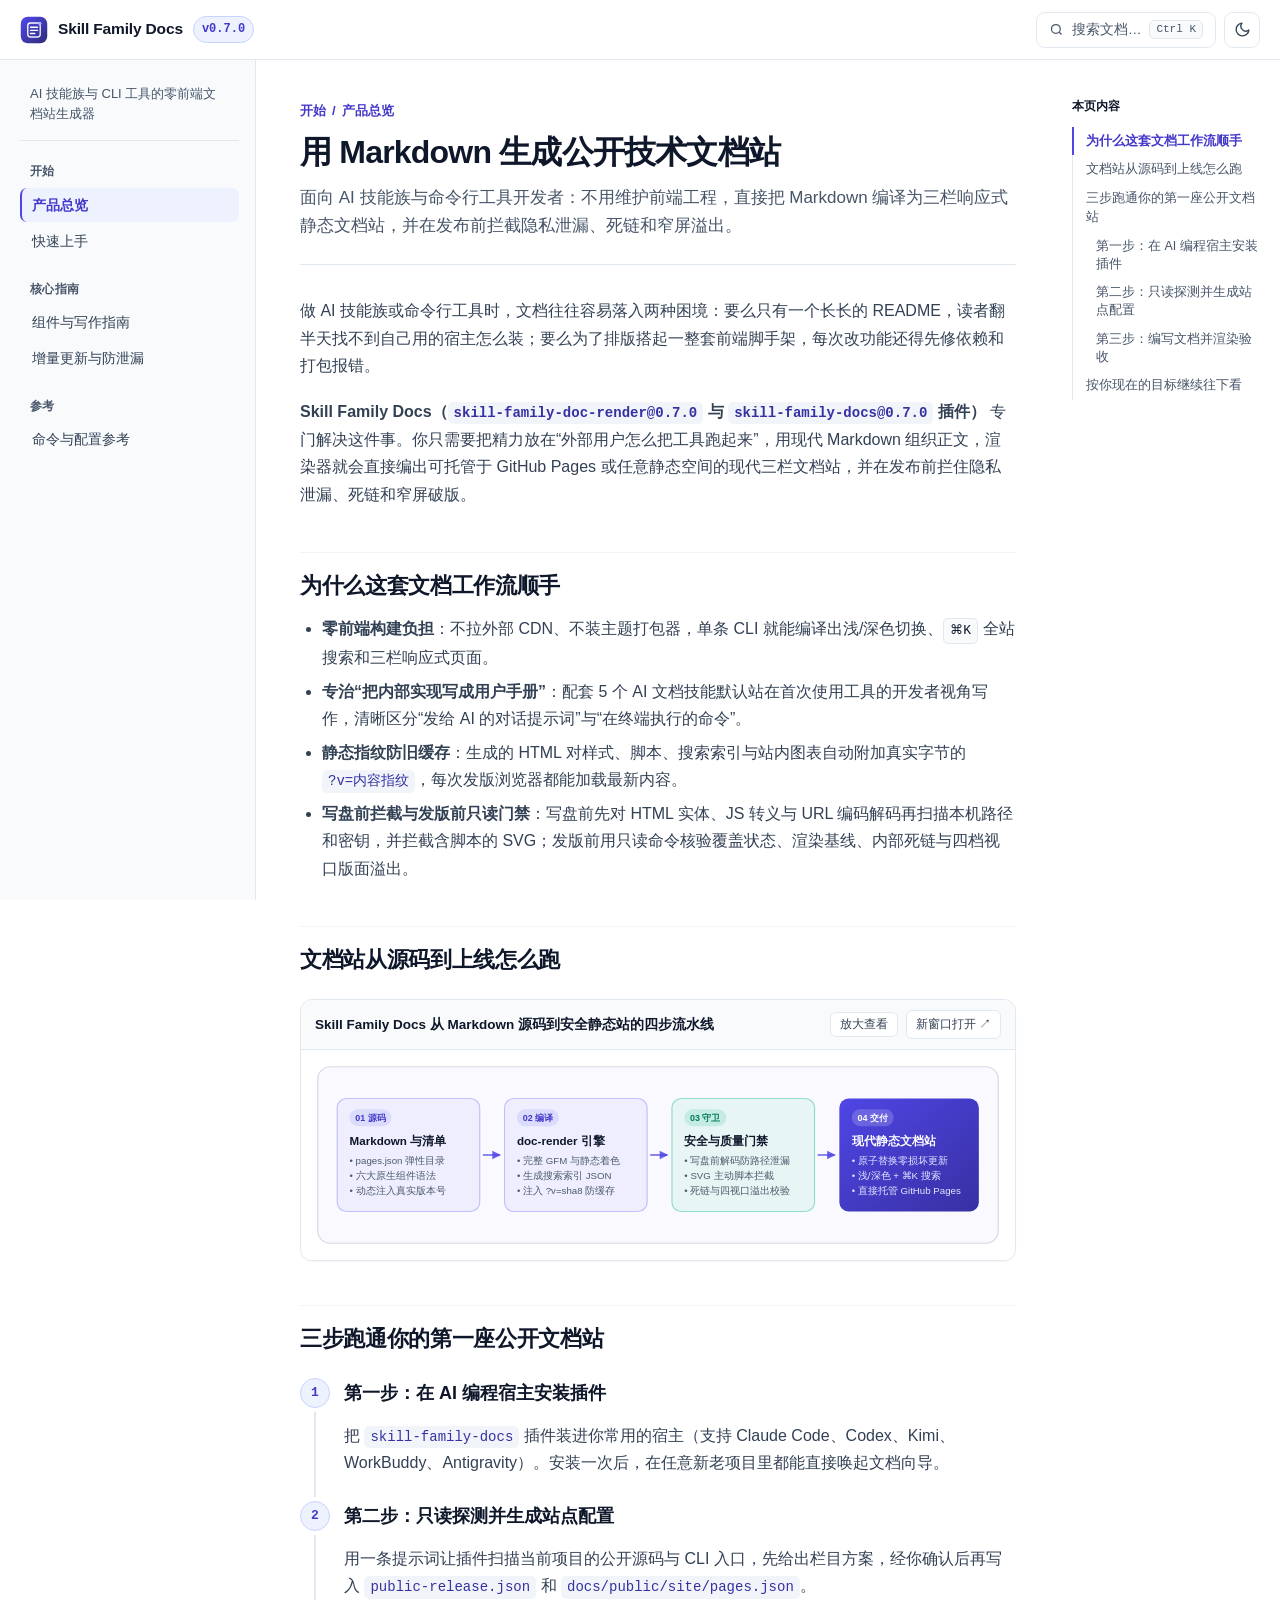
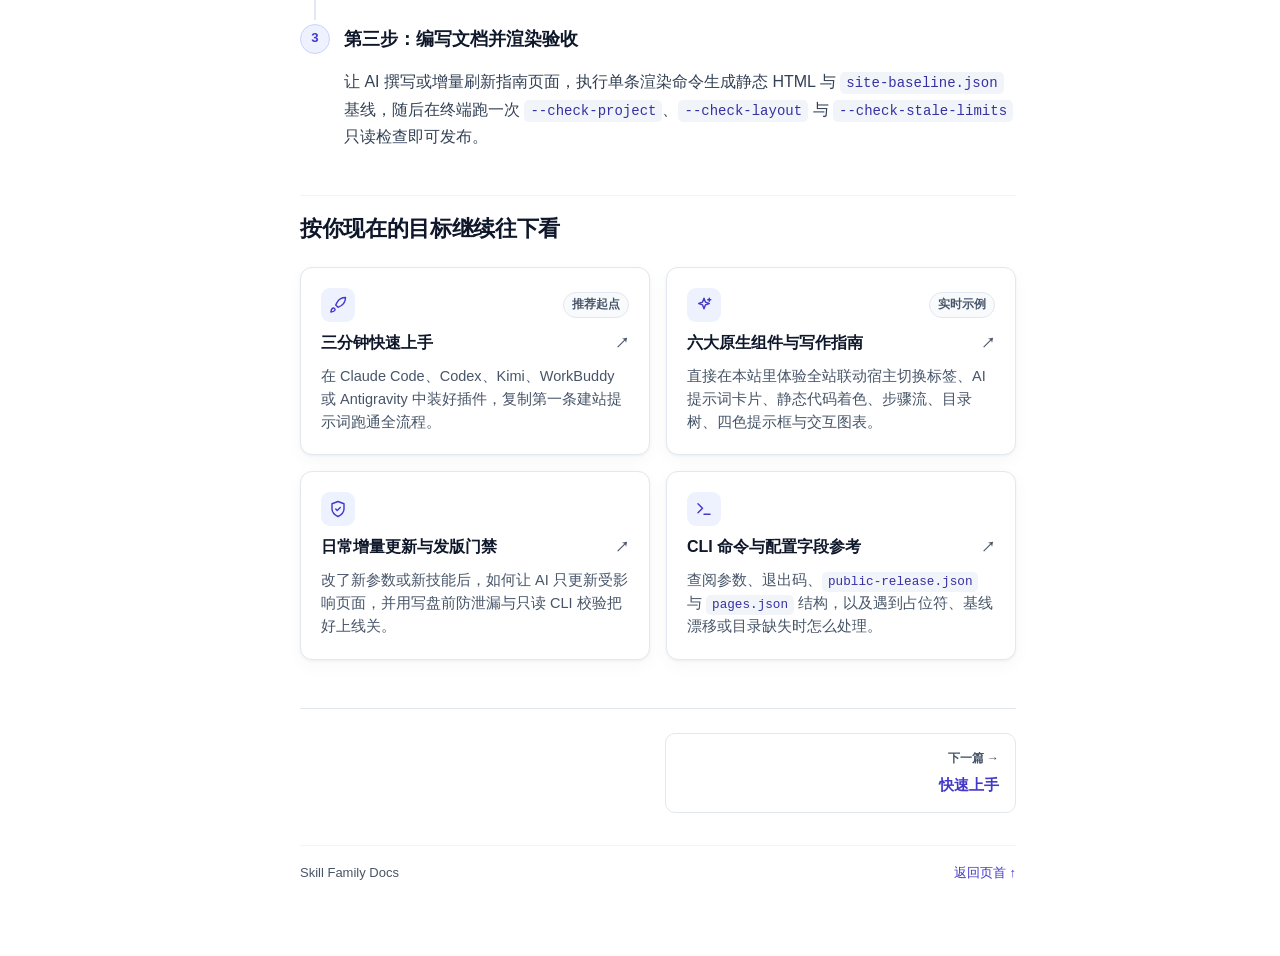
<file: index.html>
<!-- generated by skill-family-doc-render -->
<!doctype html>
<html lang="zh-CN" data-search-index="assets/search-index.json?v=b9dc4f77">
<head>
  <meta charset="utf-8">
  <meta name="viewport" content="width=device-width, initial-scale=1">
  <meta name="description" content="面向 AI 技能族与命令行工具开发者：不用维护前端工程，直接把 Markdown 编译为三栏响应式静态文档站，并在发布前拦截隐私泄漏、死链和窄屏溢出。">
  <title>用 Markdown 生成公开技术文档站 · Skill Family Docs</title>
  <link rel="icon" href="assets/mark.svg?v=90accb38" type="image/svg+xml">
  <link rel="stylesheet" href="assets/theme.css?v=5971a6b2">
  <script src="assets/site.js?v=bc31e30c" defer></script>
</head>
<body>
  <a class="skip-link" href="#doc-main">跳到正文</a>
  <header class="site-header">
    <div class="header-inner">
      <div class="header-left">
        <button class="icon-btn mobile-menu-btn" id="doc-menu-toggle" type="button" aria-label="打开导航目录" aria-controls="doc-mobile-nav" hidden><svg viewBox="0 0 24 24" aria-hidden="true"><path d="M4 7h16M4 12h16M4 17h16"></path></svg></button>
        <a class="brand" href="index.html" aria-label="Skill Family Docs首页">
          <img src="assets/mark.svg?v=90accb38" width="28" height="28" alt="">
          <span class="brand-title">Skill Family Docs</span>
        </a>
        <span class="version-pill">v0.7.0</span>
      </div>
      <div class="header-tools">
        <button class="search-trigger" id="doc-search-toggle" type="button" aria-label="搜索文档" aria-controls="doc-search-dialog" hidden><svg viewBox="0 0 24 24" aria-hidden="true"><circle cx="11" cy="11" r="7"></circle><path d="m20 20-3.5-3.5"></path></svg><span class="search-trigger-text">搜索文档…</span><kbd>Ctrl K</kbd></button>
        <button class="icon-btn" id="doc-theme-toggle" type="button" aria-label="切换浅色或深色主题" hidden><svg class="icon-sun" viewBox="0 0 24 24" aria-hidden="true"><circle cx="12" cy="12" r="4"></circle><path d="M12 2v2m0 16v2M4.93 4.93l1.41 1.41m11.32 11.32 1.41 1.41M2 12h2m16 0h2M4.93 19.07l1.41-1.41m11.32-11.32 1.41-1.41"></path></svg><svg class="icon-moon" viewBox="0 0 24 24" aria-hidden="true"><path d="M21 12.8A9 9 0 1 1 11.2 3 7 7 0 0 0 21 12.8Z"></path></svg></button>
      </div>
    </div>
  </header>
  <div class="doc-shell">
    <aside class="sidebar" aria-label="文档目录">
      <p class="sidebar-summary">AI 技能族与 CLI 工具的零前端文档站生成器</p>
      <nav id="doc-desktop-nav" aria-label="文档导航"><div class="nav-group"><p class="nav-group-title">开始</p><a class="nav-link" href="index.html" aria-current="page">产品总览</a><a class="nav-link" href="quickstart.html">快速上手</a></div><div class="nav-group"><p class="nav-group-title">核心指南</p><a class="nav-link" href="components-and-authoring.html">组件与写作指南</a><a class="nav-link" href="update-and-gates.html">增量更新与防泄漏</a></div><div class="nav-group"><p class="nav-group-title">参考</p><a class="nav-link" href="cli-and-config.html">命令与配置参考</a></div></nav>
    </aside>
    <main id="doc-main" class="doc-main" tabindex="-1">
      <div id="content" aria-hidden="true"></div>
      <details class="mobile-fallback" id="doc-mobile-fallback">
        <summary>文档目录</summary>
        <nav aria-label="窄屏文档目录"><div class="nav-group"><p class="nav-group-title">开始</p><a class="nav-link" href="index.html" aria-current="page">产品总览</a><a class="nav-link" href="quickstart.html">快速上手</a></div><div class="nav-group"><p class="nav-group-title">核心指南</p><a class="nav-link" href="components-and-authoring.html">组件与写作指南</a><a class="nav-link" href="update-and-gates.html">增量更新与防泄漏</a></div><div class="nav-group"><p class="nav-group-title">参考</p><a class="nav-link" href="cli-and-config.html">命令与配置参考</a></div></nav>
      </details>
      <article id="index" class="doc-article">
        <header class="page-header">
          <div class="breadcrumb"><span>开始</span><span aria-hidden="true">/</span><span>产品总览</span></div>
          <h1>用 Markdown 生成公开技术文档站</h1>
          <p class="page-summary">面向 AI 技能族与命令行工具开发者：不用维护前端工程，直接把 Markdown 编译为三栏响应式静态文档站，并在发布前拦截隐私泄漏、死链和窄屏溢出。</p>
        </header>
        <p>做 AI 技能族或命令行工具时，文档往往容易落入两种困境：要么只有一个长长的 README，读者翻半天找不到自己用的宿主怎么装；要么为了排版搭起一整套前端脚手架，每次改功能还得先修依赖和打包报错。</p>
<p><strong>Skill Family Docs（<code>skill-family-doc-render@0.7.0</code> 与 <code>skill-family-docs@0.7.0</code> 插件）</strong> 专门解决这件事。你只需要把精力放在“外部用户怎么把工具跑起来”，用现代 Markdown 组织正文，渲染器就会直接编出可托管于 GitHub Pages 或任意静态空间的现代三栏文档站，并在发布前拦住隐私泄漏、死链和窄屏破版。</p>
<h2 id="why-skill-family-docs" tabindex="-1">为什么这套文档工作流顺手<a class="heading-anchor" href="#why-skill-family-docs" data-copy-link="why-skill-family-docs" aria-label="复制本节链接" title="复制链接">#</a></h2>
<ul><li><strong>零前端构建负担</strong>：不拉外部 CDN、不装主题打包器，单条 CLI 就能编译出浅/深色切换、<kbd>⌘K</kbd> 全站搜索和三栏响应式页面。</li><li><strong>专治“把内部实现写成用户手册”</strong>：配套 5 个 AI 文档技能默认站在首次使用工具的开发者视角写作，清晰区分“发给 AI 的对话提示词”与“在终端执行的命令”。</li><li><strong>静态指纹防旧缓存</strong>：生成的 HTML 对样式、脚本、搜索索引与站内图表自动附加真实字节的 <code>?v=内容指纹</code>，每次发版浏览器都能加载最新内容。</li><li><strong>写盘前拦截与发版前只读门禁</strong>：写盘前先对 HTML 实体、JS 转义与 URL 编码解码再扫描本机路径和密钥，并拦截含脚本的 SVG；发版前用只读命令核验覆盖状态、渲染基线、内部死链与四档视口版面溢出。</li></ul>
<h2 id="how-it-works" tabindex="-1">文档站从源码到上线怎么跑<a class="heading-anchor" href="#how-it-works" data-copy-link="how-it-works" aria-label="复制本节链接" title="复制链接">#</a></h2>
<figure class="diagram-frame"><div class="diagram-head"><span class="diagram-title">Skill Family Docs 从 Markdown 源码到安全静态站的四步流水线</span><div class="diagram-actions"><button class="diagram-action-btn" type="button" data-diagram-expand="assets/diagrams/workflow.svg?v=bb3dc057" data-diagram-kind="svg" data-diagram-title="Skill Family Docs 从 Markdown 源码到安全静态站的四步流水线" hidden>放大查看</button><a class="diagram-action-btn" href="assets/diagrams/workflow.svg?v=bb3dc057" target="_blank" rel="noopener noreferrer">新窗口打开 ↗</a></div></div><div class="diagram-body"><img src="assets/diagrams/workflow.svg?v=bb3dc057" alt="Skill Family Docs 从 Markdown 源码到安全静态站的四步流水线" loading="lazy"></div></figure>
<h2 id="three-steps-overview" tabindex="-1">三步跑通你的第一座公开文档站<a class="heading-anchor" href="#three-steps-overview" data-copy-link="three-steps-overview" aria-label="复制本节链接" title="复制链接">#</a></h2>
<ol class="doc-steps"><li class="doc-step"><span class="step-num" aria-hidden="true">1</span><div class="step-body"><h3 class="step-title" id="overview-step-1" tabindex="-1">第一步：在 AI 编程宿主安装插件</h3><p>把 <code>skill-family-docs</code> 插件装进你常用的宿主（支持 Claude Code、Codex、Kimi、WorkBuddy、Antigravity）。安装一次后，在任意新老项目里都能直接唤起文档向导。</p></div></li><li class="doc-step"><span class="step-num" aria-hidden="true">2</span><div class="step-body"><h3 class="step-title" id="overview-step-2" tabindex="-1">第二步：只读探测并生成站点配置</h3><p>用一条提示词让插件扫描当前项目的公开源码与 CLI 入口，先给出栏目方案，经你确认后再写入 <code>public-release.json</code> 和 <code>docs/public/site/pages.json</code>。</p></div></li><li class="doc-step"><span class="step-num" aria-hidden="true">3</span><div class="step-body"><h3 class="step-title" id="overview-step-3" tabindex="-1">第三步：编写文档并渲染验收</h3><p>让 AI 撰写或增量刷新指南页面，执行单条渲染命令生成静态 HTML 与 <code>site-baseline.json</code> 基线，随后在终端跑一次 <code>--check-project</code>、<code>--check-layout</code> 与 <code>--check-stale-limits</code> 只读检查即可发布。</p></div></li></ol>
<h2 id="explore-next" tabindex="-1">按你现在的目标继续往下看<a class="heading-anchor" href="#explore-next" data-copy-link="explore-next" aria-label="复制本节链接" title="复制链接">#</a></h2>
<div class="doc-cards"><a class="doc-card is-link" href="quickstart.html"><div class="doc-card-head"><span class="doc-card-icon" aria-hidden="true"><svg viewBox="0 0 24 24" aria-hidden="true"><path d="M4.5 16.5c-1.5 1.26-2 5-2 5s3.74-.5 5-2c.71-.84.7-2.13-.09-2.91a2.18 2.18 0 0 0-2.91-.09Z"></path><path d="m12 15-3-3a22 22 0 0 1 2-3.95A12.88 12.88 0 0 1 22 2c0 2.72-.78 7.5-6 11a22.35 22.35 0 0 1-4 2Z"></path></svg></span><span class="doc-card-badge">推荐起点</span></div><h3 class="doc-card-title"><span>三分钟快速上手</span><span class="doc-card-arrow" aria-hidden="true">↗</span></h3><div class="doc-card-body"><p>在 Claude Code、Codex、Kimi、WorkBuddy 或 Antigravity 中装好插件，复制第一条建站提示词跑通全流程。</p></div></a><a class="doc-card is-link" href="components-and-authoring.html"><div class="doc-card-head"><span class="doc-card-icon" aria-hidden="true"><svg viewBox="0 0 24 24" aria-hidden="true"><path d="m12 3 1.9 5.1L19 10l-5.1 1.9L12 17l-1.9-5.1L5 10l5.1-1.9Z"></path><path d="M19 3v4M21 5h-4"></path></svg></span><span class="doc-card-badge">实时示例</span></div><h3 class="doc-card-title"><span>六大原生组件与写作指南</span><span class="doc-card-arrow" aria-hidden="true">↗</span></h3><div class="doc-card-body"><p>直接在本站里体验全站联动宿主切换标签、AI 提示词卡片、静态代码着色、步骤流、目录树、四色提示框与交互图表。</p></div></a><a class="doc-card is-link" href="update-and-gates.html"><div class="doc-card-head"><span class="doc-card-icon" aria-hidden="true"><svg viewBox="0 0 24 24" aria-hidden="true"><path d="M12 22s8-4 8-10V5l-8-3-8 3v7c0 6 8 10 8 10Z"></path><path d="m9 12 2 2 4-4"></path></svg></span></div><h3 class="doc-card-title"><span>日常增量更新与发版门禁</span><span class="doc-card-arrow" aria-hidden="true">↗</span></h3><div class="doc-card-body"><p>改了新参数或新技能后，如何让 AI 只更新受影响页面，并用写盘前防泄漏与只读 CLI 校验把好上线关。</p></div></a><a class="doc-card is-link" href="cli-and-config.html"><div class="doc-card-head"><span class="doc-card-icon" aria-hidden="true"><svg viewBox="0 0 24 24" aria-hidden="true"><polyline points="4 17 10 11 4 5"></polyline><line x1="12" y1="19" x2="20" y2="19"></line></svg></span></div><h3 class="doc-card-title"><span>CLI 命令与配置字段参考</span><span class="doc-card-arrow" aria-hidden="true">↗</span></h3><div class="doc-card-body"><p>查阅参数、退出码、<code>public-release.json</code> 与 <code>pages.json</code> 结构，以及遇到占位符、基线漂移或目录缺失时怎么处理。</p></div></a></div>
        <nav class="page-pager" aria-label="文档翻页"><a class="pager-link is-next" href="quickstart.html" rel="next"><span class="pager-dir">下一篇 →</span><span class="pager-title">快速上手</span></a></nav>
      </article>
      <footer class="article-footer">
        <span>Skill Family Docs</span>
        <a href="#doc-main">返回页首 ↑</a>
      </footer>
    </main>
    <aside class="page-outline" aria-label="页内目录"><p class="outline-label">本页内容</p><nav class="outline-nav" id="doc-page-toc" aria-label="本页内容"><a class="toc-level-2" href="#why-skill-family-docs">为什么这套文档工作流顺手</a><a class="toc-level-2" href="#how-it-works">文档站从源码到上线怎么跑</a><a class="toc-level-2" href="#three-steps-overview">三步跑通你的第一座公开文档站</a><a class="toc-level-3" href="#overview-step-1">第一步：在 AI 编程宿主安装插件</a><a class="toc-level-3" href="#overview-step-2">第二步：只读探测并生成站点配置</a><a class="toc-level-3" href="#overview-step-3">第三步：编写文档并渲染验收</a><a class="toc-level-2" href="#explore-next">按你现在的目标继续往下看</a></nav></aside>
  </div>
  <dialog class="doc-dialog" id="doc-search-dialog" aria-labelledby="doc-search-title">
    <div class="search-dialog-head"><svg viewBox="0 0 24 24" aria-hidden="true"><circle cx="11" cy="11" r="7"></circle><path d="m20 20-3.5-3.5"></path></svg><h2 id="doc-search-title" class="sr-only">搜索文档</h2><input id="doc-search-input" type="search" placeholder="搜索文档、命令、组件或关键字…" autocomplete="off" aria-label="搜索文档"><button class="dialog-close" id="doc-close-search" type="button" aria-label="关闭搜索">Esc</button></div>
    <p class="search-count" id="doc-search-count" role="status"></p>
    <div class="search-results" id="doc-search-results"></div>
    <p class="sr-only" id="doc-search-active" aria-live="polite"></p>
    <div class="search-help"><span>↑ ↓ 选择 · Enter 跳转</span><span>Esc 关闭</span></div>
  </dialog>
  <dialog class="mobile-nav-dialog" id="doc-mobile-nav" aria-labelledby="doc-menu-title">
    <div class="mobile-nav-head"><strong id="doc-menu-title">Skill Family Docs</strong><button class="dialog-close" id="doc-close-menu" type="button">关闭</button></div>
    <nav class="mobile-nav-body" aria-label="移动端文档目录"><div class="nav-group"><p class="nav-group-title">开始</p><a class="nav-link" href="index.html" aria-current="page">产品总览</a><a class="nav-link" href="quickstart.html">快速上手</a></div><div class="nav-group"><p class="nav-group-title">核心指南</p><a class="nav-link" href="components-and-authoring.html">组件与写作指南</a><a class="nav-link" href="update-and-gates.html">增量更新与防泄漏</a></div><div class="nav-group"><p class="nav-group-title">参考</p><a class="nav-link" href="cli-and-config.html">命令与配置参考</a></div></nav>
  </dialog>
  <dialog class="diagram-dialog" id="doc-diagram-dialog" aria-labelledby="doc-diagram-dialog-title">
    <div class="diagram-dialog-head"><strong id="doc-diagram-dialog-title">图表预览</strong><button class="dialog-close" id="doc-close-diagram" type="button">关闭</button></div>
    <div class="diagram-dialog-body" id="doc-diagram-dialog-body"></div>
  </dialog>
  <div class="toast" id="doc-toast" role="status" aria-live="polite"></div>
</body>
</html>
</file>
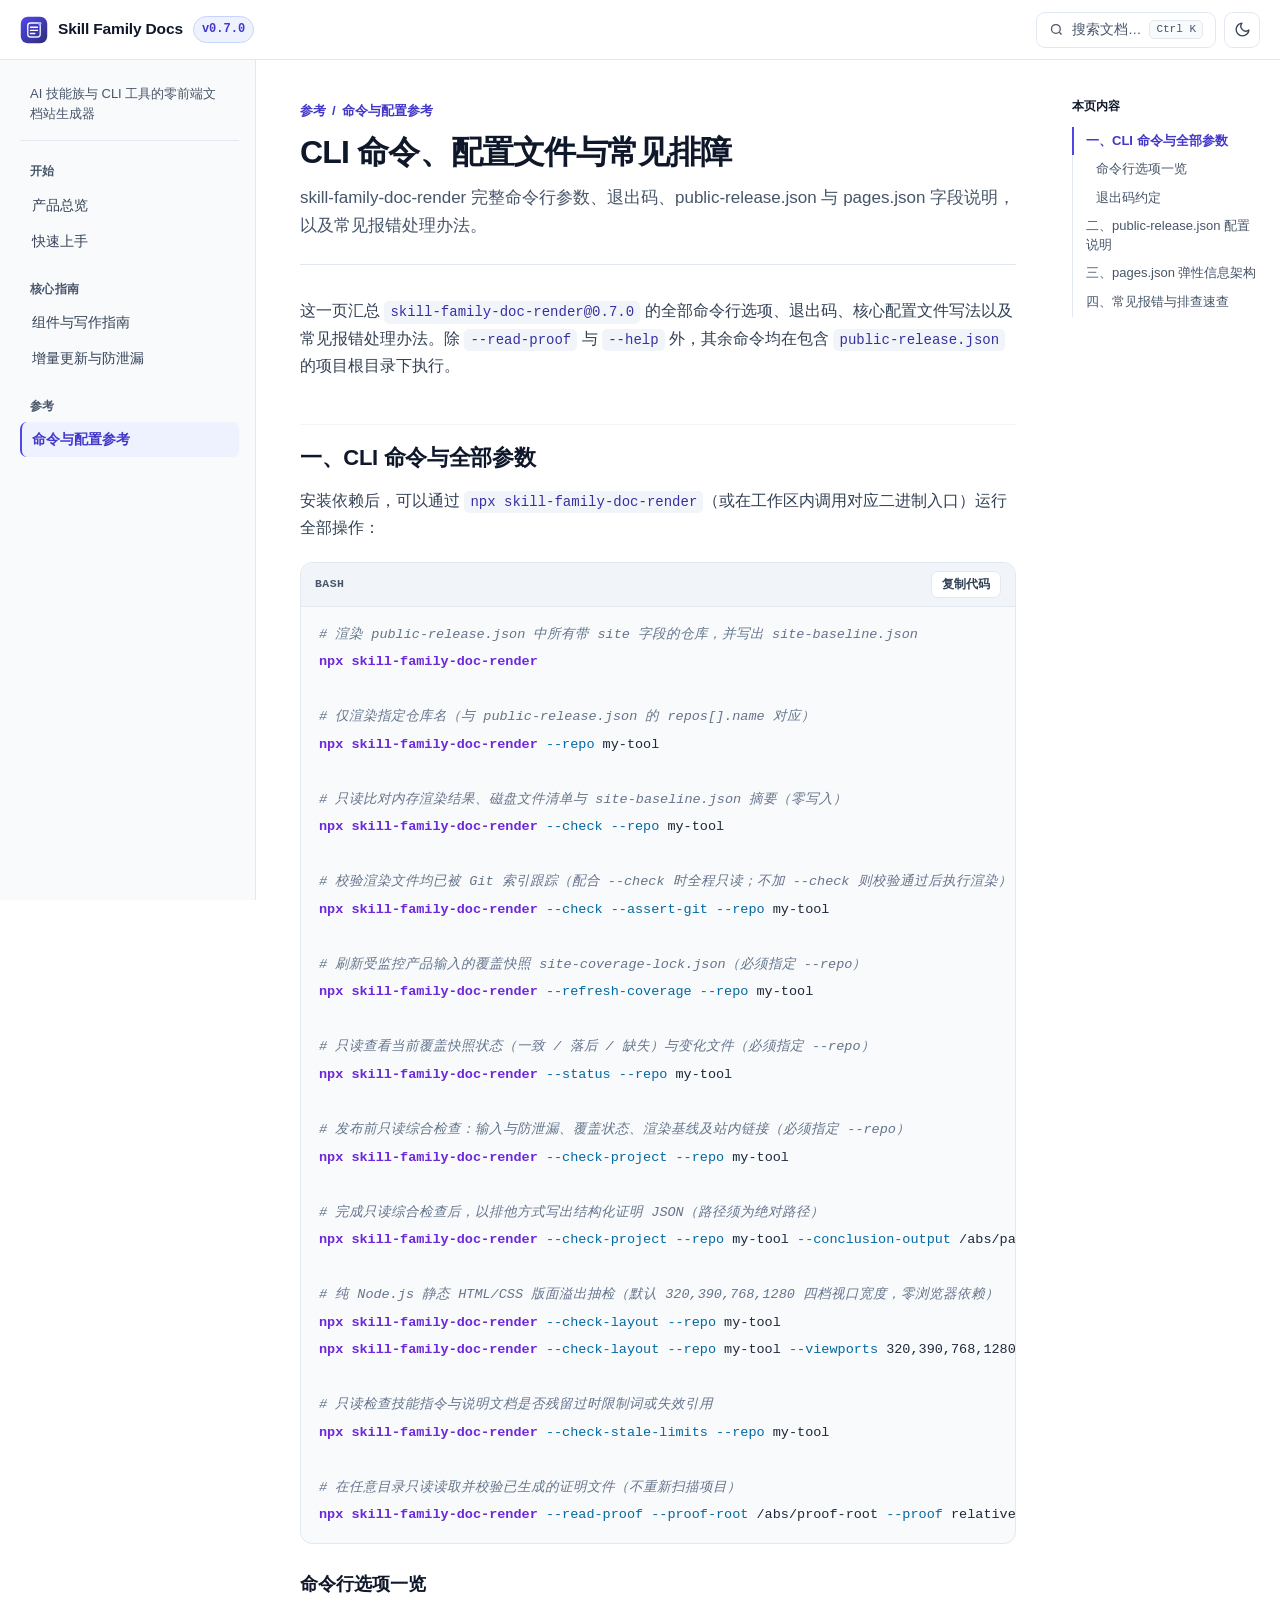
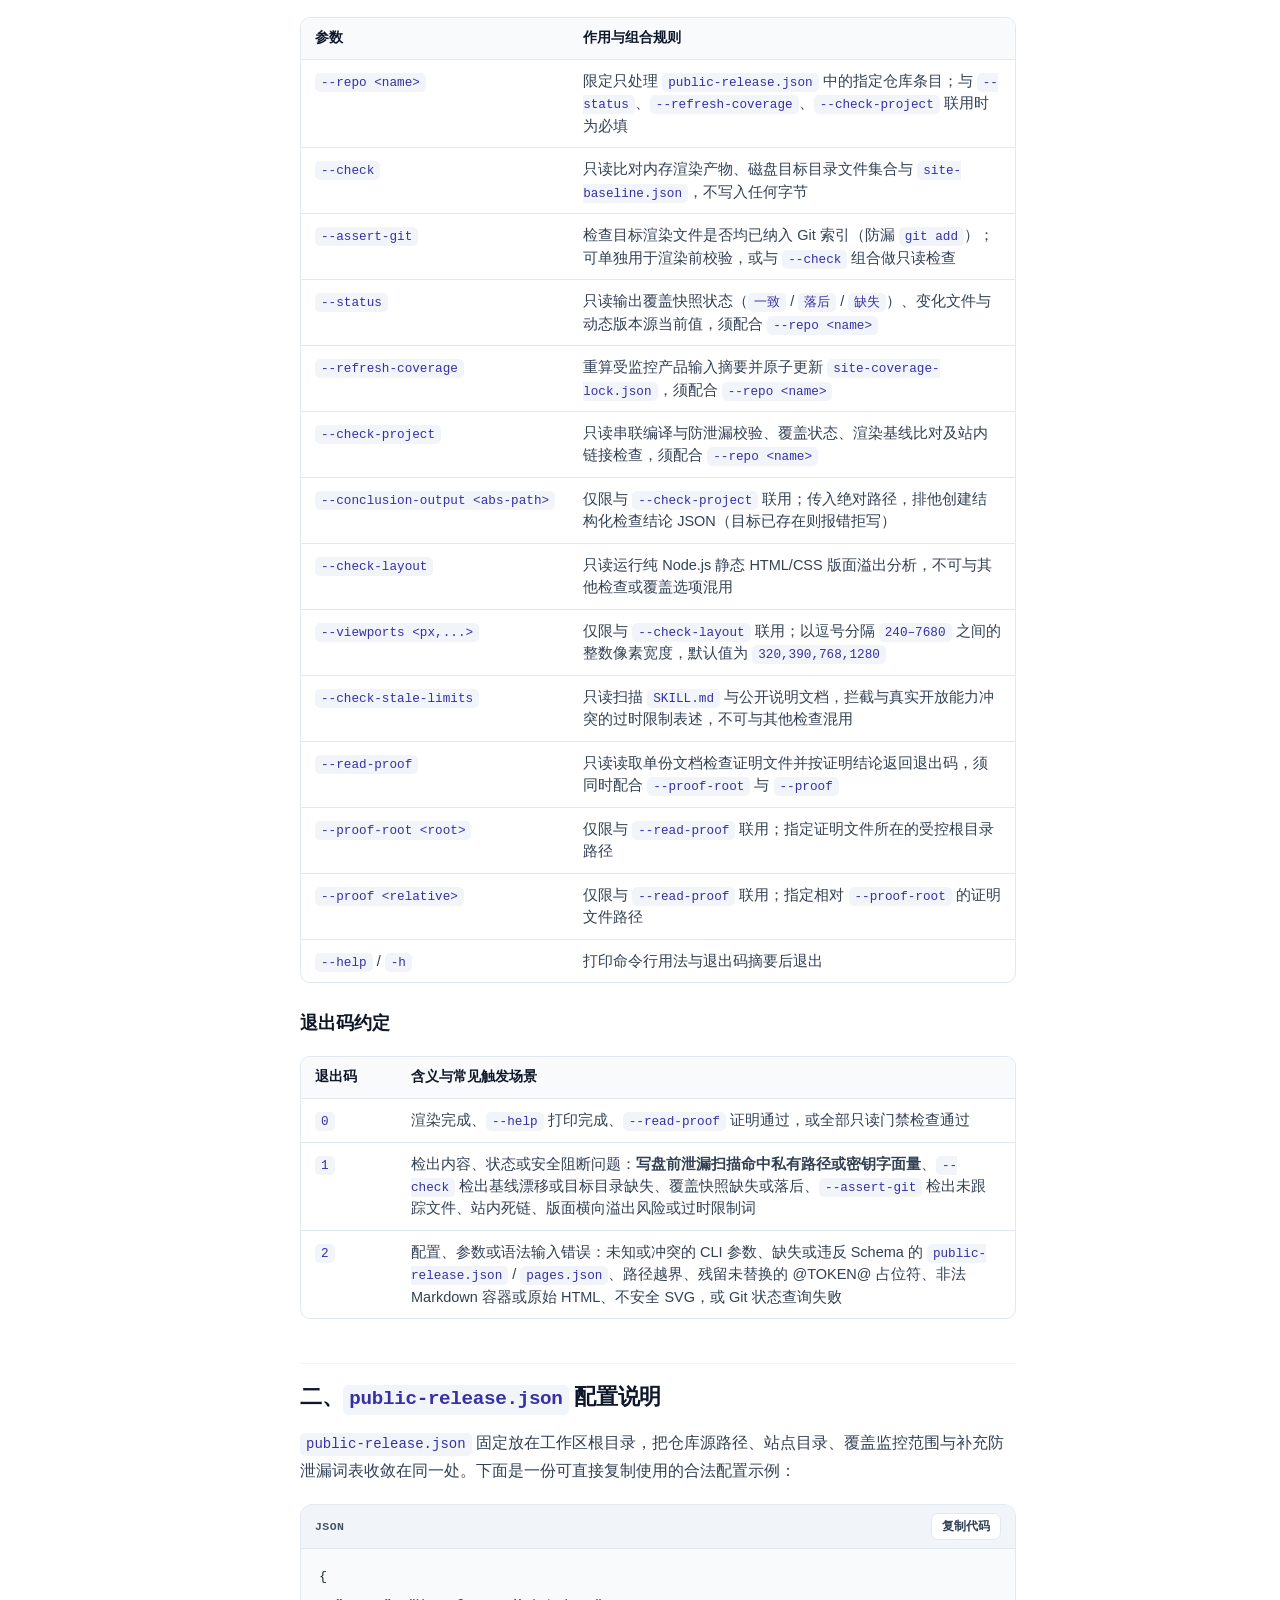
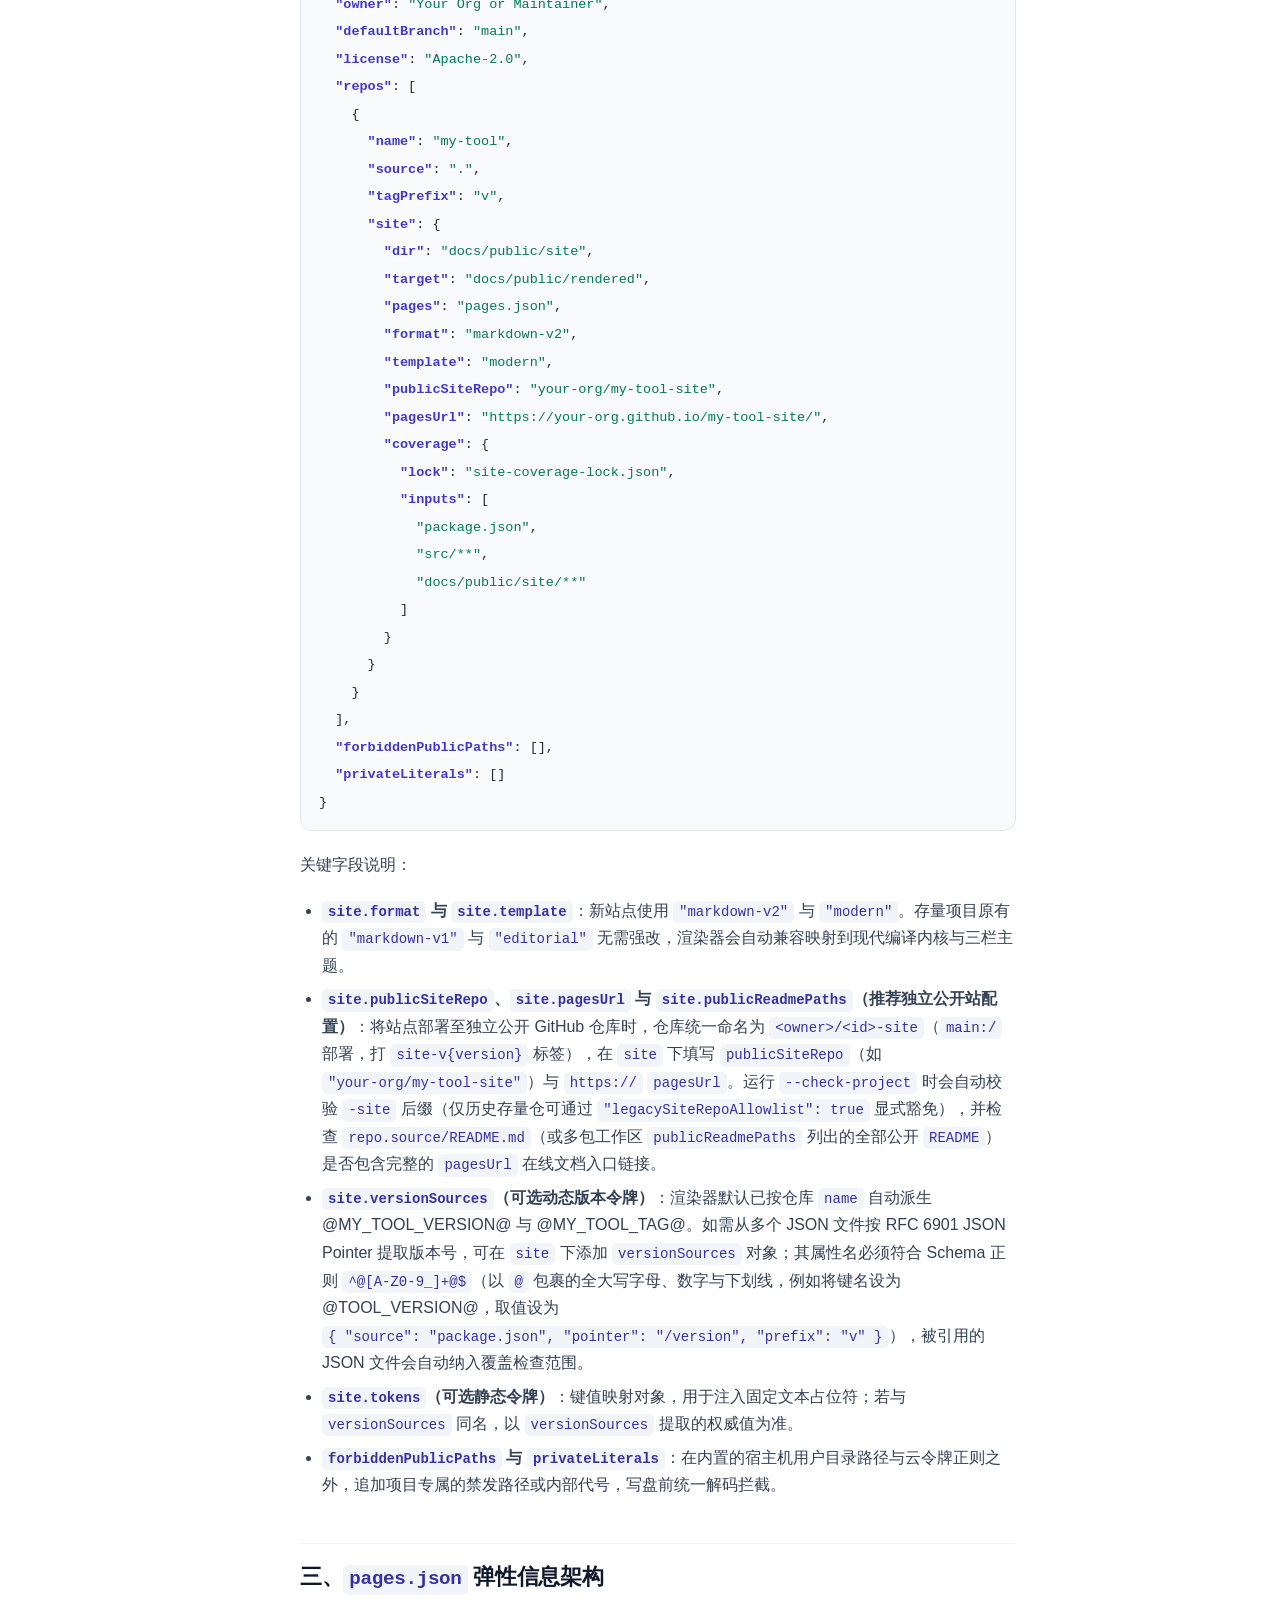
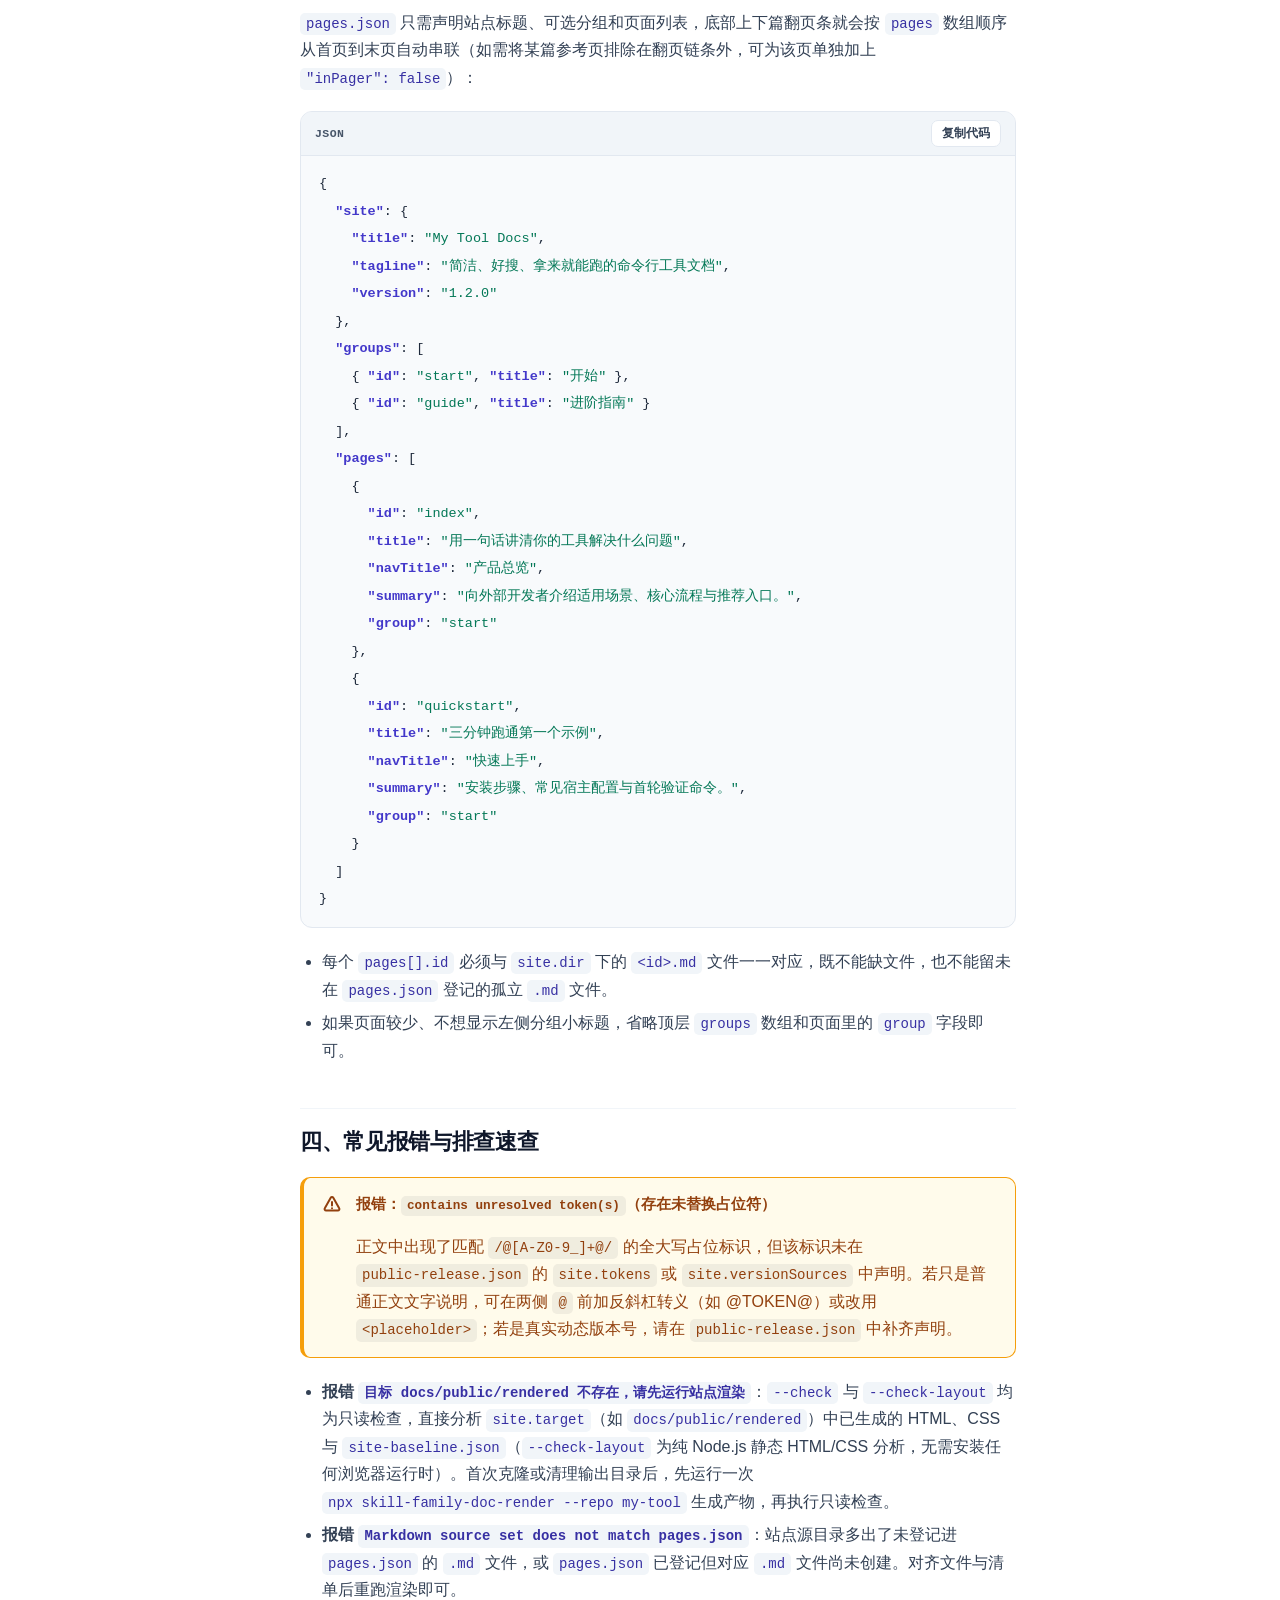
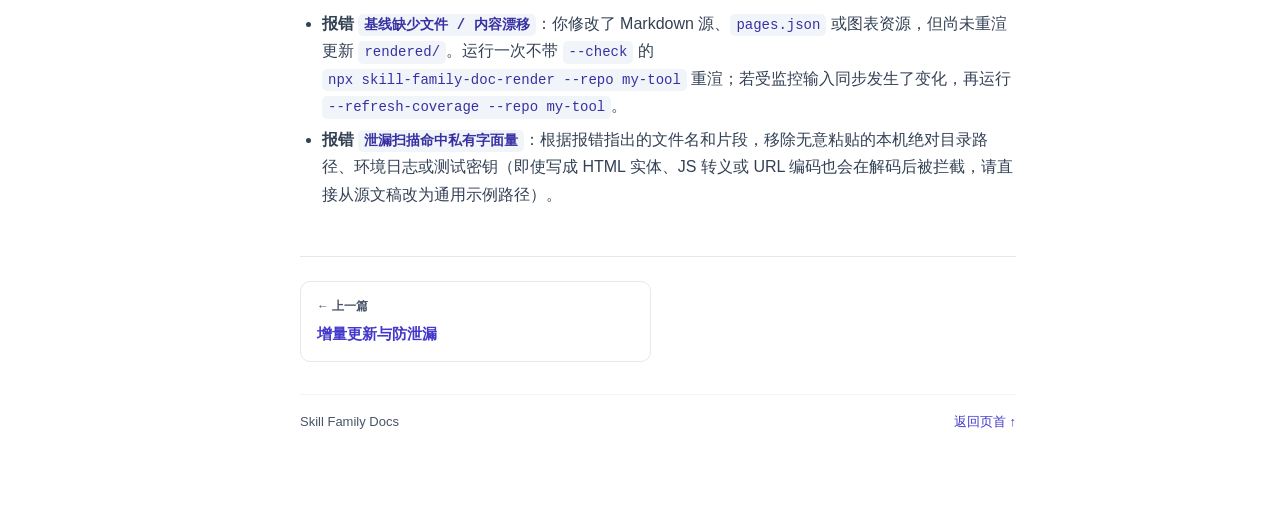
<file: cli-and-config.html>
<!-- generated by skill-family-doc-render -->
<!doctype html>
<html lang="zh-CN" data-search-index="assets/search-index.json?v=b9dc4f77">
<head>
  <meta charset="utf-8">
  <meta name="viewport" content="width=device-width, initial-scale=1">
  <meta name="description" content="skill-family-doc-render 完整命令行参数、退出码、public-release.json 与 pages.json 字段说明，以及常见报错处理办法。">
  <title>CLI 命令、配置文件与常见排障 · Skill Family Docs</title>
  <link rel="icon" href="assets/mark.svg?v=90accb38" type="image/svg+xml">
  <link rel="stylesheet" href="assets/theme.css?v=5971a6b2">
  <script src="assets/site.js?v=bc31e30c" defer></script>
</head>
<body>
  <a class="skip-link" href="#doc-main">跳到正文</a>
  <header class="site-header">
    <div class="header-inner">
      <div class="header-left">
        <button class="icon-btn mobile-menu-btn" id="doc-menu-toggle" type="button" aria-label="打开导航目录" aria-controls="doc-mobile-nav" hidden><svg viewBox="0 0 24 24" aria-hidden="true"><path d="M4 7h16M4 12h16M4 17h16"></path></svg></button>
        <a class="brand" href="index.html" aria-label="Skill Family Docs首页">
          <img src="assets/mark.svg?v=90accb38" width="28" height="28" alt="">
          <span class="brand-title">Skill Family Docs</span>
        </a>
        <span class="version-pill">v0.7.0</span>
      </div>
      <div class="header-tools">
        <button class="search-trigger" id="doc-search-toggle" type="button" aria-label="搜索文档" aria-controls="doc-search-dialog" hidden><svg viewBox="0 0 24 24" aria-hidden="true"><circle cx="11" cy="11" r="7"></circle><path d="m20 20-3.5-3.5"></path></svg><span class="search-trigger-text">搜索文档…</span><kbd>Ctrl K</kbd></button>
        <button class="icon-btn" id="doc-theme-toggle" type="button" aria-label="切换浅色或深色主题" hidden><svg class="icon-sun" viewBox="0 0 24 24" aria-hidden="true"><circle cx="12" cy="12" r="4"></circle><path d="M12 2v2m0 16v2M4.93 4.93l1.41 1.41m11.32 11.32 1.41 1.41M2 12h2m16 0h2M4.93 19.07l1.41-1.41m11.32-11.32 1.41-1.41"></path></svg><svg class="icon-moon" viewBox="0 0 24 24" aria-hidden="true"><path d="M21 12.8A9 9 0 1 1 11.2 3 7 7 0 0 0 21 12.8Z"></path></svg></button>
      </div>
    </div>
  </header>
  <div class="doc-shell">
    <aside class="sidebar" aria-label="文档目录">
      <p class="sidebar-summary">AI 技能族与 CLI 工具的零前端文档站生成器</p>
      <nav id="doc-desktop-nav" aria-label="文档导航"><div class="nav-group"><p class="nav-group-title">开始</p><a class="nav-link" href="index.html">产品总览</a><a class="nav-link" href="quickstart.html">快速上手</a></div><div class="nav-group"><p class="nav-group-title">核心指南</p><a class="nav-link" href="components-and-authoring.html">组件与写作指南</a><a class="nav-link" href="update-and-gates.html">增量更新与防泄漏</a></div><div class="nav-group"><p class="nav-group-title">参考</p><a class="nav-link" href="cli-and-config.html" aria-current="page">命令与配置参考</a></div></nav>
    </aside>
    <main id="doc-main" class="doc-main" tabindex="-1">
      <div id="content" aria-hidden="true"></div>
      <details class="mobile-fallback" id="doc-mobile-fallback">
        <summary>文档目录</summary>
        <nav aria-label="窄屏文档目录"><div class="nav-group"><p class="nav-group-title">开始</p><a class="nav-link" href="index.html">产品总览</a><a class="nav-link" href="quickstart.html">快速上手</a></div><div class="nav-group"><p class="nav-group-title">核心指南</p><a class="nav-link" href="components-and-authoring.html">组件与写作指南</a><a class="nav-link" href="update-and-gates.html">增量更新与防泄漏</a></div><div class="nav-group"><p class="nav-group-title">参考</p><a class="nav-link" href="cli-and-config.html" aria-current="page">命令与配置参考</a></div></nav>
      </details>
      <article id="cli-and-config" class="doc-article">
        <header class="page-header">
          <div class="breadcrumb"><span>参考</span><span aria-hidden="true">/</span><span>命令与配置参考</span></div>
          <h1>CLI 命令、配置文件与常见排障</h1>
          <p class="page-summary">skill-family-doc-render 完整命令行参数、退出码、public-release.json 与 pages.json 字段说明，以及常见报错处理办法。</p>
        </header>
        <p>这一页汇总 <code>skill-family-doc-render@0.7.0</code> 的全部命令行选项、退出码、核心配置文件写法以及常见报错处理办法。除 <code>--read-proof</code> 与 <code>--help</code> 外，其余命令均在包含 <code>public-release.json</code> 的项目根目录下执行。</p>
<h2 id="cli-reference" tabindex="-1">一、CLI 命令与全部参数<a class="heading-anchor" href="#cli-reference" data-copy-link="cli-reference" aria-label="复制本节链接" title="复制链接">#</a></h2>
<p>安装依赖后，可以通过 <code>npx skill-family-doc-render</code>（或在工作区内调用对应二进制入口）运行全部操作：</p>
<div class="code-card"><div class="code-head"><span class="code-lang">bash</span><button class="copy-btn" type="button" data-copy="doc-code-0" hidden>复制代码</button></div><pre tabindex="0"><code id="doc-code-0"><span class="tok-comment"># 渲染 public-release.json 中所有带 site 字段的仓库，并写出 site-baseline.json</span>
<span class="tok-keyword">npx</span> <span class="tok-keyword">skill-family-doc-render</span>

<span class="tok-comment"># 仅渲染指定仓库名（与 public-release.json 的 repos[].name 对应）</span>
<span class="tok-keyword">npx</span> <span class="tok-keyword">skill-family-doc-render</span> <span class="tok-flag">--repo</span> my-tool

<span class="tok-comment"># 只读比对内存渲染结果、磁盘文件清单与 site-baseline.json 摘要（零写入）</span>
<span class="tok-keyword">npx</span> <span class="tok-keyword">skill-family-doc-render</span> <span class="tok-flag">--check</span> <span class="tok-flag">--repo</span> my-tool

<span class="tok-comment"># 校验渲染文件均已被 Git 索引跟踪（配合 --check 时全程只读；不加 --check 则校验通过后执行渲染）</span>
<span class="tok-keyword">npx</span> <span class="tok-keyword">skill-family-doc-render</span> <span class="tok-flag">--check</span> <span class="tok-flag">--assert-git</span> <span class="tok-flag">--repo</span> my-tool

<span class="tok-comment"># 刷新受监控产品输入的覆盖快照 site-coverage-lock.json（必须指定 --repo）</span>
<span class="tok-keyword">npx</span> <span class="tok-keyword">skill-family-doc-render</span> <span class="tok-flag">--refresh-coverage</span> <span class="tok-flag">--repo</span> my-tool

<span class="tok-comment"># 只读查看当前覆盖快照状态（一致 / 落后 / 缺失）与变化文件（必须指定 --repo）</span>
<span class="tok-keyword">npx</span> <span class="tok-keyword">skill-family-doc-render</span> <span class="tok-flag">--status</span> <span class="tok-flag">--repo</span> my-tool

<span class="tok-comment"># 发布前只读综合检查：输入与防泄漏、覆盖状态、渲染基线及站内链接（必须指定 --repo）</span>
<span class="tok-keyword">npx</span> <span class="tok-keyword">skill-family-doc-render</span> <span class="tok-flag">--check-project</span> <span class="tok-flag">--repo</span> my-tool

<span class="tok-comment"># 完成只读综合检查后，以排他方式写出结构化证明 JSON（路径须为绝对路径）</span>
<span class="tok-keyword">npx</span> <span class="tok-keyword">skill-family-doc-render</span> <span class="tok-flag">--check-project</span> <span class="tok-flag">--repo</span> my-tool <span class="tok-flag">--conclusion-output</span> /abs/path/conclusion.json

<span class="tok-comment"># 纯 Node.js 静态 HTML/CSS 版面溢出抽检（默认 320,390,768,1280 四档视口宽度，零浏览器依赖）</span>
<span class="tok-keyword">npx</span> <span class="tok-keyword">skill-family-doc-render</span> <span class="tok-flag">--check-layout</span> <span class="tok-flag">--repo</span> my-tool
<span class="tok-keyword">npx</span> <span class="tok-keyword">skill-family-doc-render</span> <span class="tok-flag">--check-layout</span> <span class="tok-flag">--repo</span> my-tool <span class="tok-flag">--viewports</span> 320,390,768,1280

<span class="tok-comment"># 只读检查技能指令与说明文档是否残留过时限制词或失效引用</span>
<span class="tok-keyword">npx</span> <span class="tok-keyword">skill-family-doc-render</span> <span class="tok-flag">--check-stale-limits</span> <span class="tok-flag">--repo</span> my-tool

<span class="tok-comment"># 在任意目录只读读取并校验已生成的证明文件（不重新扫描项目）</span>
<span class="tok-keyword">npx</span> <span class="tok-keyword">skill-family-doc-render</span> <span class="tok-flag">--read-proof</span> <span class="tok-flag">--proof-root</span> /abs/proof-root <span class="tok-flag">--proof</span> relative/conclusion.json</code></pre></div>
<h3 id="cli-flags" tabindex="-1">命令行选项一览<a class="heading-anchor" href="#cli-flags" data-copy-link="cli-flags" aria-label="复制本节链接" title="复制链接">#</a></h3>
<div class="table-scroll" role="region" tabindex="0" aria-label="内容表格"><table><thead><tr><th scope="col" style="text-align: left">参数</th><th scope="col" style="text-align: left">作用与组合规则</th></tr></thead><tbody><tr><td style="text-align: left"><code>--repo &lt;name&gt;</code></td><td style="text-align: left">限定只处理 <code>public-release.json</code> 中的指定仓库条目；与 <code>--status</code>、<code>--refresh-coverage</code>、<code>--check-project</code> 联用时为必填</td></tr><tr><td style="text-align: left"><code>--check</code></td><td style="text-align: left">只读比对内存渲染产物、磁盘目标目录文件集合与 <code>site-baseline.json</code>，不写入任何字节</td></tr><tr><td style="text-align: left"><code>--assert-git</code></td><td style="text-align: left">检查目标渲染文件是否均已纳入 Git 索引（防漏 <code>git add</code>）；可单独用于渲染前校验，或与 <code>--check</code> 组合做只读检查</td></tr><tr><td style="text-align: left"><code>--status</code></td><td style="text-align: left">只读输出覆盖快照状态（<code>一致</code> / <code>落后</code> / <code>缺失</code>）、变化文件与动态版本源当前值，须配合 <code>--repo &lt;name&gt;</code></td></tr><tr><td style="text-align: left"><code>--refresh-coverage</code></td><td style="text-align: left">重算受监控产品输入摘要并原子更新 <code>site-coverage-lock.json</code>，须配合 <code>--repo &lt;name&gt;</code></td></tr><tr><td style="text-align: left"><code>--check-project</code></td><td style="text-align: left">只读串联编译与防泄漏校验、覆盖状态、渲染基线比对及站内链接检查，须配合 <code>--repo &lt;name&gt;</code></td></tr><tr><td style="text-align: left"><code>--conclusion-output &lt;abs-path&gt;</code></td><td style="text-align: left">仅限与 <code>--check-project</code> 联用；传入绝对路径，排他创建结构化检查结论 JSON（目标已存在则报错拒写）</td></tr><tr><td style="text-align: left"><code>--check-layout</code></td><td style="text-align: left">只读运行纯 Node.js 静态 HTML/CSS 版面溢出分析，不可与其他检查或覆盖选项混用</td></tr><tr><td style="text-align: left"><code>--viewports &lt;px,...&gt;</code></td><td style="text-align: left">仅限与 <code>--check-layout</code> 联用；以逗号分隔 <code>240–7680</code> 之间的整数像素宽度，默认值为 <code>320,390,768,1280</code></td></tr><tr><td style="text-align: left"><code>--check-stale-limits</code></td><td style="text-align: left">只读扫描 <code>SKILL.md</code> 与公开说明文档，拦截与真实开放能力冲突的过时限制表述，不可与其他检查混用</td></tr><tr><td style="text-align: left"><code>--read-proof</code></td><td style="text-align: left">只读读取单份文档检查证明文件并按证明结论返回退出码，须同时配合 <code>--proof-root</code> 与 <code>--proof</code></td></tr><tr><td style="text-align: left"><code>--proof-root &lt;root&gt;</code></td><td style="text-align: left">仅限与 <code>--read-proof</code> 联用；指定证明文件所在的受控根目录路径</td></tr><tr><td style="text-align: left"><code>--proof &lt;relative&gt;</code></td><td style="text-align: left">仅限与 <code>--read-proof</code> 联用；指定相对 <code>--proof-root</code> 的证明文件路径</td></tr><tr><td style="text-align: left"><code>--help</code> / <code>-h</code></td><td style="text-align: left">打印命令行用法与退出码摘要后退出</td></tr></tbody></table></div>
<h3 id="exit-codes" tabindex="-1">退出码约定<a class="heading-anchor" href="#exit-codes" data-copy-link="exit-codes" aria-label="复制本节链接" title="复制链接">#</a></h3>
<div class="table-scroll" role="region" tabindex="0" aria-label="内容表格"><table><thead><tr><th scope="col" style="text-align: left">退出码</th><th scope="col" style="text-align: left">含义与常见触发场景</th></tr></thead><tbody><tr><td style="text-align: left"><code>0</code></td><td style="text-align: left">渲染完成、<code>--help</code> 打印完成、<code>--read-proof</code> 证明通过，或全部只读门禁检查通过</td></tr><tr><td style="text-align: left"><code>1</code></td><td style="text-align: left">检出内容、状态或安全阻断问题：<strong>写盘前泄漏扫描命中私有路径或密钥字面量</strong>、<code>--check</code> 检出基线漂移或目标目录缺失、覆盖快照缺失或落后、<code>--assert-git</code> 检出未跟踪文件、站内死链、版面横向溢出风险或过时限制词</td></tr><tr><td style="text-align: left"><code>2</code></td><td style="text-align: left">配置、参数或语法输入错误：未知或冲突的 CLI 参数、缺失或违反 Schema 的 <code>public-release.json</code> / <code>pages.json</code>、路径越界、残留未替换的 @TOKEN@ 占位符、非法 Markdown 容器或原始 HTML、不安全 SVG，或 Git 状态查询失败</td></tr></tbody></table></div>
<h2 id="config-public-release" tabindex="-1">二、<code>public-release.json</code> 配置说明<a class="heading-anchor" href="#config-public-release" data-copy-link="config-public-release" aria-label="复制本节链接" title="复制链接">#</a></h2>
<p><code>public-release.json</code> 固定放在工作区根目录，把仓库源路径、站点目录、覆盖监控范围与补充防泄漏词表收敛在同一处。下面是一份可直接复制使用的合法配置示例：</p>
<div class="code-card"><div class="code-head"><span class="code-lang">json</span><button class="copy-btn" type="button" data-copy="doc-code-1" hidden>复制代码</button></div><pre tabindex="0"><code id="doc-code-1">{
  <span class="tok-key">&quot;owner&quot;</span>: <span class="tok-string">&quot;Your Org or Maintainer&quot;</span>,
  <span class="tok-key">&quot;defaultBranch&quot;</span>: <span class="tok-string">&quot;main&quot;</span>,
  <span class="tok-key">&quot;license&quot;</span>: <span class="tok-string">&quot;Apache-2.0&quot;</span>,
  <span class="tok-key">&quot;repos&quot;</span>: [
    {
      <span class="tok-key">&quot;name&quot;</span>: <span class="tok-string">&quot;my-tool&quot;</span>,
      <span class="tok-key">&quot;source&quot;</span>: <span class="tok-string">&quot;.&quot;</span>,
      <span class="tok-key">&quot;tagPrefix&quot;</span>: <span class="tok-string">&quot;v&quot;</span>,
      <span class="tok-key">&quot;site&quot;</span>: {
        <span class="tok-key">&quot;dir&quot;</span>: <span class="tok-string">&quot;docs/public/site&quot;</span>,
        <span class="tok-key">&quot;target&quot;</span>: <span class="tok-string">&quot;docs/public/rendered&quot;</span>,
        <span class="tok-key">&quot;pages&quot;</span>: <span class="tok-string">&quot;pages.json&quot;</span>,
        <span class="tok-key">&quot;format&quot;</span>: <span class="tok-string">&quot;markdown-v2&quot;</span>,
        <span class="tok-key">&quot;template&quot;</span>: <span class="tok-string">&quot;modern&quot;</span>,
        <span class="tok-key">&quot;publicSiteRepo&quot;</span>: <span class="tok-string">&quot;your-org/my-tool-site&quot;</span>,
        <span class="tok-key">&quot;pagesUrl&quot;</span>: <span class="tok-string">&quot;https://your-org.github.io/my-tool-site/&quot;</span>,
        <span class="tok-key">&quot;coverage&quot;</span>: {
          <span class="tok-key">&quot;lock&quot;</span>: <span class="tok-string">&quot;site-coverage-lock.json&quot;</span>,
          <span class="tok-key">&quot;inputs&quot;</span>: [
            <span class="tok-string">&quot;package.json&quot;</span>,
            <span class="tok-string">&quot;src/**&quot;</span>,
            <span class="tok-string">&quot;docs/public/site/**&quot;</span>
          ]
        }
      }
    }
  ],
  <span class="tok-key">&quot;forbiddenPublicPaths&quot;</span>: [],
  <span class="tok-key">&quot;privateLiterals&quot;</span>: []
}</code></pre></div>
<p>关键字段说明：</p>
<ul><li><strong><code>site.format</code> 与 <code>site.template</code></strong>：新站点使用 <code>&quot;markdown-v2&quot;</code> 与 <code>&quot;modern&quot;</code>。存量项目原有的 <code>&quot;markdown-v1&quot;</code> 与 <code>&quot;editorial&quot;</code> 无需强改，渲染器会自动兼容映射到现代编译内核与三栏主题。</li><li><strong><code>site.publicSiteRepo</code>、<code>site.pagesUrl</code> 与 <code>site.publicReadmePaths</code>（推荐独立公开站配置）</strong>：将站点部署至独立公开 GitHub 仓库时，仓库统一命名为 <code>&lt;owner&gt;/&lt;id&gt;-site</code>（<code>main:/</code> 部署，打 <code>site-v{version}</code> 标签），在 <code>site</code> 下填写 <code>publicSiteRepo</code>（如 <code>&quot;your-org/my-tool-site&quot;</code>）与 <code>https://</code> <code>pagesUrl</code>。运行 <code>--check-project</code> 时会自动校验 <code>-site</code> 后缀（仅历史存量仓可通过 <code>&quot;legacySiteRepoAllowlist&quot;: true</code> 显式豁免），并检查 <code>repo.source/README.md</code>（或多包工作区 <code>publicReadmePaths</code> 列出的全部公开 <code>README</code>）是否包含完整的 <code>pagesUrl</code> 在线文档入口链接。</li><li><strong><code>site.versionSources</code>（可选动态版本令牌）</strong>：渲染器默认已按仓库 <code>name</code> 自动派生 @MY_TOOL_VERSION@ 与 @MY_TOOL_TAG@。如需从多个 JSON 文件按 RFC 6901 JSON Pointer 提取版本号，可在 <code>site</code> 下添加 <code>versionSources</code> 对象；其属性名必须符合 Schema 正则 <code>^@[A-Z0-9_]+@$</code>（以 <code>@</code> 包裹的全大写字母、数字与下划线，例如将键名设为 @TOOL_VERSION@，取值设为 <code>{ &quot;source&quot;: &quot;package.json&quot;, &quot;pointer&quot;: &quot;/version&quot;, &quot;prefix&quot;: &quot;v&quot; }</code>），被引用的 JSON 文件会自动纳入覆盖检查范围。</li><li><strong><code>site.tokens</code>（可选静态令牌）</strong>：键值映射对象，用于注入固定文本占位符；若与 <code>versionSources</code> 同名，以 <code>versionSources</code> 提取的权威值为准。</li><li><strong><code>forbiddenPublicPaths</code> 与 <code>privateLiterals</code></strong>：在内置的宿主机用户目录路径与云令牌正则之外，追加项目专属的禁发路径或内部代号，写盘前统一解码拦截。</li></ul>
<h2 id="config-pages" tabindex="-1">三、<code>pages.json</code> 弹性信息架构<a class="heading-anchor" href="#config-pages" data-copy-link="config-pages" aria-label="复制本节链接" title="复制链接">#</a></h2>
<p><code>pages.json</code> 只需声明站点标题、可选分组和页面列表，底部上下篇翻页条就会按 <code>pages</code> 数组顺序从首页到末页自动串联（如需将某篇参考页排除在翻页链条外，可为该页单独加上 <code>&quot;inPager&quot;: false</code>）：</p>
<div class="code-card"><div class="code-head"><span class="code-lang">json</span><button class="copy-btn" type="button" data-copy="doc-code-2" hidden>复制代码</button></div><pre tabindex="0"><code id="doc-code-2">{
  <span class="tok-key">&quot;site&quot;</span>: {
    <span class="tok-key">&quot;title&quot;</span>: <span class="tok-string">&quot;My Tool Docs&quot;</span>,
    <span class="tok-key">&quot;tagline&quot;</span>: <span class="tok-string">&quot;简洁、好搜、拿来就能跑的命令行工具文档&quot;</span>,
    <span class="tok-key">&quot;version&quot;</span>: <span class="tok-string">&quot;1.2.0&quot;</span>
  },
  <span class="tok-key">&quot;groups&quot;</span>: [
    { <span class="tok-key">&quot;id&quot;</span>: <span class="tok-string">&quot;start&quot;</span>, <span class="tok-key">&quot;title&quot;</span>: <span class="tok-string">&quot;开始&quot;</span> },
    { <span class="tok-key">&quot;id&quot;</span>: <span class="tok-string">&quot;guide&quot;</span>, <span class="tok-key">&quot;title&quot;</span>: <span class="tok-string">&quot;进阶指南&quot;</span> }
  ],
  <span class="tok-key">&quot;pages&quot;</span>: [
    {
      <span class="tok-key">&quot;id&quot;</span>: <span class="tok-string">&quot;index&quot;</span>,
      <span class="tok-key">&quot;title&quot;</span>: <span class="tok-string">&quot;用一句话讲清你的工具解决什么问题&quot;</span>,
      <span class="tok-key">&quot;navTitle&quot;</span>: <span class="tok-string">&quot;产品总览&quot;</span>,
      <span class="tok-key">&quot;summary&quot;</span>: <span class="tok-string">&quot;向外部开发者介绍适用场景、核心流程与推荐入口。&quot;</span>,
      <span class="tok-key">&quot;group&quot;</span>: <span class="tok-string">&quot;start&quot;</span>
    },
    {
      <span class="tok-key">&quot;id&quot;</span>: <span class="tok-string">&quot;quickstart&quot;</span>,
      <span class="tok-key">&quot;title&quot;</span>: <span class="tok-string">&quot;三分钟跑通第一个示例&quot;</span>,
      <span class="tok-key">&quot;navTitle&quot;</span>: <span class="tok-string">&quot;快速上手&quot;</span>,
      <span class="tok-key">&quot;summary&quot;</span>: <span class="tok-string">&quot;安装步骤、常见宿主配置与首轮验证命令。&quot;</span>,
      <span class="tok-key">&quot;group&quot;</span>: <span class="tok-string">&quot;start&quot;</span>
    }
  ]
}</code></pre></div>
<ul><li>每个 <code>pages[].id</code> 必须与 <code>site.dir</code> 下的 <code>&lt;id&gt;.md</code> 文件一一对应，既不能缺文件，也不能留未在 <code>pages.json</code> 登记的孤立 <code>.md</code> 文件。</li><li>如果页面较少、不想显示左侧分组小标题，省略顶层 <code>groups</code> 数组和页面里的 <code>group</code> 字段即可。</li></ul>
<h2 id="troubleshooting" tabindex="-1">四、常见报错与排查速查<a class="heading-anchor" href="#troubleshooting" data-copy-link="troubleshooting" aria-label="复制本节链接" title="复制链接">#</a></h2>
<aside class="callout warning"><span class="callout-icon" aria-hidden="true"><svg viewBox="0 0 20 20" aria-hidden="true"><path d="M8.7 3.8a1.5 1.5 0 0 1 2.6 0l5.9 10.4a1.5 1.5 0 0 1-1.3 2.3H4.1a1.5 1.5 0 0 1-1.3-2.3L8.7 3.8Z"></path><path d="M10 8v3.6M10 14.2h.01"></path></svg></span><div class="callout-body"><strong class="callout-title">报错：<code>contains unresolved token(s)</code>（存在未替换占位符）</strong><p>正文中出现了匹配 <code>/@[A-Z0-9_]+@/</code> 的全大写占位标识，但该标识未在 <code>public-release.json</code> 的 <code>site.tokens</code> 或 <code>site.versionSources</code> 中声明。若只是普通正文文字说明，可在两侧 <code>@</code> 前加反斜杠转义（如 @TOKEN@）或改用 <code>&lt;placeholder&gt;</code>；若是真实动态版本号，请在 <code>public-release.json</code> 中补齐声明。</p></div></aside>
<ul><li><strong>报错 <code>目标 docs/public/rendered 不存在，请先运行站点渲染</code></strong>：<code>--check</code> 与 <code>--check-layout</code> 均为只读检查，直接分析 <code>site.target</code>（如 <code>docs/public/rendered</code>）中已生成的 HTML、CSS 与 <code>site-baseline.json</code>（<code>--check-layout</code> 为纯 Node.js 静态 HTML/CSS 分析，无需安装任何浏览器运行时）。首次克隆或清理输出目录后，先运行一次 <code>npx skill-family-doc-render --repo my-tool</code> 生成产物，再执行只读检查。</li><li><strong>报错 <code>Markdown source set does not match pages.json</code></strong>：站点源目录多出了未登记进 <code>pages.json</code> 的 <code>.md</code> 文件，或 <code>pages.json</code> 已登记但对应 <code>.md</code> 文件尚未创建。对齐文件与清单后重跑渲染即可。</li><li><strong>报错 <code>基线缺少文件 / 内容漂移</code></strong>：你修改了 Markdown 源、<code>pages.json</code> 或图表资源，但尚未重渲更新 <code>rendered/</code>。运行一次不带 <code>--check</code> 的 <code>npx skill-family-doc-render --repo my-tool</code> 重渲；若受监控输入同步发生了变化，再运行 <code>--refresh-coverage --repo my-tool</code>。</li><li><strong>报错 <code>泄漏扫描命中私有字面量</code></strong>：根据报错指出的文件名和片段，移除无意粘贴的本机绝对目录路径、环境日志或测试密钥（即使写成 HTML 实体、JS 转义或 URL 编码也会在解码后被拦截，请直接从源文稿改为通用示例路径）。</li></ul>
        <nav class="page-pager" aria-label="文档翻页"><a class="pager-link is-prev" href="update-and-gates.html" rel="prev"><span class="pager-dir">← 上一篇</span><span class="pager-title">增量更新与防泄漏</span></a></nav>
      </article>
      <footer class="article-footer">
        <span>Skill Family Docs</span>
        <a href="#doc-main">返回页首 ↑</a>
      </footer>
    </main>
    <aside class="page-outline" aria-label="页内目录"><p class="outline-label">本页内容</p><nav class="outline-nav" id="doc-page-toc" aria-label="本页内容"><a class="toc-level-2" href="#cli-reference">一、CLI 命令与全部参数</a><a class="toc-level-3" href="#cli-flags">命令行选项一览</a><a class="toc-level-3" href="#exit-codes">退出码约定</a><a class="toc-level-2" href="#config-public-release">二、public-release.json 配置说明</a><a class="toc-level-2" href="#config-pages">三、pages.json 弹性信息架构</a><a class="toc-level-2" href="#troubleshooting">四、常见报错与排查速查</a></nav></aside>
  </div>
  <dialog class="doc-dialog" id="doc-search-dialog" aria-labelledby="doc-search-title">
    <div class="search-dialog-head"><svg viewBox="0 0 24 24" aria-hidden="true"><circle cx="11" cy="11" r="7"></circle><path d="m20 20-3.5-3.5"></path></svg><h2 id="doc-search-title" class="sr-only">搜索文档</h2><input id="doc-search-input" type="search" placeholder="搜索文档、命令、组件或关键字…" autocomplete="off" aria-label="搜索文档"><button class="dialog-close" id="doc-close-search" type="button" aria-label="关闭搜索">Esc</button></div>
    <p class="search-count" id="doc-search-count" role="status"></p>
    <div class="search-results" id="doc-search-results"></div>
    <p class="sr-only" id="doc-search-active" aria-live="polite"></p>
    <div class="search-help"><span>↑ ↓ 选择 · Enter 跳转</span><span>Esc 关闭</span></div>
  </dialog>
  <dialog class="mobile-nav-dialog" id="doc-mobile-nav" aria-labelledby="doc-menu-title">
    <div class="mobile-nav-head"><strong id="doc-menu-title">Skill Family Docs</strong><button class="dialog-close" id="doc-close-menu" type="button">关闭</button></div>
    <nav class="mobile-nav-body" aria-label="移动端文档目录"><div class="nav-group"><p class="nav-group-title">开始</p><a class="nav-link" href="index.html">产品总览</a><a class="nav-link" href="quickstart.html">快速上手</a></div><div class="nav-group"><p class="nav-group-title">核心指南</p><a class="nav-link" href="components-and-authoring.html">组件与写作指南</a><a class="nav-link" href="update-and-gates.html">增量更新与防泄漏</a></div><div class="nav-group"><p class="nav-group-title">参考</p><a class="nav-link" href="cli-and-config.html" aria-current="page">命令与配置参考</a></div></nav>
  </dialog>
  <dialog class="diagram-dialog" id="doc-diagram-dialog" aria-labelledby="doc-diagram-dialog-title">
    <div class="diagram-dialog-head"><strong id="doc-diagram-dialog-title">图表预览</strong><button class="dialog-close" id="doc-close-diagram" type="button">关闭</button></div>
    <div class="diagram-dialog-body" id="doc-diagram-dialog-body"></div>
  </dialog>
  <div class="toast" id="doc-toast" role="status" aria-live="polite"></div>
</body>
</html>
</file>
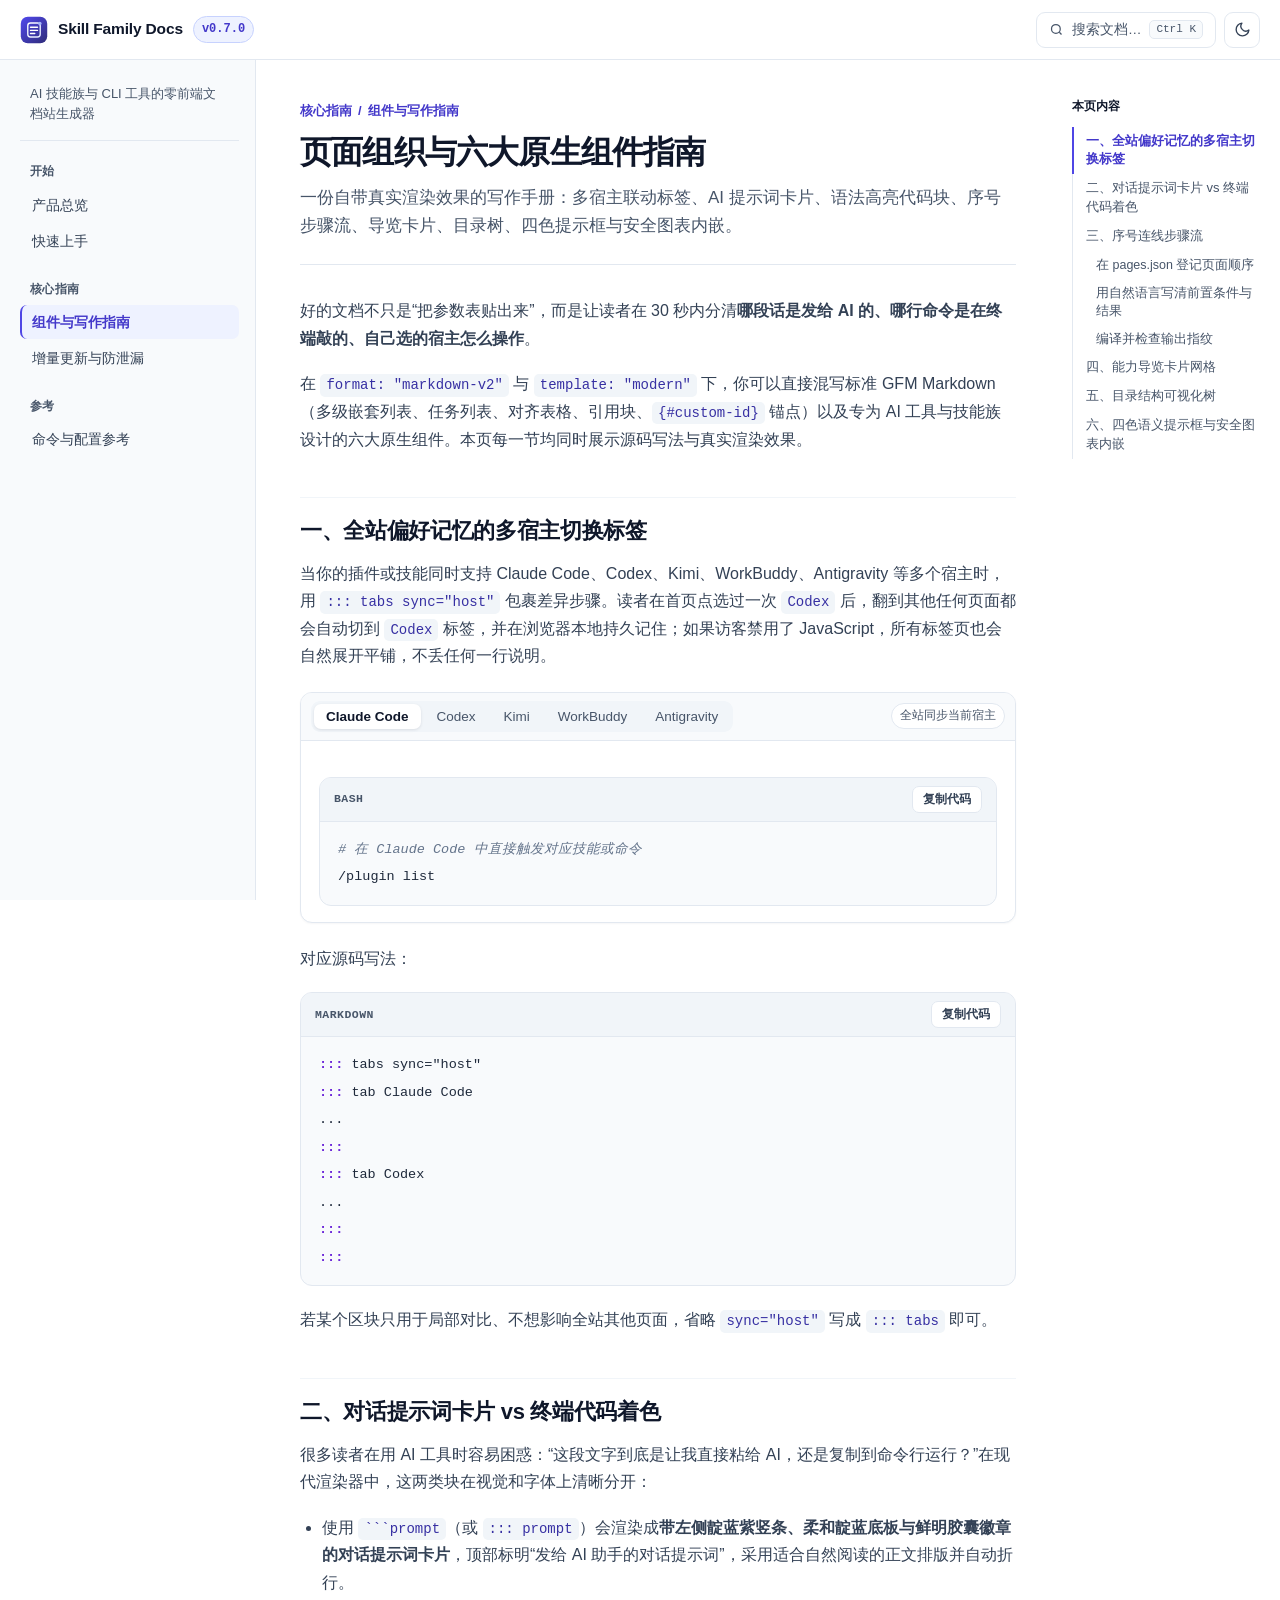
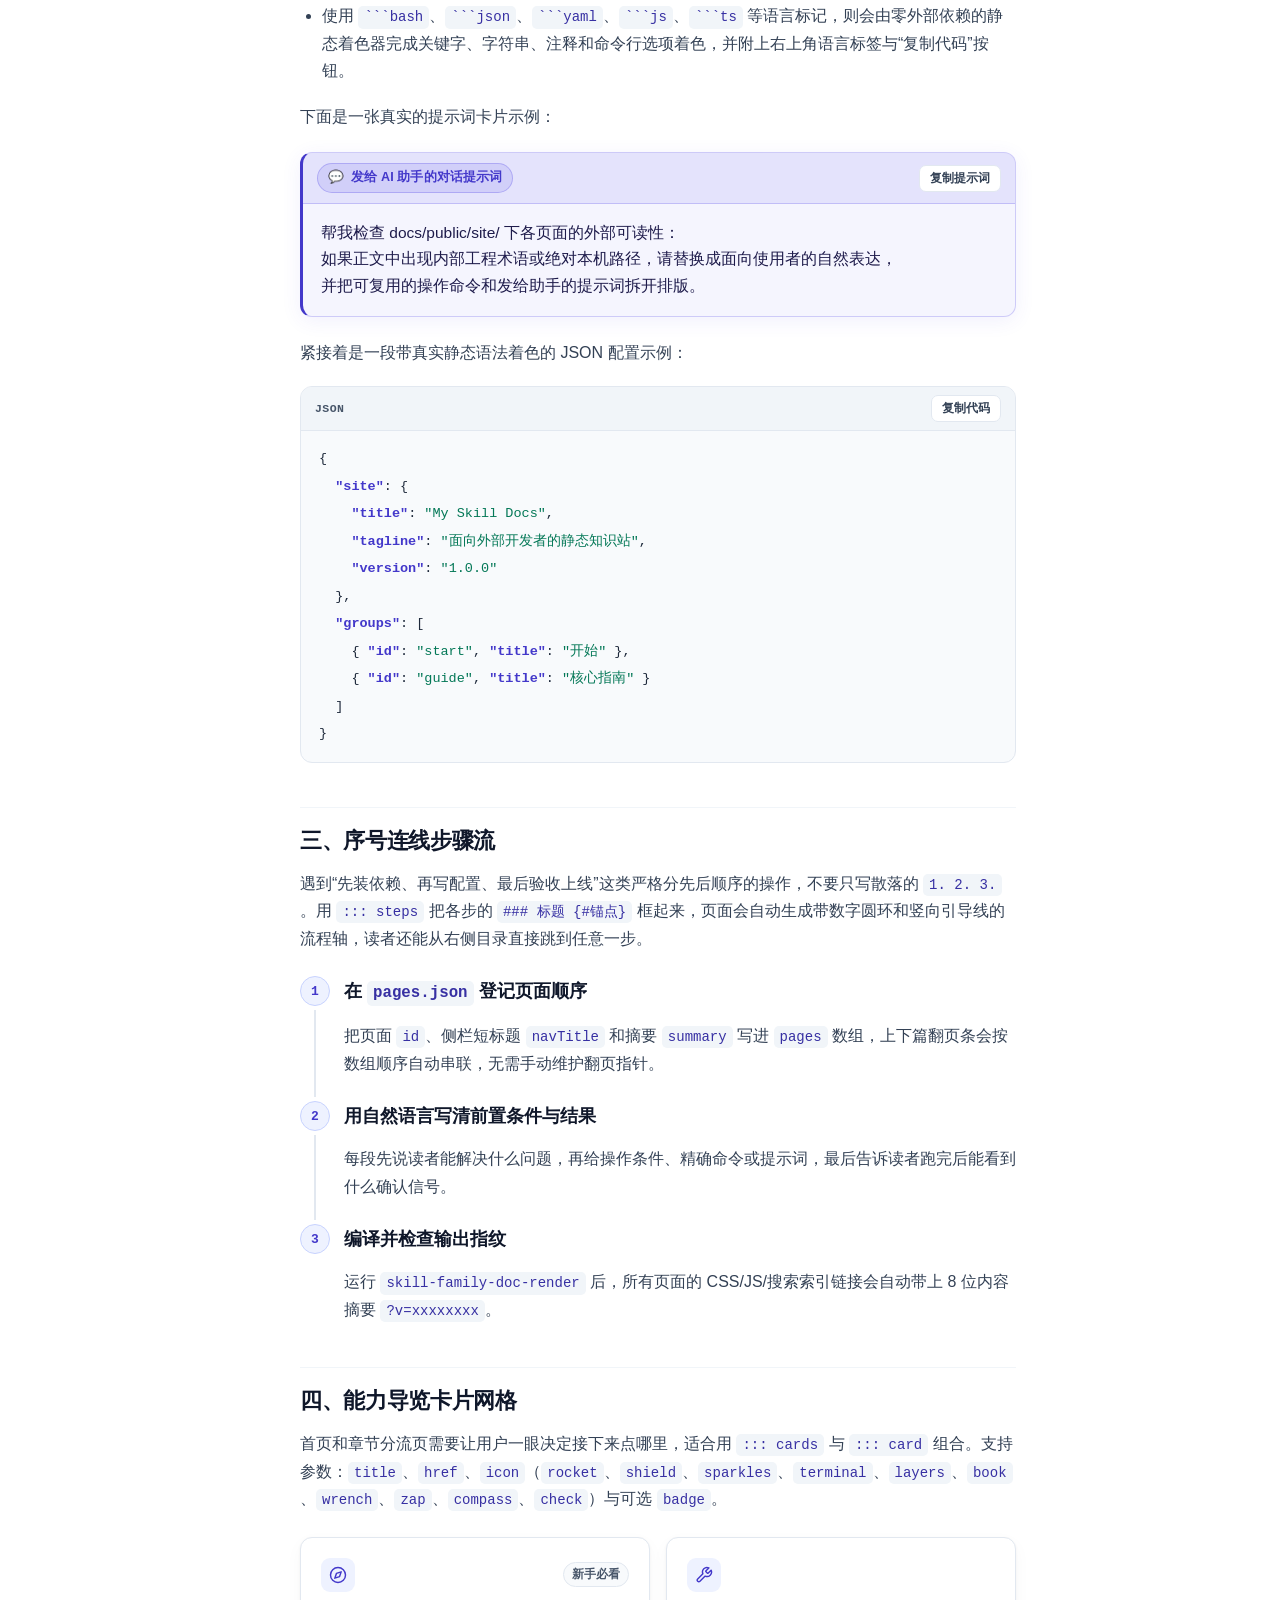
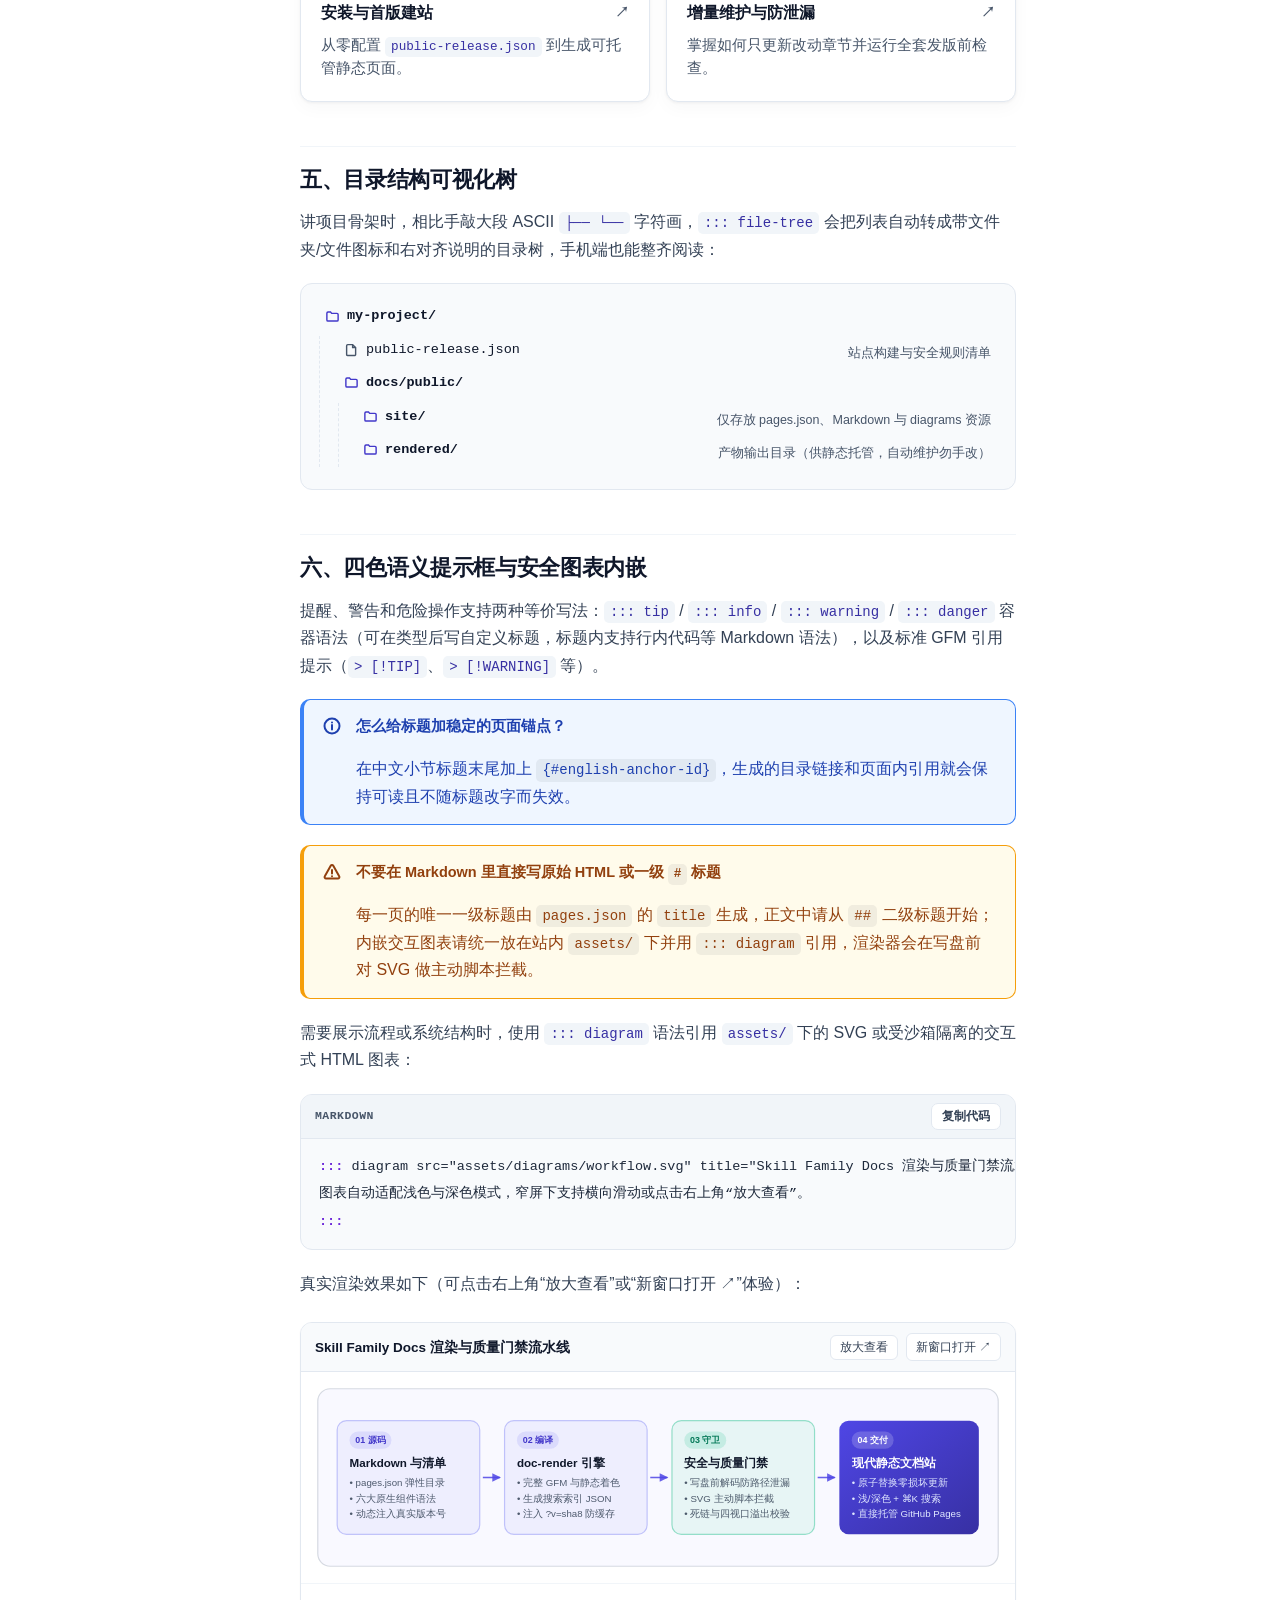
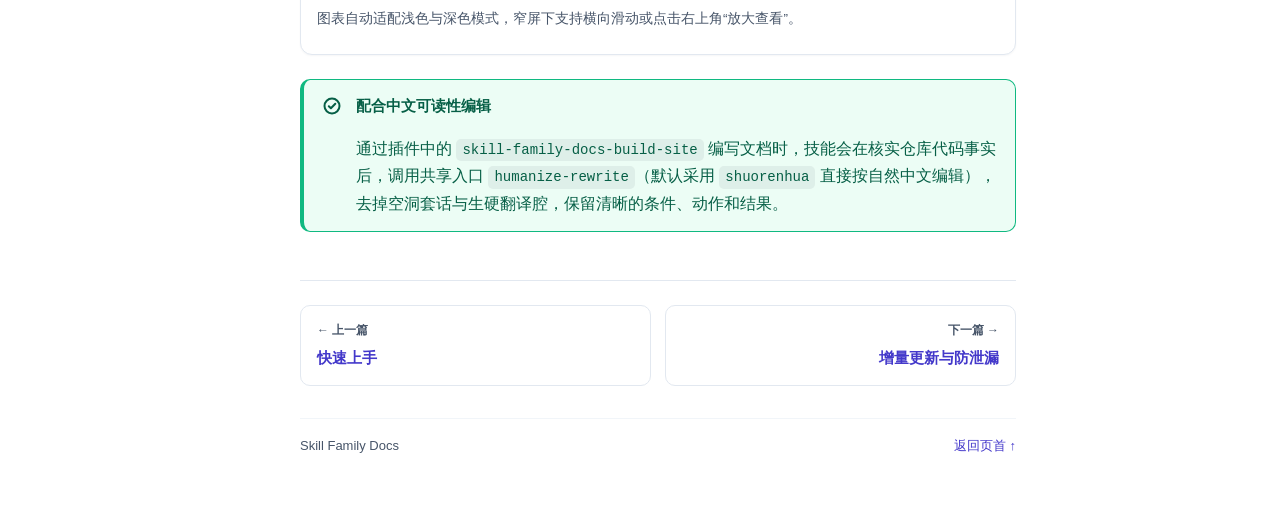
<file: components-and-authoring.html>
<!-- generated by skill-family-doc-render -->
<!doctype html>
<html lang="zh-CN" data-search-index="assets/search-index.json?v=b9dc4f77">
<head>
  <meta charset="utf-8">
  <meta name="viewport" content="width=device-width, initial-scale=1">
  <meta name="description" content="一份自带真实渲染效果的写作手册：多宿主联动标签、AI 提示词卡片、语法高亮代码块、序号步骤流、导览卡片、目录树、四色提示框与安全图表内嵌。">
  <title>页面组织与六大原生组件指南 · Skill Family Docs</title>
  <link rel="icon" href="assets/mark.svg?v=90accb38" type="image/svg+xml">
  <link rel="stylesheet" href="assets/theme.css?v=5971a6b2">
  <script src="assets/site.js?v=bc31e30c" defer></script>
</head>
<body>
  <a class="skip-link" href="#doc-main">跳到正文</a>
  <header class="site-header">
    <div class="header-inner">
      <div class="header-left">
        <button class="icon-btn mobile-menu-btn" id="doc-menu-toggle" type="button" aria-label="打开导航目录" aria-controls="doc-mobile-nav" hidden><svg viewBox="0 0 24 24" aria-hidden="true"><path d="M4 7h16M4 12h16M4 17h16"></path></svg></button>
        <a class="brand" href="index.html" aria-label="Skill Family Docs首页">
          <img src="assets/mark.svg?v=90accb38" width="28" height="28" alt="">
          <span class="brand-title">Skill Family Docs</span>
        </a>
        <span class="version-pill">v0.7.0</span>
      </div>
      <div class="header-tools">
        <button class="search-trigger" id="doc-search-toggle" type="button" aria-label="搜索文档" aria-controls="doc-search-dialog" hidden><svg viewBox="0 0 24 24" aria-hidden="true"><circle cx="11" cy="11" r="7"></circle><path d="m20 20-3.5-3.5"></path></svg><span class="search-trigger-text">搜索文档…</span><kbd>Ctrl K</kbd></button>
        <button class="icon-btn" id="doc-theme-toggle" type="button" aria-label="切换浅色或深色主题" hidden><svg class="icon-sun" viewBox="0 0 24 24" aria-hidden="true"><circle cx="12" cy="12" r="4"></circle><path d="M12 2v2m0 16v2M4.93 4.93l1.41 1.41m11.32 11.32 1.41 1.41M2 12h2m16 0h2M4.93 19.07l1.41-1.41m11.32-11.32 1.41-1.41"></path></svg><svg class="icon-moon" viewBox="0 0 24 24" aria-hidden="true"><path d="M21 12.8A9 9 0 1 1 11.2 3 7 7 0 0 0 21 12.8Z"></path></svg></button>
      </div>
    </div>
  </header>
  <div class="doc-shell">
    <aside class="sidebar" aria-label="文档目录">
      <p class="sidebar-summary">AI 技能族与 CLI 工具的零前端文档站生成器</p>
      <nav id="doc-desktop-nav" aria-label="文档导航"><div class="nav-group"><p class="nav-group-title">开始</p><a class="nav-link" href="index.html">产品总览</a><a class="nav-link" href="quickstart.html">快速上手</a></div><div class="nav-group"><p class="nav-group-title">核心指南</p><a class="nav-link" href="components-and-authoring.html" aria-current="page">组件与写作指南</a><a class="nav-link" href="update-and-gates.html">增量更新与防泄漏</a></div><div class="nav-group"><p class="nav-group-title">参考</p><a class="nav-link" href="cli-and-config.html">命令与配置参考</a></div></nav>
    </aside>
    <main id="doc-main" class="doc-main" tabindex="-1">
      <div id="content" aria-hidden="true"></div>
      <details class="mobile-fallback" id="doc-mobile-fallback">
        <summary>文档目录</summary>
        <nav aria-label="窄屏文档目录"><div class="nav-group"><p class="nav-group-title">开始</p><a class="nav-link" href="index.html">产品总览</a><a class="nav-link" href="quickstart.html">快速上手</a></div><div class="nav-group"><p class="nav-group-title">核心指南</p><a class="nav-link" href="components-and-authoring.html" aria-current="page">组件与写作指南</a><a class="nav-link" href="update-and-gates.html">增量更新与防泄漏</a></div><div class="nav-group"><p class="nav-group-title">参考</p><a class="nav-link" href="cli-and-config.html">命令与配置参考</a></div></nav>
      </details>
      <article id="components-and-authoring" class="doc-article">
        <header class="page-header">
          <div class="breadcrumb"><span>核心指南</span><span aria-hidden="true">/</span><span>组件与写作指南</span></div>
          <h1>页面组织与六大原生组件指南</h1>
          <p class="page-summary">一份自带真实渲染效果的写作手册：多宿主联动标签、AI 提示词卡片、语法高亮代码块、序号步骤流、导览卡片、目录树、四色提示框与安全图表内嵌。</p>
        </header>
        <p>好的文档不只是“把参数表贴出来”，而是让读者在 30 秒内分清<strong>哪段话是发给 AI 的、哪行命令是在终端敲的、自己选的宿主怎么操作</strong>。</p>
<p>在 <code>format: &quot;markdown-v2&quot;</code> 与 <code>template: &quot;modern&quot;</code> 下，你可以直接混写标准 GFM Markdown（多级嵌套列表、任务列表、对齐表格、引用块、<code>{#custom-id}</code> 锚点）以及专为 AI 工具与技能族设计的六大原生组件。本页每一节均同时展示源码写法与真实渲染效果。</p>
<h2 id="comp-tabs" tabindex="-1">一、全站偏好记忆的多宿主切换标签<a class="heading-anchor" href="#comp-tabs" data-copy-link="comp-tabs" aria-label="复制本节链接" title="复制链接">#</a></h2>
<p>当你的插件或技能同时支持 Claude Code、Codex、Kimi、WorkBuddy、Antigravity 等多个宿主时，用 <code>::: tabs sync=&quot;host&quot;</code> 包裹差异步骤。读者在首页点选过一次 <code>Codex</code> 后，翻到其他任何页面都会自动切到 <code>Codex</code> 标签，并在浏览器本地持久记住；如果访客禁用了 JavaScript，所有标签页也会自然展开平铺，不丢任何一行说明。</p>
<div class="doc-tabs" data-tabs data-sync="host"><div class="tabs-bar"><div class="tabs-list" role="tablist"><button class="tab-btn" type="button" role="tab" id="doc-tab-btn-0-0" aria-controls="doc-tab-panel-0-0" aria-selected="true" tabindex="0" data-tab-key="claude-code">Claude Code</button><button class="tab-btn" type="button" role="tab" id="doc-tab-btn-0-1" aria-controls="doc-tab-panel-0-1" aria-selected="false" tabindex="-1" data-tab-key="codex">Codex</button><button class="tab-btn" type="button" role="tab" id="doc-tab-btn-0-2" aria-controls="doc-tab-panel-0-2" aria-selected="false" tabindex="-1" data-tab-key="kimi">Kimi</button><button class="tab-btn" type="button" role="tab" id="doc-tab-btn-0-3" aria-controls="doc-tab-panel-0-3" aria-selected="false" tabindex="-1" data-tab-key="workbuddy">WorkBuddy</button><button class="tab-btn" type="button" role="tab" id="doc-tab-btn-0-4" aria-controls="doc-tab-panel-0-4" aria-selected="false" tabindex="-1" data-tab-key="antigravity">Antigravity</button></div><span class="tabs-sync-badge">全站同步当前宿主</span></div><div class="tabs-panels"><div class="tabs-panel" role="tabpanel" id="doc-tab-panel-0-0" aria-labelledby="doc-tab-btn-0-0" data-tab-key="claude-code"><p class="tabs-panel-fallback-label">Claude Code</p><div class="code-card"><div class="code-head"><span class="code-lang">bash</span><button class="copy-btn" type="button" data-copy="doc-code-0" hidden>复制代码</button></div><pre tabindex="0"><code id="doc-code-0"><span class="tok-comment"># 在 Claude Code 中直接触发对应技能或命令</span>
/plugin list</code></pre></div></div><div class="tabs-panel" role="tabpanel" id="doc-tab-panel-0-1" aria-labelledby="doc-tab-btn-0-1" data-tab-key="codex" hidden><p class="tabs-panel-fallback-label">Codex</p><div class="code-card"><div class="code-head"><span class="code-lang">bash</span><button class="copy-btn" type="button" data-copy="doc-code-1" hidden>复制代码</button></div><pre tabindex="0"><code id="doc-code-1"><span class="tok-comment"># 在 Codex CLI 中查看已装载的技能与插件状态</span>
<span class="tok-keyword">codex</span> plugin list</code></pre></div></div><div class="tabs-panel" role="tabpanel" id="doc-tab-panel-0-2" aria-labelledby="doc-tab-btn-0-2" data-tab-key="kimi" hidden><p class="tabs-panel-fallback-label">Kimi</p><div class="code-card"><div class="code-head"><span class="code-lang">bash</span><button class="copy-btn" type="button" data-copy="doc-code-2" hidden>复制代码</button></div><pre tabindex="0"><code id="doc-code-2"><span class="tok-comment"># 在 Kimi Code 会话中检查已加载技能</span>
/skills</code></pre></div></div><div class="tabs-panel" role="tabpanel" id="doc-tab-panel-0-3" aria-labelledby="doc-tab-btn-0-3" data-tab-key="workbuddy" hidden><p class="tabs-panel-fallback-label">WorkBuddy</p><p>在 WorkBuddy 左侧技能管理页核对插件版本号已升至 <code>0.7.0</code>。</p></div><div class="tabs-panel" role="tabpanel" id="doc-tab-panel-0-4" aria-labelledby="doc-tab-btn-0-4" data-tab-key="antigravity" hidden><p class="tabs-panel-fallback-label">Antigravity</p><p>确认 Antigravity 已识别当前工作区插件配置，并重启任务对话使新技能生效。</p></div></div></div>
<p>对应源码写法：</p>
<div class="code-card"><div class="code-head"><span class="code-lang">markdown</span><button class="copy-btn" type="button" data-copy="doc-code-3" hidden>复制代码</button></div><pre tabindex="0"><code id="doc-code-3"><span class="tok-keyword">:::</span> tabs sync=&quot;host&quot;
<span class="tok-keyword">:::</span> tab Claude Code
...
<span class="tok-keyword">:::</span>
<span class="tok-keyword">:::</span> tab Codex
...
<span class="tok-keyword">:::</span>
<span class="tok-keyword">:::</span></code></pre></div>
<p>若某个区块只用于局部对比、不想影响全站其他页面，省略 <code>sync=&quot;host&quot;</code> 写成 <code>::: tabs</code> 即可。</p>
<h2 id="comp-prompt-vs-code" tabindex="-1">二、对话提示词卡片 vs 终端代码着色<a class="heading-anchor" href="#comp-prompt-vs-code" data-copy-link="comp-prompt-vs-code" aria-label="复制本节链接" title="复制链接">#</a></h2>
<p>很多读者在用 AI 工具时容易困惑：“这段文字到底是让我直接粘给 AI，还是复制到命令行运行？”在现代渲染器中，这两类块在视觉和字体上清晰分开：</p>
<ul><li>使用 <code>```prompt</code>（或 <code>::: prompt</code>）会渲染成<strong>带左侧靛蓝紫竖条、柔和靛蓝底板与鲜明胶囊徽章的对话提示词卡片</strong>，顶部标明“发给 AI 助手的对话提示词”，采用适合自然阅读的正文排版并自动折行。</li><li>使用 <code>```bash</code>、<code>```json</code>、<code>```yaml</code>、<code>```js</code>、<code>```ts</code> 等语言标记，则会由零外部依赖的静态着色器完成关键字、字符串、注释和命令行选项着色，并附上右上角语言标签与“复制代码”按钮。</li></ul>
<p>下面是一张真实的提示词卡片示例：</p>
<div class="prompt-card"><div class="prompt-head"><span class="prompt-badge"><span aria-hidden="true">💬</span><span>发给 AI 助手的对话提示词</span></span><button class="copy-btn" type="button" data-copy="doc-code-4" hidden>复制提示词</button></div><pre tabindex="0"><code id="doc-code-4">帮我检查 docs/public/site/ 下各页面的外部可读性：
如果正文中出现内部工程术语或绝对本机路径，请替换成面向使用者的自然表达，
并把可复用的操作命令和发给助手的提示词拆开排版。</code></pre></div>
<p>紧接着是一段带真实静态语法着色的 JSON 配置示例：</p>
<div class="code-card"><div class="code-head"><span class="code-lang">json</span><button class="copy-btn" type="button" data-copy="doc-code-5" hidden>复制代码</button></div><pre tabindex="0"><code id="doc-code-5">{
  <span class="tok-key">&quot;site&quot;</span>: {
    <span class="tok-key">&quot;title&quot;</span>: <span class="tok-string">&quot;My Skill Docs&quot;</span>,
    <span class="tok-key">&quot;tagline&quot;</span>: <span class="tok-string">&quot;面向外部开发者的静态知识站&quot;</span>,
    <span class="tok-key">&quot;version&quot;</span>: <span class="tok-string">&quot;1.0.0&quot;</span>
  },
  <span class="tok-key">&quot;groups&quot;</span>: [
    { <span class="tok-key">&quot;id&quot;</span>: <span class="tok-string">&quot;start&quot;</span>, <span class="tok-key">&quot;title&quot;</span>: <span class="tok-string">&quot;开始&quot;</span> },
    { <span class="tok-key">&quot;id&quot;</span>: <span class="tok-string">&quot;guide&quot;</span>, <span class="tok-key">&quot;title&quot;</span>: <span class="tok-string">&quot;核心指南&quot;</span> }
  ]
}</code></pre></div>
<h2 id="comp-steps" tabindex="-1">三、序号连线步骤流<a class="heading-anchor" href="#comp-steps" data-copy-link="comp-steps" aria-label="复制本节链接" title="复制链接">#</a></h2>
<p>遇到“先装依赖、再写配置、最后验收上线”这类严格分先后顺序的操作，不要只写散落的 <code>1. 2. 3.</code>。用 <code>::: steps</code> 把各步的 <code>### 标题 {#锚点}</code> 框起来，页面会自动生成带数字圆环和竖向引导线的流程轴，读者还能从右侧目录直接跳到任意一步。</p>
<ol class="doc-steps"><li class="doc-step"><span class="step-num" aria-hidden="true">1</span><div class="step-body"><h3 class="step-title" id="demo-step-1" tabindex="-1">在 <code>pages.json</code> 登记页面顺序</h3><p>把页面 <code>id</code>、侧栏短标题 <code>navTitle</code> 和摘要 <code>summary</code> 写进 <code>pages</code> 数组，上下篇翻页条会按数组顺序自动串联，无需手动维护翻页指针。</p></div></li><li class="doc-step"><span class="step-num" aria-hidden="true">2</span><div class="step-body"><h3 class="step-title" id="demo-step-2" tabindex="-1">用自然语言写清前置条件与结果</h3><p>每段先说读者能解决什么问题，再给操作条件、精确命令或提示词，最后告诉读者跑完后能看到什么确认信号。</p></div></li><li class="doc-step"><span class="step-num" aria-hidden="true">3</span><div class="step-body"><h3 class="step-title" id="demo-step-3" tabindex="-1">编译并检查输出指纹</h3><p>运行 <code>skill-family-doc-render</code> 后，所有页面的 CSS/JS/搜索索引链接会自动带上 8 位内容摘要 <code>?v=xxxxxxxx</code>。</p></div></li></ol>
<h2 id="comp-cards" tabindex="-1">四、能力导览卡片网格<a class="heading-anchor" href="#comp-cards" data-copy-link="comp-cards" aria-label="复制本节链接" title="复制链接">#</a></h2>
<p>首页和章节分流页需要让用户一眼决定接下来点哪里，适合用 <code>::: cards</code> 与 <code>::: card</code> 组合。支持参数：<code>title</code>、<code>href</code>、<code>icon</code>（<code>rocket</code>、<code>shield</code>、<code>sparkles</code>、<code>terminal</code>、<code>layers</code>、<code>book</code>、<code>wrench</code>、<code>zap</code>、<code>compass</code>、<code>check</code>）与可选 <code>badge</code>。</p>
<div class="doc-cards"><a class="doc-card is-link" href="quickstart.html"><div class="doc-card-head"><span class="doc-card-icon" aria-hidden="true"><svg viewBox="0 0 24 24" aria-hidden="true"><circle cx="12" cy="12" r="10"></circle><polygon points="16.24 7.76 14.12 14.12 7.76 16.24 9.88 9.88 16.24 7.76"></polygon></svg></span><span class="doc-card-badge">新手必看</span></div><h3 class="doc-card-title"><span>安装与首版建站</span><span class="doc-card-arrow" aria-hidden="true">↗</span></h3><div class="doc-card-body"><p>从零配置 <code>public-release.json</code> 到生成可托管静态页面。</p></div></a><a class="doc-card is-link" href="update-and-gates.html"><div class="doc-card-head"><span class="doc-card-icon" aria-hidden="true"><svg viewBox="0 0 24 24" aria-hidden="true"><path d="M14.7 6.3a1 1 0 0 0 0 1.4l1.6 1.6a1 1 0 0 0 1.4 0l3.77-3.77a6 6 0 0 1-7.94 7.94l-6.91 6.91a2.12 2.12 0 0 1-3-3l6.91-6.91a6 6 0 0 1 7.94-7.94l-3.76 3.76Z"></path></svg></span></div><h3 class="doc-card-title"><span>增量维护与防泄漏</span><span class="doc-card-arrow" aria-hidden="true">↗</span></h3><div class="doc-card-body"><p>掌握如何只更新改动章节并运行全套发版前检查。</p></div></a></div>
<h2 id="comp-file-tree" tabindex="-1">五、目录结构可视化树<a class="heading-anchor" href="#comp-file-tree" data-copy-link="comp-file-tree" aria-label="复制本节链接" title="复制链接">#</a></h2>
<p>讲项目骨架时，相比手敲大段 ASCII <code>├── └──</code> 字符画，<code>::: file-tree</code> 会把列表自动转成带文件夹/文件图标和右对齐说明的目录树，手机端也能整齐阅读：</p>
<div class="file-tree" role="region" aria-label="目录结构"><ul><li><div class="tree-row"><span class="tree-name is-dir"><svg viewBox="0 0 20 20" aria-hidden="true"><path d="M2.5 5.5A1.5 1.5 0 0 1 4 4h3.4l1.5 1.8H16A1.5 1.5 0 0 1 17.5 7.3v7.2A1.5 1.5 0 0 1 16 16H4a1.5 1.5 0 0 1-1.5-1.5V5.5Z"></path></svg><span>my-project/</span></span></div><ul><li><div class="tree-row"><span class="tree-name"><svg viewBox="0 0 20 20" aria-hidden="true"><path d="M5 3.5h6.5L15.5 7.5v9A1.5 1.5 0 0 1 14 18H5a1.5 1.5 0 0 1-1.5-1.5V5A1.5 1.5 0 0 1 5 3.5Z"></path><path d="M11.5 3.5v4h4"></path></svg><span>public-release.json</span></span><span class="tree-comment">站点构建与安全规则清单</span></div></li><li><div class="tree-row"><span class="tree-name is-dir"><svg viewBox="0 0 20 20" aria-hidden="true"><path d="M2.5 5.5A1.5 1.5 0 0 1 4 4h3.4l1.5 1.8H16A1.5 1.5 0 0 1 17.5 7.3v7.2A1.5 1.5 0 0 1 16 16H4a1.5 1.5 0 0 1-1.5-1.5V5.5Z"></path></svg><span>docs/public/</span></span></div><ul><li><div class="tree-row"><span class="tree-name is-dir"><svg viewBox="0 0 20 20" aria-hidden="true"><path d="M2.5 5.5A1.5 1.5 0 0 1 4 4h3.4l1.5 1.8H16A1.5 1.5 0 0 1 17.5 7.3v7.2A1.5 1.5 0 0 1 16 16H4a1.5 1.5 0 0 1-1.5-1.5V5.5Z"></path></svg><span>site/</span></span><span class="tree-comment">仅存放 pages.json、Markdown 与 diagrams 资源</span></div></li><li><div class="tree-row"><span class="tree-name is-dir"><svg viewBox="0 0 20 20" aria-hidden="true"><path d="M2.5 5.5A1.5 1.5 0 0 1 4 4h3.4l1.5 1.8H16A1.5 1.5 0 0 1 17.5 7.3v7.2A1.5 1.5 0 0 1 16 16H4a1.5 1.5 0 0 1-1.5-1.5V5.5Z"></path></svg><span>rendered/</span></span><span class="tree-comment">产物输出目录（供静态托管，自动维护勿手改）</span></div></li></ul></li></ul></li></ul></div>
<h2 id="comp-callouts-diagrams" tabindex="-1">六、四色语义提示框与安全图表内嵌<a class="heading-anchor" href="#comp-callouts-diagrams" data-copy-link="comp-callouts-diagrams" aria-label="复制本节链接" title="复制链接">#</a></h2>
<p>提醒、警告和危险操作支持两种等价写法：<code>::: tip</code> / <code>::: info</code> / <code>::: warning</code> / <code>::: danger</code> 容器语法（可在类型后写自定义标题，标题内支持行内代码等 Markdown 语法），以及标准 GFM 引用提示（<code>&gt; [!TIP]</code>、<code>&gt; [!WARNING]</code> 等）。</p>
<aside class="callout info"><span class="callout-icon" aria-hidden="true"><svg viewBox="0 0 20 20" aria-hidden="true"><circle cx="10" cy="10" r="7.5"></circle><path d="M10 9v4.5M10 6.5h.01"></path></svg></span><div class="callout-body"><strong class="callout-title">怎么给标题加稳定的页面锚点？</strong><p>在中文小节标题末尾加上 <code>{#english-anchor-id}</code>，生成的目录链接和页面内引用就会保持可读且不随标题改字而失效。</p></div></aside>
<aside class="callout warning"><span class="callout-icon" aria-hidden="true"><svg viewBox="0 0 20 20" aria-hidden="true"><path d="M8.7 3.8a1.5 1.5 0 0 1 2.6 0l5.9 10.4a1.5 1.5 0 0 1-1.3 2.3H4.1a1.5 1.5 0 0 1-1.3-2.3L8.7 3.8Z"></path><path d="M10 8v3.6M10 14.2h.01"></path></svg></span><div class="callout-body"><strong class="callout-title">不要在 Markdown 里直接写原始 HTML 或一级 <code>#</code> 标题</strong><p>每一页的唯一一级标题由 <code>pages.json</code> 的 <code>title</code> 生成，正文中请从 <code>##</code> 二级标题开始；内嵌交互图表请统一放在站内 <code>assets/</code> 下并用 <code>::: diagram</code> 引用，渲染器会在写盘前对 SVG 做主动脚本拦截。</p></div></aside>
<p>需要展示流程或系统结构时，使用 <code>::: diagram</code> 语法引用 <code>assets/</code> 下的 SVG 或受沙箱隔离的交互式 HTML 图表：</p>
<div class="code-card"><div class="code-head"><span class="code-lang">markdown</span><button class="copy-btn" type="button" data-copy="doc-code-6" hidden>复制代码</button></div><pre tabindex="0"><code id="doc-code-6"><span class="tok-keyword">:::</span> diagram src=&quot;assets/diagrams/workflow.svg&quot; title=&quot;Skill Family Docs 渲染与质量门禁流水线&quot;
图表自动适配浅色与深色模式，窄屏下支持横向滑动或点击右上角“放大查看”。
<span class="tok-keyword">:::</span></code></pre></div>
<p>真实渲染效果如下（可点击右上角“放大查看”或“新窗口打开 ↗”体验）：</p>
<figure class="diagram-frame"><div class="diagram-head"><span class="diagram-title">Skill Family Docs 渲染与质量门禁流水线</span><div class="diagram-actions"><button class="diagram-action-btn" type="button" data-diagram-expand="assets/diagrams/workflow.svg?v=bb3dc057" data-diagram-kind="svg" data-diagram-title="Skill Family Docs 渲染与质量门禁流水线" hidden>放大查看</button><a class="diagram-action-btn" href="assets/diagrams/workflow.svg?v=bb3dc057" target="_blank" rel="noopener noreferrer">新窗口打开 ↗</a></div></div><div class="diagram-body"><img src="assets/diagrams/workflow.svg?v=bb3dc057" alt="Skill Family Docs 渲染与质量门禁流水线" loading="lazy"></div><figcaption class="diagram-caption"><p>图表自动适配浅色与深色模式，窄屏下支持横向滑动或点击右上角“放大查看”。</p></figcaption></figure>
<aside class="callout tip"><span class="callout-icon" aria-hidden="true"><svg viewBox="0 0 20 20" aria-hidden="true"><circle cx="10" cy="10" r="7.5"></circle><path d="m6.8 10.2 2.1 2.1 4.4-4.5"></path></svg></span><div class="callout-body"><strong class="callout-title">配合中文可读性编辑</strong><p>通过插件中的 <code>skill-family-docs-build-site</code> 编写文档时，技能会在核实仓库代码事实后，调用共享入口 <code>humanize-rewrite</code>（默认采用 <code>shuorenhua</code> 直接按自然中文编辑），去掉空洞套话与生硬翻译腔，保留清晰的条件、动作和结果。</p></div></aside>
        <nav class="page-pager" aria-label="文档翻页"><a class="pager-link is-prev" href="quickstart.html" rel="prev"><span class="pager-dir">← 上一篇</span><span class="pager-title">快速上手</span></a><a class="pager-link is-next" href="update-and-gates.html" rel="next"><span class="pager-dir">下一篇 →</span><span class="pager-title">增量更新与防泄漏</span></a></nav>
      </article>
      <footer class="article-footer">
        <span>Skill Family Docs</span>
        <a href="#doc-main">返回页首 ↑</a>
      </footer>
    </main>
    <aside class="page-outline" aria-label="页内目录"><p class="outline-label">本页内容</p><nav class="outline-nav" id="doc-page-toc" aria-label="本页内容"><a class="toc-level-2" href="#comp-tabs">一、全站偏好记忆的多宿主切换标签</a><a class="toc-level-2" href="#comp-prompt-vs-code">二、对话提示词卡片 vs 终端代码着色</a><a class="toc-level-2" href="#comp-steps">三、序号连线步骤流</a><a class="toc-level-3" href="#demo-step-1">在 pages.json 登记页面顺序</a><a class="toc-level-3" href="#demo-step-2">用自然语言写清前置条件与结果</a><a class="toc-level-3" href="#demo-step-3">编译并检查输出指纹</a><a class="toc-level-2" href="#comp-cards">四、能力导览卡片网格</a><a class="toc-level-2" href="#comp-file-tree">五、目录结构可视化树</a><a class="toc-level-2" href="#comp-callouts-diagrams">六、四色语义提示框与安全图表内嵌</a></nav></aside>
  </div>
  <dialog class="doc-dialog" id="doc-search-dialog" aria-labelledby="doc-search-title">
    <div class="search-dialog-head"><svg viewBox="0 0 24 24" aria-hidden="true"><circle cx="11" cy="11" r="7"></circle><path d="m20 20-3.5-3.5"></path></svg><h2 id="doc-search-title" class="sr-only">搜索文档</h2><input id="doc-search-input" type="search" placeholder="搜索文档、命令、组件或关键字…" autocomplete="off" aria-label="搜索文档"><button class="dialog-close" id="doc-close-search" type="button" aria-label="关闭搜索">Esc</button></div>
    <p class="search-count" id="doc-search-count" role="status"></p>
    <div class="search-results" id="doc-search-results"></div>
    <p class="sr-only" id="doc-search-active" aria-live="polite"></p>
    <div class="search-help"><span>↑ ↓ 选择 · Enter 跳转</span><span>Esc 关闭</span></div>
  </dialog>
  <dialog class="mobile-nav-dialog" id="doc-mobile-nav" aria-labelledby="doc-menu-title">
    <div class="mobile-nav-head"><strong id="doc-menu-title">Skill Family Docs</strong><button class="dialog-close" id="doc-close-menu" type="button">关闭</button></div>
    <nav class="mobile-nav-body" aria-label="移动端文档目录"><div class="nav-group"><p class="nav-group-title">开始</p><a class="nav-link" href="index.html">产品总览</a><a class="nav-link" href="quickstart.html">快速上手</a></div><div class="nav-group"><p class="nav-group-title">核心指南</p><a class="nav-link" href="components-and-authoring.html" aria-current="page">组件与写作指南</a><a class="nav-link" href="update-and-gates.html">增量更新与防泄漏</a></div><div class="nav-group"><p class="nav-group-title">参考</p><a class="nav-link" href="cli-and-config.html">命令与配置参考</a></div></nav>
  </dialog>
  <dialog class="diagram-dialog" id="doc-diagram-dialog" aria-labelledby="doc-diagram-dialog-title">
    <div class="diagram-dialog-head"><strong id="doc-diagram-dialog-title">图表预览</strong><button class="dialog-close" id="doc-close-diagram" type="button">关闭</button></div>
    <div class="diagram-dialog-body" id="doc-diagram-dialog-body"></div>
  </dialog>
  <div class="toast" id="doc-toast" role="status" aria-live="polite"></div>
</body>
</html>
</file>
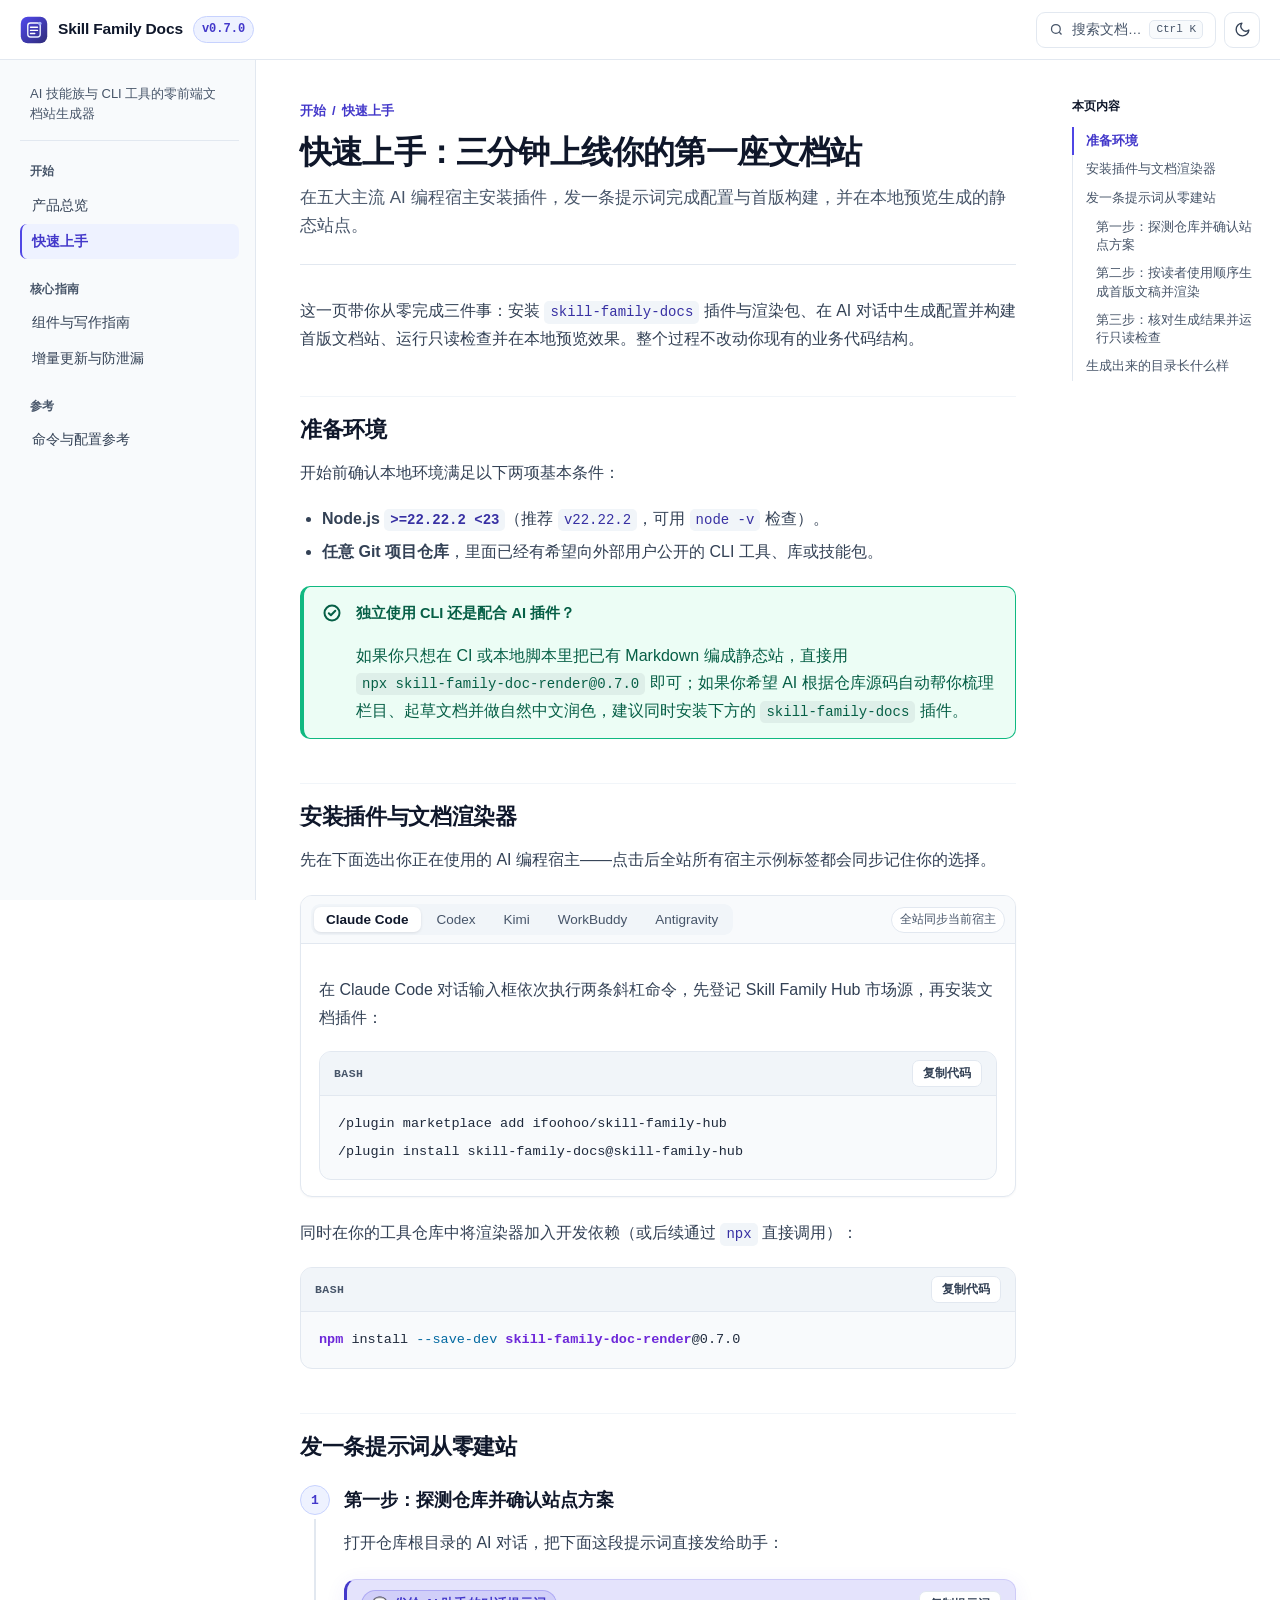
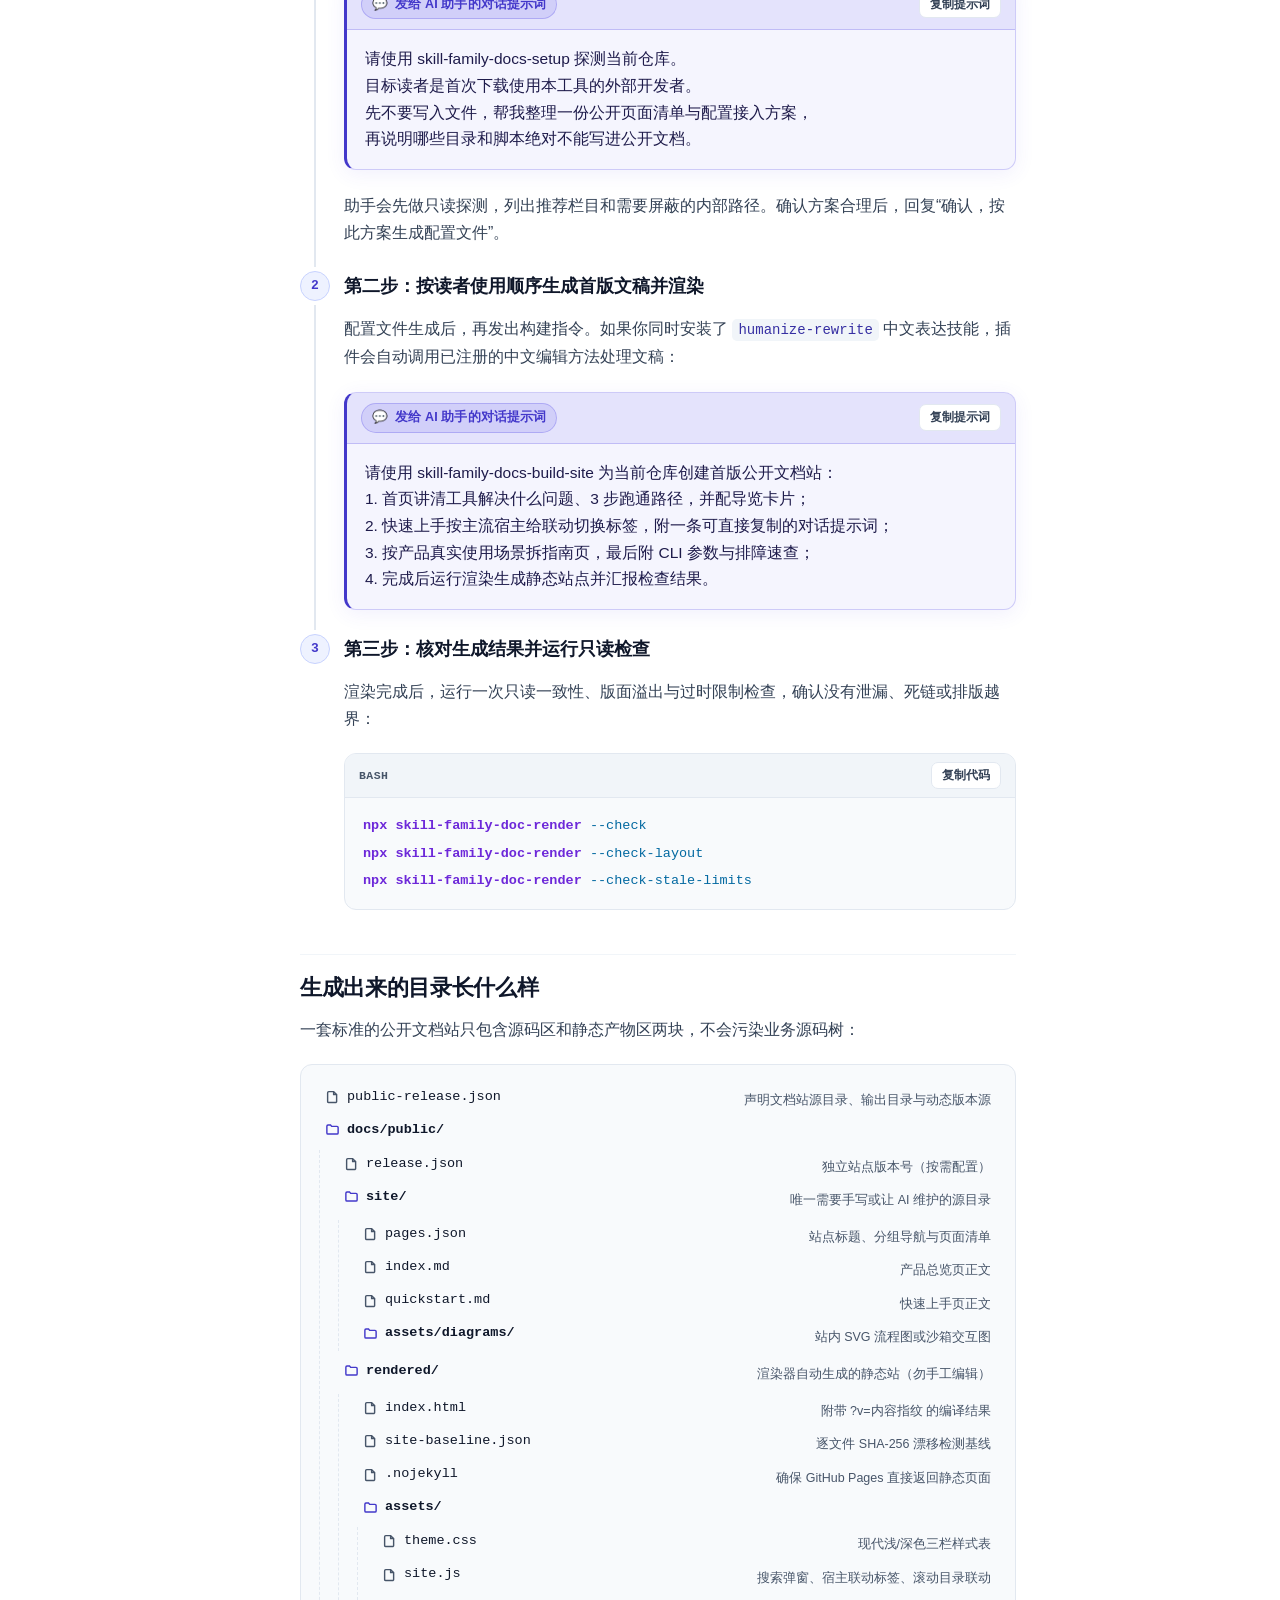
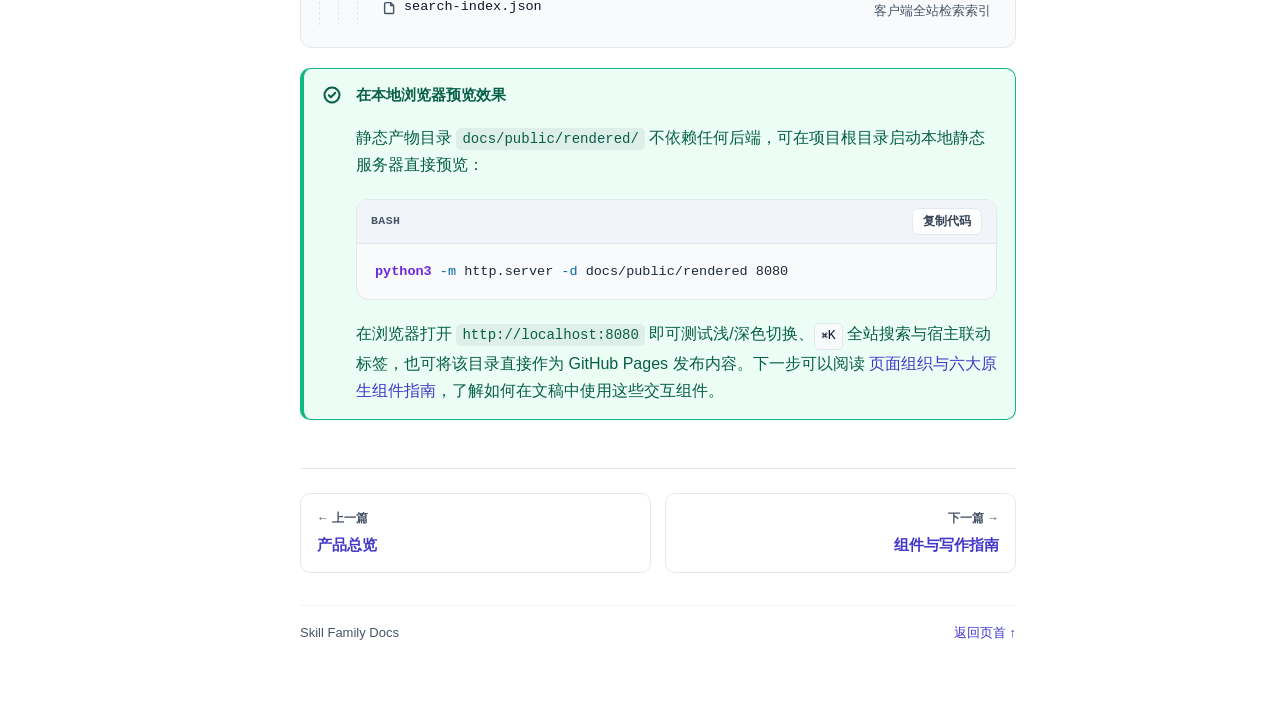
<file: quickstart.html>
<!-- generated by skill-family-doc-render -->
<!doctype html>
<html lang="zh-CN" data-search-index="assets/search-index.json?v=b9dc4f77">
<head>
  <meta charset="utf-8">
  <meta name="viewport" content="width=device-width, initial-scale=1">
  <meta name="description" content="在五大主流 AI 编程宿主安装插件，发一条提示词完成配置与首版构建，并在本地预览生成的静态站点。">
  <title>快速上手：三分钟上线你的第一座文档站 · Skill Family Docs</title>
  <link rel="icon" href="assets/mark.svg?v=90accb38" type="image/svg+xml">
  <link rel="stylesheet" href="assets/theme.css?v=5971a6b2">
  <script src="assets/site.js?v=bc31e30c" defer></script>
</head>
<body>
  <a class="skip-link" href="#doc-main">跳到正文</a>
  <header class="site-header">
    <div class="header-inner">
      <div class="header-left">
        <button class="icon-btn mobile-menu-btn" id="doc-menu-toggle" type="button" aria-label="打开导航目录" aria-controls="doc-mobile-nav" hidden><svg viewBox="0 0 24 24" aria-hidden="true"><path d="M4 7h16M4 12h16M4 17h16"></path></svg></button>
        <a class="brand" href="index.html" aria-label="Skill Family Docs首页">
          <img src="assets/mark.svg?v=90accb38" width="28" height="28" alt="">
          <span class="brand-title">Skill Family Docs</span>
        </a>
        <span class="version-pill">v0.7.0</span>
      </div>
      <div class="header-tools">
        <button class="search-trigger" id="doc-search-toggle" type="button" aria-label="搜索文档" aria-controls="doc-search-dialog" hidden><svg viewBox="0 0 24 24" aria-hidden="true"><circle cx="11" cy="11" r="7"></circle><path d="m20 20-3.5-3.5"></path></svg><span class="search-trigger-text">搜索文档…</span><kbd>Ctrl K</kbd></button>
        <button class="icon-btn" id="doc-theme-toggle" type="button" aria-label="切换浅色或深色主题" hidden><svg class="icon-sun" viewBox="0 0 24 24" aria-hidden="true"><circle cx="12" cy="12" r="4"></circle><path d="M12 2v2m0 16v2M4.93 4.93l1.41 1.41m11.32 11.32 1.41 1.41M2 12h2m16 0h2M4.93 19.07l1.41-1.41m11.32-11.32 1.41-1.41"></path></svg><svg class="icon-moon" viewBox="0 0 24 24" aria-hidden="true"><path d="M21 12.8A9 9 0 1 1 11.2 3 7 7 0 0 0 21 12.8Z"></path></svg></button>
      </div>
    </div>
  </header>
  <div class="doc-shell">
    <aside class="sidebar" aria-label="文档目录">
      <p class="sidebar-summary">AI 技能族与 CLI 工具的零前端文档站生成器</p>
      <nav id="doc-desktop-nav" aria-label="文档导航"><div class="nav-group"><p class="nav-group-title">开始</p><a class="nav-link" href="index.html">产品总览</a><a class="nav-link" href="quickstart.html" aria-current="page">快速上手</a></div><div class="nav-group"><p class="nav-group-title">核心指南</p><a class="nav-link" href="components-and-authoring.html">组件与写作指南</a><a class="nav-link" href="update-and-gates.html">增量更新与防泄漏</a></div><div class="nav-group"><p class="nav-group-title">参考</p><a class="nav-link" href="cli-and-config.html">命令与配置参考</a></div></nav>
    </aside>
    <main id="doc-main" class="doc-main" tabindex="-1">
      <div id="content" aria-hidden="true"></div>
      <details class="mobile-fallback" id="doc-mobile-fallback">
        <summary>文档目录</summary>
        <nav aria-label="窄屏文档目录"><div class="nav-group"><p class="nav-group-title">开始</p><a class="nav-link" href="index.html">产品总览</a><a class="nav-link" href="quickstart.html" aria-current="page">快速上手</a></div><div class="nav-group"><p class="nav-group-title">核心指南</p><a class="nav-link" href="components-and-authoring.html">组件与写作指南</a><a class="nav-link" href="update-and-gates.html">增量更新与防泄漏</a></div><div class="nav-group"><p class="nav-group-title">参考</p><a class="nav-link" href="cli-and-config.html">命令与配置参考</a></div></nav>
      </details>
      <article id="quickstart" class="doc-article">
        <header class="page-header">
          <div class="breadcrumb"><span>开始</span><span aria-hidden="true">/</span><span>快速上手</span></div>
          <h1>快速上手：三分钟上线你的第一座文档站</h1>
          <p class="page-summary">在五大主流 AI 编程宿主安装插件，发一条提示词完成配置与首版构建，并在本地预览生成的静态站点。</p>
        </header>
        <p>这一页带你从零完成三件事：安装 <code>skill-family-docs</code> 插件与渲染包、在 AI 对话中生成配置并构建首版文档站、运行只读检查并在本地预览效果。整个过程不改动你现有的业务代码结构。</p>
<h2 id="prerequisites" tabindex="-1">准备环境<a class="heading-anchor" href="#prerequisites" data-copy-link="prerequisites" aria-label="复制本节链接" title="复制链接">#</a></h2>
<p>开始前确认本地环境满足以下两项基本条件：</p>
<ul><li><strong>Node.js <code>&gt;=22.22.2 &lt;23</code></strong>（推荐 <code>v22.22.2</code>，可用 <code>node -v</code> 检查）。</li><li><strong>任意 Git 项目仓库</strong>，里面已经有希望向外部用户公开的 CLI 工具、库或技能包。</li></ul>
<aside class="callout tip"><span class="callout-icon" aria-hidden="true"><svg viewBox="0 0 20 20" aria-hidden="true"><circle cx="10" cy="10" r="7.5"></circle><path d="m6.8 10.2 2.1 2.1 4.4-4.5"></path></svg></span><div class="callout-body"><strong class="callout-title">独立使用 CLI 还是配合 AI 插件？</strong><p>如果你只想在 CI 或本地脚本里把已有 Markdown 编成静态站，直接用 <code>npx skill-family-doc-render@0.7.0</code> 即可；如果你希望 AI 根据仓库源码自动帮你梳理栏目、起草文档并做自然中文润色，建议同时安装下方的 <code>skill-family-docs</code> 插件。</p></div></aside>
<h2 id="install-plugin" tabindex="-1">安装插件与文档渲染器<a class="heading-anchor" href="#install-plugin" data-copy-link="install-plugin" aria-label="复制本节链接" title="复制链接">#</a></h2>
<p>先在下面选出你正在使用的 AI 编程宿主——点击后全站所有宿主示例标签都会同步记住你的选择。</p>
<div class="doc-tabs" data-tabs data-sync="host"><div class="tabs-bar"><div class="tabs-list" role="tablist"><button class="tab-btn" type="button" role="tab" id="doc-tab-btn-0-0" aria-controls="doc-tab-panel-0-0" aria-selected="true" tabindex="0" data-tab-key="claude-code">Claude Code</button><button class="tab-btn" type="button" role="tab" id="doc-tab-btn-0-1" aria-controls="doc-tab-panel-0-1" aria-selected="false" tabindex="-1" data-tab-key="codex">Codex</button><button class="tab-btn" type="button" role="tab" id="doc-tab-btn-0-2" aria-controls="doc-tab-panel-0-2" aria-selected="false" tabindex="-1" data-tab-key="kimi">Kimi</button><button class="tab-btn" type="button" role="tab" id="doc-tab-btn-0-3" aria-controls="doc-tab-panel-0-3" aria-selected="false" tabindex="-1" data-tab-key="workbuddy">WorkBuddy</button><button class="tab-btn" type="button" role="tab" id="doc-tab-btn-0-4" aria-controls="doc-tab-panel-0-4" aria-selected="false" tabindex="-1" data-tab-key="antigravity">Antigravity</button></div><span class="tabs-sync-badge">全站同步当前宿主</span></div><div class="tabs-panels"><div class="tabs-panel" role="tabpanel" id="doc-tab-panel-0-0" aria-labelledby="doc-tab-btn-0-0" data-tab-key="claude-code"><p class="tabs-panel-fallback-label">Claude Code</p><p>在 Claude Code 对话输入框依次执行两条斜杠命令，先登记 Skill Family Hub 市场源，再安装文档插件：</p>
<div class="code-card"><div class="code-head"><span class="code-lang">bash</span><button class="copy-btn" type="button" data-copy="doc-code-0" hidden>复制代码</button></div><pre tabindex="0"><code id="doc-code-0">/plugin marketplace add ifoohoo/skill-family-hub
/plugin install skill-family-docs@skill-family-hub</code></pre></div></div><div class="tabs-panel" role="tabpanel" id="doc-tab-panel-0-1" aria-labelledby="doc-tab-btn-0-1" data-tab-key="codex" hidden><p class="tabs-panel-fallback-label">Codex</p><p>在终端依次登记市场源并安装插件：</p>
<div class="code-card"><div class="code-head"><span class="code-lang">bash</span><button class="copy-btn" type="button" data-copy="doc-code-1" hidden>复制代码</button></div><pre tabindex="0"><code id="doc-code-1"><span class="tok-keyword">codex</span> plugin marketplace add ifoohoo/skill-family-hub
<span class="tok-keyword">codex</span> plugin add skill-family-docs@skill-family-hub</code></pre></div></div><div class="tabs-panel" role="tabpanel" id="doc-tab-panel-0-2" aria-labelledby="doc-tab-btn-0-2" data-tab-key="kimi" hidden><p class="tabs-panel-fallback-label">Kimi</p><p>在 Kimi Code 会话中接入公开市场并安装文档插件，确认 5 个 <code>skill-family-docs-*</code> 技能出现在技能列表：</p>
<div class="code-card"><div class="code-head"><span class="code-lang">bash</span><button class="copy-btn" type="button" data-copy="doc-code-2" hidden>复制代码</button></div><pre tabindex="0"><code id="doc-code-2">/plugin marketplace add https://github.com/ifoohoo/skill-family-hub
/plugin install skill-family-docs@skill-family-hub</code></pre></div></div><div class="tabs-panel" role="tabpanel" id="doc-tab-panel-0-3" aria-labelledby="doc-tab-btn-0-3" data-tab-key="workbuddy" hidden><p class="tabs-panel-fallback-label">WorkBuddy</p><p>打开 WorkBuddy 插件管理面板，添加 <code>https://github.com/ifoohoo/skill-family-hub</code> 市场地址并安装 <strong>skill-family-docs</strong>（版本 <code>0.7.0</code>），完成后开启新对话即可使用。</p></div><div class="tabs-panel" role="tabpanel" id="doc-tab-panel-0-4" aria-labelledby="doc-tab-btn-0-4" data-tab-key="antigravity" hidden><p class="tabs-panel-fallback-label">Antigravity</p><p>将公开插件仓库直接克隆至 Antigravity 的本地插件目录，Antigravity 会自动读取根目录 <code>plugin.json</code> 并加载全部 5 个文档技能：</p>
<div class="code-card"><div class="code-head"><span class="code-lang">bash</span><button class="copy-btn" type="button" data-copy="doc-code-3" hidden>复制代码</button></div><pre tabindex="0"><code id="doc-code-3"><span class="tok-keyword">git</span> clone https://github.com/ifoohoo/skill-family-docs.<span class="tok-keyword">git</span> ~/.gemini/config/plugins/skill-family-docs</code></pre></div></div></div></div>
<p>同时在你的工具仓库中将渲染器加入开发依赖（或后续通过 <code>npx</code> 直接调用）：</p>
<div class="code-card"><div class="code-head"><span class="code-lang">bash</span><button class="copy-btn" type="button" data-copy="doc-code-4" hidden>复制代码</button></div><pre tabindex="0"><code id="doc-code-4"><span class="tok-keyword">npm</span> install <span class="tok-flag">--save-dev</span> <span class="tok-keyword">skill-family-doc-render</span>@0.7.0</code></pre></div>
<h2 id="first-prompt" tabindex="-1">发一条提示词从零建站<a class="heading-anchor" href="#first-prompt" data-copy-link="first-prompt" aria-label="复制本节链接" title="复制链接">#</a></h2>
<ol class="doc-steps"><li class="doc-step"><span class="step-num" aria-hidden="true">1</span><div class="step-body"><h3 class="step-title" id="qs-step-probe" tabindex="-1">第一步：探测仓库并确认站点方案</h3><p>打开仓库根目录的 AI 对话，把下面这段提示词直接发给助手：</p>
<div class="prompt-card"><div class="prompt-head"><span class="prompt-badge"><span aria-hidden="true">💬</span><span>发给 AI 助手的对话提示词</span></span><button class="copy-btn" type="button" data-copy="doc-code-5" hidden>复制提示词</button></div><pre tabindex="0"><code id="doc-code-5">请使用 skill-family-docs-setup 探测当前仓库。
目标读者是首次下载使用本工具的外部开发者。
先不要写入文件，帮我整理一份公开页面清单与配置接入方案，
再说明哪些目录和脚本绝对不能写进公开文档。</code></pre></div>
<p>助手会先做只读探测，列出推荐栏目和需要屏蔽的内部路径。确认方案合理后，回复“确认，按此方案生成配置文件”。</p></div></li><li class="doc-step"><span class="step-num" aria-hidden="true">2</span><div class="step-body"><h3 class="step-title" id="qs-step-build" tabindex="-1">第二步：按读者使用顺序生成首版文稿并渲染</h3><p>配置文件生成后，再发出构建指令。如果你同时安装了 <code>humanize-rewrite</code> 中文表达技能，插件会自动调用已注册的中文编辑方法处理文稿：</p>
<div class="prompt-card"><div class="prompt-head"><span class="prompt-badge"><span aria-hidden="true">💬</span><span>发给 AI 助手的对话提示词</span></span><button class="copy-btn" type="button" data-copy="doc-code-6" hidden>复制提示词</button></div><pre tabindex="0"><code id="doc-code-6">请使用 skill-family-docs-build-site 为当前仓库创建首版公开文档站：
1. 首页讲清工具解决什么问题、3 步跑通路径，并配导览卡片；
2. 快速上手按主流宿主给联动切换标签，附一条可直接复制的对话提示词；
3. 按产品真实使用场景拆指南页，最后附 CLI 参数与排障速查；
4. 完成后运行渲染生成静态站点并汇报检查结果。</code></pre></div></div></li><li class="doc-step"><span class="step-num" aria-hidden="true">3</span><div class="step-body"><h3 class="step-title" id="qs-step-verify" tabindex="-1">第三步：核对生成结果并运行只读检查</h3><p>渲染完成后，运行一次只读一致性、版面溢出与过时限制检查，确认没有泄漏、死链或排版越界：</p>
<div class="code-card"><div class="code-head"><span class="code-lang">bash</span><button class="copy-btn" type="button" data-copy="doc-code-7" hidden>复制代码</button></div><pre tabindex="0"><code id="doc-code-7"><span class="tok-keyword">npx</span> <span class="tok-keyword">skill-family-doc-render</span> <span class="tok-flag">--check</span>
<span class="tok-keyword">npx</span> <span class="tok-keyword">skill-family-doc-render</span> <span class="tok-flag">--check-layout</span>
<span class="tok-keyword">npx</span> <span class="tok-keyword">skill-family-doc-render</span> <span class="tok-flag">--check-stale-limits</span></code></pre></div></div></li></ol>
<h2 id="directory-layout" tabindex="-1">生成出来的目录长什么样<a class="heading-anchor" href="#directory-layout" data-copy-link="directory-layout" aria-label="复制本节链接" title="复制链接">#</a></h2>
<p>一套标准的公开文档站只包含源码区和静态产物区两块，不会污染业务源码树：</p>
<div class="file-tree" role="region" aria-label="目录结构"><ul><li><div class="tree-row"><span class="tree-name"><svg viewBox="0 0 20 20" aria-hidden="true"><path d="M5 3.5h6.5L15.5 7.5v9A1.5 1.5 0 0 1 14 18H5a1.5 1.5 0 0 1-1.5-1.5V5A1.5 1.5 0 0 1 5 3.5Z"></path><path d="M11.5 3.5v4h4"></path></svg><span>public-release.json</span></span><span class="tree-comment">声明文档站源目录、输出目录与动态版本源</span></div></li><li><div class="tree-row"><span class="tree-name is-dir"><svg viewBox="0 0 20 20" aria-hidden="true"><path d="M2.5 5.5A1.5 1.5 0 0 1 4 4h3.4l1.5 1.8H16A1.5 1.5 0 0 1 17.5 7.3v7.2A1.5 1.5 0 0 1 16 16H4a1.5 1.5 0 0 1-1.5-1.5V5.5Z"></path></svg><span>docs/public/</span></span></div><ul><li><div class="tree-row"><span class="tree-name"><svg viewBox="0 0 20 20" aria-hidden="true"><path d="M5 3.5h6.5L15.5 7.5v9A1.5 1.5 0 0 1 14 18H5a1.5 1.5 0 0 1-1.5-1.5V5A1.5 1.5 0 0 1 5 3.5Z"></path><path d="M11.5 3.5v4h4"></path></svg><span>release.json</span></span><span class="tree-comment">独立站点版本号（按需配置）</span></div></li><li><div class="tree-row"><span class="tree-name is-dir"><svg viewBox="0 0 20 20" aria-hidden="true"><path d="M2.5 5.5A1.5 1.5 0 0 1 4 4h3.4l1.5 1.8H16A1.5 1.5 0 0 1 17.5 7.3v7.2A1.5 1.5 0 0 1 16 16H4a1.5 1.5 0 0 1-1.5-1.5V5.5Z"></path></svg><span>site/</span></span><span class="tree-comment">唯一需要手写或让 AI 维护的源目录</span></div><ul><li><div class="tree-row"><span class="tree-name"><svg viewBox="0 0 20 20" aria-hidden="true"><path d="M5 3.5h6.5L15.5 7.5v9A1.5 1.5 0 0 1 14 18H5a1.5 1.5 0 0 1-1.5-1.5V5A1.5 1.5 0 0 1 5 3.5Z"></path><path d="M11.5 3.5v4h4"></path></svg><span>pages.json</span></span><span class="tree-comment">站点标题、分组导航与页面清单</span></div></li><li><div class="tree-row"><span class="tree-name"><svg viewBox="0 0 20 20" aria-hidden="true"><path d="M5 3.5h6.5L15.5 7.5v9A1.5 1.5 0 0 1 14 18H5a1.5 1.5 0 0 1-1.5-1.5V5A1.5 1.5 0 0 1 5 3.5Z"></path><path d="M11.5 3.5v4h4"></path></svg><span>index.md</span></span><span class="tree-comment">产品总览页正文</span></div></li><li><div class="tree-row"><span class="tree-name"><svg viewBox="0 0 20 20" aria-hidden="true"><path d="M5 3.5h6.5L15.5 7.5v9A1.5 1.5 0 0 1 14 18H5a1.5 1.5 0 0 1-1.5-1.5V5A1.5 1.5 0 0 1 5 3.5Z"></path><path d="M11.5 3.5v4h4"></path></svg><span>quickstart.md</span></span><span class="tree-comment">快速上手页正文</span></div></li><li><div class="tree-row"><span class="tree-name is-dir"><svg viewBox="0 0 20 20" aria-hidden="true"><path d="M2.5 5.5A1.5 1.5 0 0 1 4 4h3.4l1.5 1.8H16A1.5 1.5 0 0 1 17.5 7.3v7.2A1.5 1.5 0 0 1 16 16H4a1.5 1.5 0 0 1-1.5-1.5V5.5Z"></path></svg><span>assets/diagrams/</span></span><span class="tree-comment">站内 SVG 流程图或沙箱交互图</span></div></li></ul></li><li><div class="tree-row"><span class="tree-name is-dir"><svg viewBox="0 0 20 20" aria-hidden="true"><path d="M2.5 5.5A1.5 1.5 0 0 1 4 4h3.4l1.5 1.8H16A1.5 1.5 0 0 1 17.5 7.3v7.2A1.5 1.5 0 0 1 16 16H4a1.5 1.5 0 0 1-1.5-1.5V5.5Z"></path></svg><span>rendered/</span></span><span class="tree-comment">渲染器自动生成的静态站（勿手工编辑）</span></div><ul><li><div class="tree-row"><span class="tree-name"><svg viewBox="0 0 20 20" aria-hidden="true"><path d="M5 3.5h6.5L15.5 7.5v9A1.5 1.5 0 0 1 14 18H5a1.5 1.5 0 0 1-1.5-1.5V5A1.5 1.5 0 0 1 5 3.5Z"></path><path d="M11.5 3.5v4h4"></path></svg><span>index.html</span></span><span class="tree-comment">附带 ?v=内容指纹 的编译结果</span></div></li><li><div class="tree-row"><span class="tree-name"><svg viewBox="0 0 20 20" aria-hidden="true"><path d="M5 3.5h6.5L15.5 7.5v9A1.5 1.5 0 0 1 14 18H5a1.5 1.5 0 0 1-1.5-1.5V5A1.5 1.5 0 0 1 5 3.5Z"></path><path d="M11.5 3.5v4h4"></path></svg><span>site-baseline.json</span></span><span class="tree-comment">逐文件 SHA-256 漂移检测基线</span></div></li><li><div class="tree-row"><span class="tree-name"><svg viewBox="0 0 20 20" aria-hidden="true"><path d="M5 3.5h6.5L15.5 7.5v9A1.5 1.5 0 0 1 14 18H5a1.5 1.5 0 0 1-1.5-1.5V5A1.5 1.5 0 0 1 5 3.5Z"></path><path d="M11.5 3.5v4h4"></path></svg><span>.nojekyll</span></span><span class="tree-comment">确保 GitHub Pages 直接返回静态页面</span></div></li><li><div class="tree-row"><span class="tree-name is-dir"><svg viewBox="0 0 20 20" aria-hidden="true"><path d="M2.5 5.5A1.5 1.5 0 0 1 4 4h3.4l1.5 1.8H16A1.5 1.5 0 0 1 17.5 7.3v7.2A1.5 1.5 0 0 1 16 16H4a1.5 1.5 0 0 1-1.5-1.5V5.5Z"></path></svg><span>assets/</span></span></div><ul><li><div class="tree-row"><span class="tree-name"><svg viewBox="0 0 20 20" aria-hidden="true"><path d="M5 3.5h6.5L15.5 7.5v9A1.5 1.5 0 0 1 14 18H5a1.5 1.5 0 0 1-1.5-1.5V5A1.5 1.5 0 0 1 5 3.5Z"></path><path d="M11.5 3.5v4h4"></path></svg><span>theme.css</span></span><span class="tree-comment">现代浅/深色三栏样式表</span></div></li><li><div class="tree-row"><span class="tree-name"><svg viewBox="0 0 20 20" aria-hidden="true"><path d="M5 3.5h6.5L15.5 7.5v9A1.5 1.5 0 0 1 14 18H5a1.5 1.5 0 0 1-1.5-1.5V5A1.5 1.5 0 0 1 5 3.5Z"></path><path d="M11.5 3.5v4h4"></path></svg><span>site.js</span></span><span class="tree-comment">搜索弹窗、宿主联动标签、滚动目录联动</span></div></li><li><div class="tree-row"><span class="tree-name"><svg viewBox="0 0 20 20" aria-hidden="true"><path d="M5 3.5h6.5L15.5 7.5v9A1.5 1.5 0 0 1 14 18H5a1.5 1.5 0 0 1-1.5-1.5V5A1.5 1.5 0 0 1 5 3.5Z"></path><path d="M11.5 3.5v4h4"></path></svg><span>search-index.json</span></span><span class="tree-comment">客户端全站检索索引</span></div></li></ul></li></ul></li></ul></li></ul></div>
<aside class="callout tip"><span class="callout-icon" aria-hidden="true"><svg viewBox="0 0 20 20" aria-hidden="true"><circle cx="10" cy="10" r="7.5"></circle><path d="m6.8 10.2 2.1 2.1 4.4-4.5"></path></svg></span><div class="callout-body"><strong class="callout-title">在本地浏览器预览效果</strong><p>静态产物目录 <code>docs/public/rendered/</code> 不依赖任何后端，可在项目根目录启动本地静态服务器直接预览：</p>
<div class="code-card"><div class="code-head"><span class="code-lang">bash</span><button class="copy-btn" type="button" data-copy="doc-code-8" hidden>复制代码</button></div><pre tabindex="0"><code id="doc-code-8"><span class="tok-keyword">python3</span> <span class="tok-flag">-m</span> http.server <span class="tok-flag">-d</span> docs/public/rendered 8080</code></pre></div>
<p>在浏览器打开 <code>http://localhost:8080</code> 即可测试浅/深色切换、<kbd>⌘K</kbd> 全站搜索与宿主联动标签，也可将该目录直接作为 GitHub Pages 发布内容。下一步可以阅读 <a href="components-and-authoring.html">页面组织与六大原生组件指南</a>，了解如何在文稿中使用这些交互组件。</p></div></aside>
        <nav class="page-pager" aria-label="文档翻页"><a class="pager-link is-prev" href="index.html" rel="prev"><span class="pager-dir">← 上一篇</span><span class="pager-title">产品总览</span></a><a class="pager-link is-next" href="components-and-authoring.html" rel="next"><span class="pager-dir">下一篇 →</span><span class="pager-title">组件与写作指南</span></a></nav>
      </article>
      <footer class="article-footer">
        <span>Skill Family Docs</span>
        <a href="#doc-main">返回页首 ↑</a>
      </footer>
    </main>
    <aside class="page-outline" aria-label="页内目录"><p class="outline-label">本页内容</p><nav class="outline-nav" id="doc-page-toc" aria-label="本页内容"><a class="toc-level-2" href="#prerequisites">准备环境</a><a class="toc-level-2" href="#install-plugin">安装插件与文档渲染器</a><a class="toc-level-2" href="#first-prompt">发一条提示词从零建站</a><a class="toc-level-3" href="#qs-step-probe">第一步：探测仓库并确认站点方案</a><a class="toc-level-3" href="#qs-step-build">第二步：按读者使用顺序生成首版文稿并渲染</a><a class="toc-level-3" href="#qs-step-verify">第三步：核对生成结果并运行只读检查</a><a class="toc-level-2" href="#directory-layout">生成出来的目录长什么样</a></nav></aside>
  </div>
  <dialog class="doc-dialog" id="doc-search-dialog" aria-labelledby="doc-search-title">
    <div class="search-dialog-head"><svg viewBox="0 0 24 24" aria-hidden="true"><circle cx="11" cy="11" r="7"></circle><path d="m20 20-3.5-3.5"></path></svg><h2 id="doc-search-title" class="sr-only">搜索文档</h2><input id="doc-search-input" type="search" placeholder="搜索文档、命令、组件或关键字…" autocomplete="off" aria-label="搜索文档"><button class="dialog-close" id="doc-close-search" type="button" aria-label="关闭搜索">Esc</button></div>
    <p class="search-count" id="doc-search-count" role="status"></p>
    <div class="search-results" id="doc-search-results"></div>
    <p class="sr-only" id="doc-search-active" aria-live="polite"></p>
    <div class="search-help"><span>↑ ↓ 选择 · Enter 跳转</span><span>Esc 关闭</span></div>
  </dialog>
  <dialog class="mobile-nav-dialog" id="doc-mobile-nav" aria-labelledby="doc-menu-title">
    <div class="mobile-nav-head"><strong id="doc-menu-title">Skill Family Docs</strong><button class="dialog-close" id="doc-close-menu" type="button">关闭</button></div>
    <nav class="mobile-nav-body" aria-label="移动端文档目录"><div class="nav-group"><p class="nav-group-title">开始</p><a class="nav-link" href="index.html">产品总览</a><a class="nav-link" href="quickstart.html" aria-current="page">快速上手</a></div><div class="nav-group"><p class="nav-group-title">核心指南</p><a class="nav-link" href="components-and-authoring.html">组件与写作指南</a><a class="nav-link" href="update-and-gates.html">增量更新与防泄漏</a></div><div class="nav-group"><p class="nav-group-title">参考</p><a class="nav-link" href="cli-and-config.html">命令与配置参考</a></div></nav>
  </dialog>
  <dialog class="diagram-dialog" id="doc-diagram-dialog" aria-labelledby="doc-diagram-dialog-title">
    <div class="diagram-dialog-head"><strong id="doc-diagram-dialog-title">图表预览</strong><button class="dialog-close" id="doc-close-diagram" type="button">关闭</button></div>
    <div class="diagram-dialog-body" id="doc-diagram-dialog-body"></div>
  </dialog>
  <div class="toast" id="doc-toast" role="status" aria-live="polite"></div>
</body>
</html>
</file>
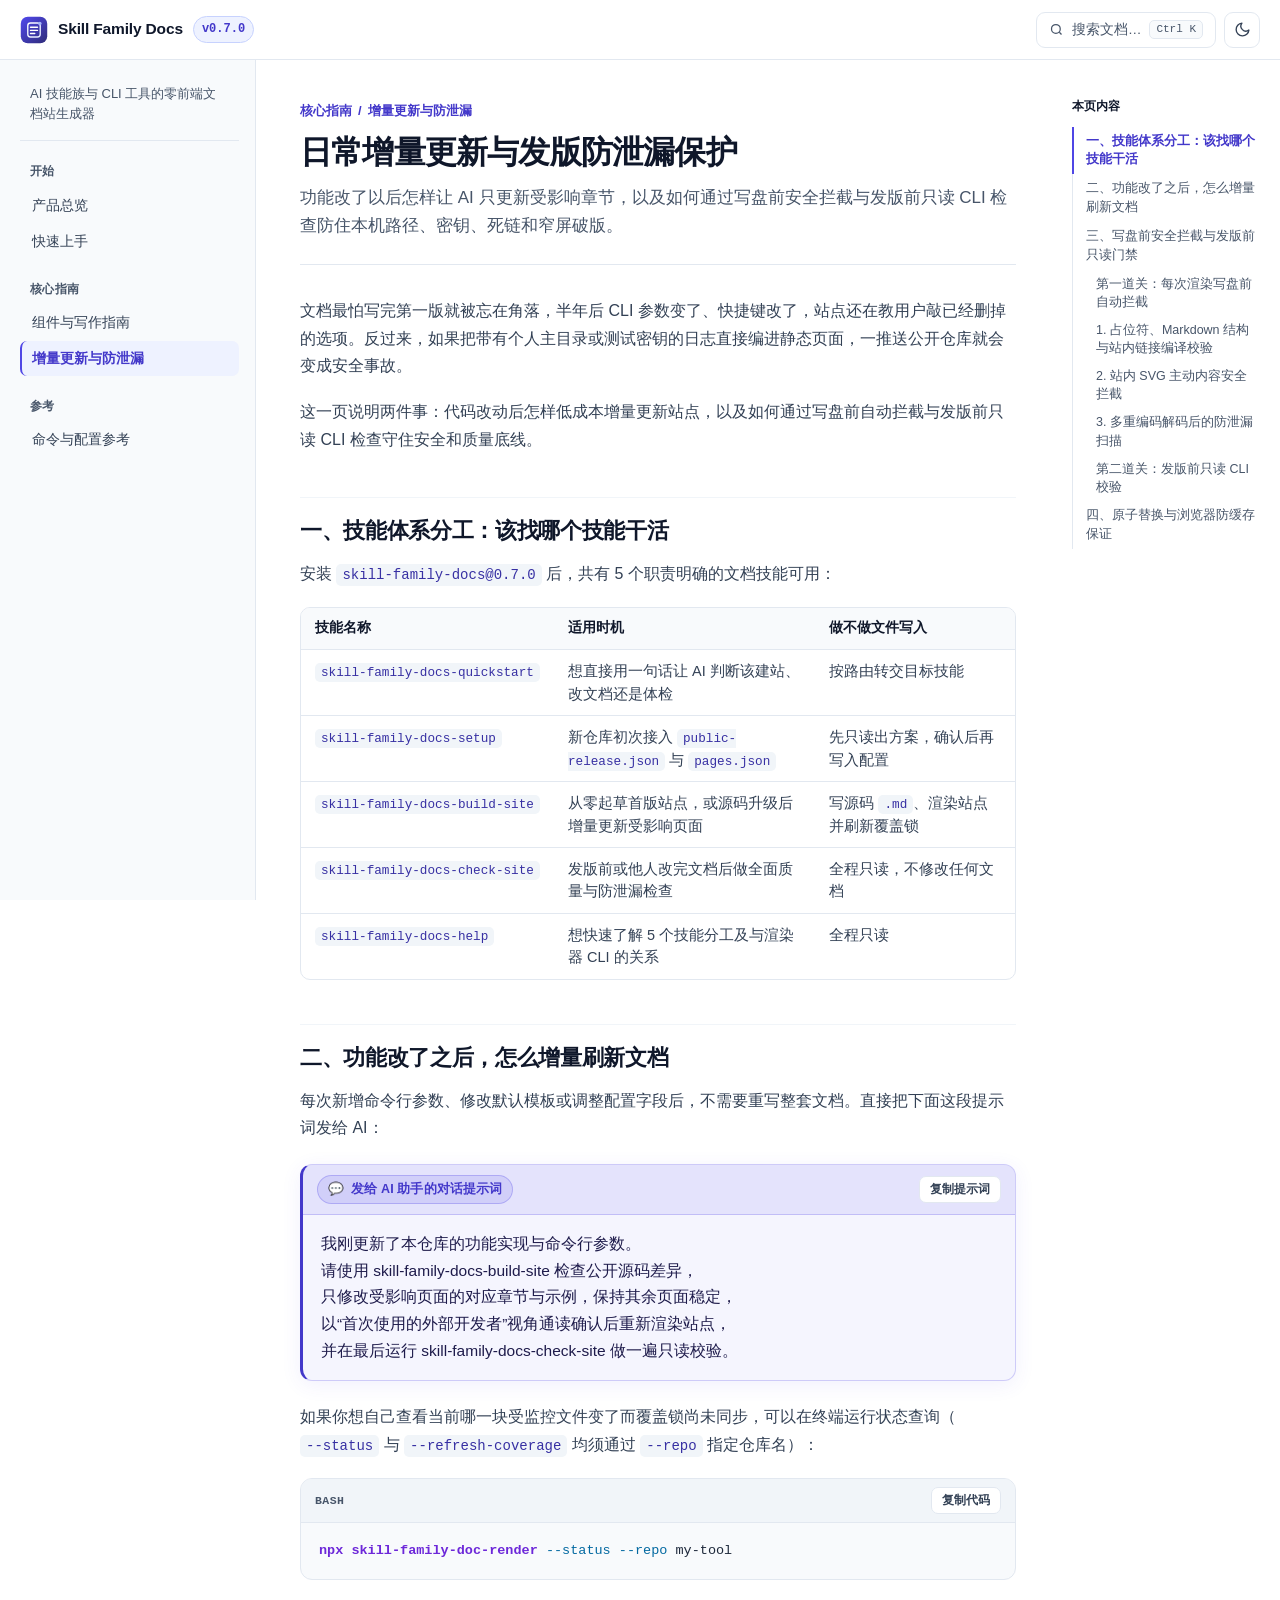
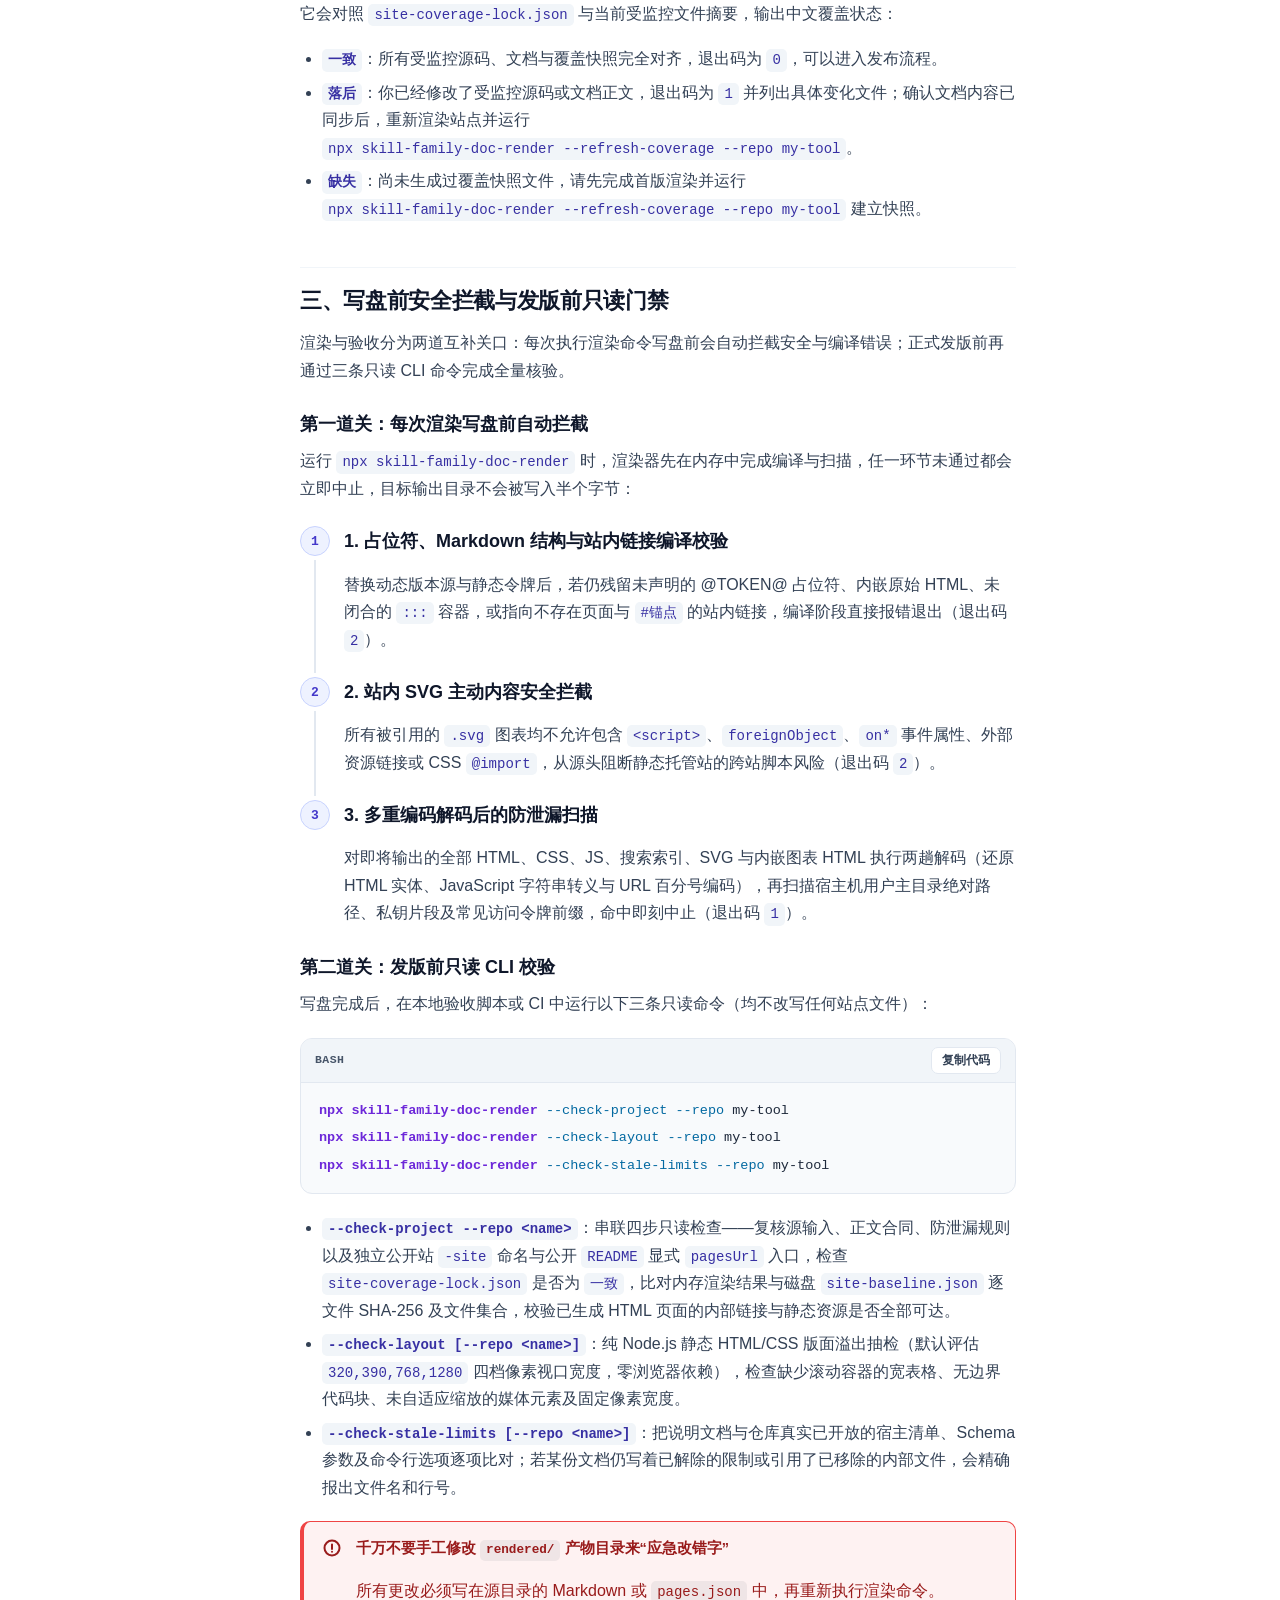
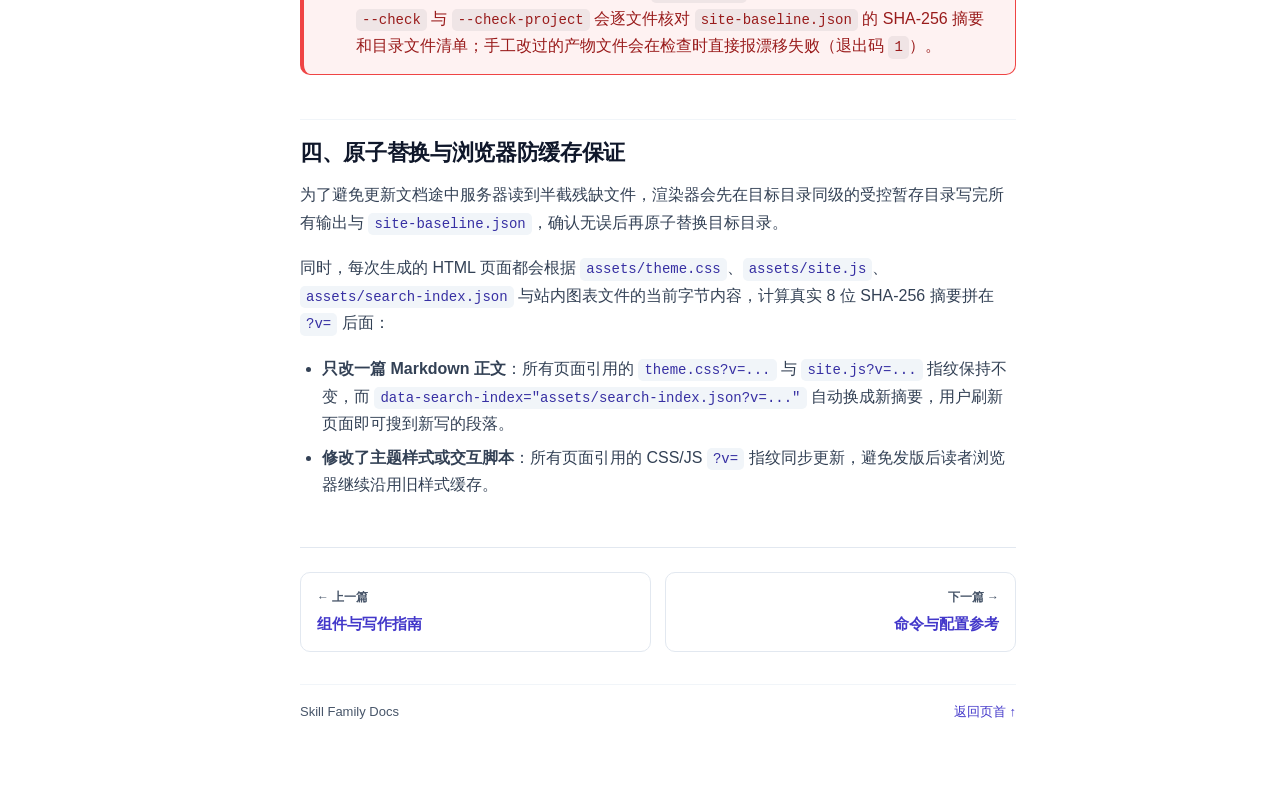
<file: update-and-gates.html>
<!-- generated by skill-family-doc-render -->
<!doctype html>
<html lang="zh-CN" data-search-index="assets/search-index.json?v=b9dc4f77">
<head>
  <meta charset="utf-8">
  <meta name="viewport" content="width=device-width, initial-scale=1">
  <meta name="description" content="功能改了以后怎样让 AI 只更新受影响章节，以及如何通过写盘前安全拦截与发版前只读 CLI 检查防住本机路径、密钥、死链和窄屏破版。">
  <title>日常增量更新与发版防泄漏保护 · Skill Family Docs</title>
  <link rel="icon" href="assets/mark.svg?v=90accb38" type="image/svg+xml">
  <link rel="stylesheet" href="assets/theme.css?v=5971a6b2">
  <script src="assets/site.js?v=bc31e30c" defer></script>
</head>
<body>
  <a class="skip-link" href="#doc-main">跳到正文</a>
  <header class="site-header">
    <div class="header-inner">
      <div class="header-left">
        <button class="icon-btn mobile-menu-btn" id="doc-menu-toggle" type="button" aria-label="打开导航目录" aria-controls="doc-mobile-nav" hidden><svg viewBox="0 0 24 24" aria-hidden="true"><path d="M4 7h16M4 12h16M4 17h16"></path></svg></button>
        <a class="brand" href="index.html" aria-label="Skill Family Docs首页">
          <img src="assets/mark.svg?v=90accb38" width="28" height="28" alt="">
          <span class="brand-title">Skill Family Docs</span>
        </a>
        <span class="version-pill">v0.7.0</span>
      </div>
      <div class="header-tools">
        <button class="search-trigger" id="doc-search-toggle" type="button" aria-label="搜索文档" aria-controls="doc-search-dialog" hidden><svg viewBox="0 0 24 24" aria-hidden="true"><circle cx="11" cy="11" r="7"></circle><path d="m20 20-3.5-3.5"></path></svg><span class="search-trigger-text">搜索文档…</span><kbd>Ctrl K</kbd></button>
        <button class="icon-btn" id="doc-theme-toggle" type="button" aria-label="切换浅色或深色主题" hidden><svg class="icon-sun" viewBox="0 0 24 24" aria-hidden="true"><circle cx="12" cy="12" r="4"></circle><path d="M12 2v2m0 16v2M4.93 4.93l1.41 1.41m11.32 11.32 1.41 1.41M2 12h2m16 0h2M4.93 19.07l1.41-1.41m11.32-11.32 1.41-1.41"></path></svg><svg class="icon-moon" viewBox="0 0 24 24" aria-hidden="true"><path d="M21 12.8A9 9 0 1 1 11.2 3 7 7 0 0 0 21 12.8Z"></path></svg></button>
      </div>
    </div>
  </header>
  <div class="doc-shell">
    <aside class="sidebar" aria-label="文档目录">
      <p class="sidebar-summary">AI 技能族与 CLI 工具的零前端文档站生成器</p>
      <nav id="doc-desktop-nav" aria-label="文档导航"><div class="nav-group"><p class="nav-group-title">开始</p><a class="nav-link" href="index.html">产品总览</a><a class="nav-link" href="quickstart.html">快速上手</a></div><div class="nav-group"><p class="nav-group-title">核心指南</p><a class="nav-link" href="components-and-authoring.html">组件与写作指南</a><a class="nav-link" href="update-and-gates.html" aria-current="page">增量更新与防泄漏</a></div><div class="nav-group"><p class="nav-group-title">参考</p><a class="nav-link" href="cli-and-config.html">命令与配置参考</a></div></nav>
    </aside>
    <main id="doc-main" class="doc-main" tabindex="-1">
      <div id="content" aria-hidden="true"></div>
      <details class="mobile-fallback" id="doc-mobile-fallback">
        <summary>文档目录</summary>
        <nav aria-label="窄屏文档目录"><div class="nav-group"><p class="nav-group-title">开始</p><a class="nav-link" href="index.html">产品总览</a><a class="nav-link" href="quickstart.html">快速上手</a></div><div class="nav-group"><p class="nav-group-title">核心指南</p><a class="nav-link" href="components-and-authoring.html">组件与写作指南</a><a class="nav-link" href="update-and-gates.html" aria-current="page">增量更新与防泄漏</a></div><div class="nav-group"><p class="nav-group-title">参考</p><a class="nav-link" href="cli-and-config.html">命令与配置参考</a></div></nav>
      </details>
      <article id="update-and-gates" class="doc-article">
        <header class="page-header">
          <div class="breadcrumb"><span>核心指南</span><span aria-hidden="true">/</span><span>增量更新与防泄漏</span></div>
          <h1>日常增量更新与发版防泄漏保护</h1>
          <p class="page-summary">功能改了以后怎样让 AI 只更新受影响章节，以及如何通过写盘前安全拦截与发版前只读 CLI 检查防住本机路径、密钥、死链和窄屏破版。</p>
        </header>
        <p>文档最怕写完第一版就被忘在角落，半年后 CLI 参数变了、快捷键改了，站点还在教用户敲已经删掉的选项。反过来，如果把带有个人主目录或测试密钥的日志直接编进静态页面，一推送公开仓库就会变成安全事故。</p>
<p>这一页说明两件事：代码改动后怎样低成本增量更新站点，以及如何通过写盘前自动拦截与发版前只读 CLI 检查守住安全和质量底线。</p>
<h2 id="five-skills-map" tabindex="-1">一、技能体系分工：该找哪个技能干活<a class="heading-anchor" href="#five-skills-map" data-copy-link="five-skills-map" aria-label="复制本节链接" title="复制链接">#</a></h2>
<p>安装 <code>skill-family-docs@0.7.0</code> 后，共有 5 个职责明确的文档技能可用：</p>
<div class="table-scroll" role="region" tabindex="0" aria-label="内容表格"><table><thead><tr><th scope="col" style="text-align: left">技能名称</th><th scope="col" style="text-align: left">适用时机</th><th scope="col" style="text-align: left">做不做文件写入</th></tr></thead><tbody><tr><td style="text-align: left"><code>skill-family-docs-quickstart</code></td><td style="text-align: left">想直接用一句话让 AI 判断该建站、改文档还是体检</td><td style="text-align: left">按路由转交目标技能</td></tr><tr><td style="text-align: left"><code>skill-family-docs-setup</code></td><td style="text-align: left">新仓库初次接入 <code>public-release.json</code> 与 <code>pages.json</code></td><td style="text-align: left">先只读出方案，确认后再写入配置</td></tr><tr><td style="text-align: left"><code>skill-family-docs-build-site</code></td><td style="text-align: left">从零起草首版站点，或源码升级后增量更新受影响页面</td><td style="text-align: left">写源码 <code>.md</code>、渲染站点并刷新覆盖锁</td></tr><tr><td style="text-align: left"><code>skill-family-docs-check-site</code></td><td style="text-align: left">发版前或他人改完文档后做全面质量与防泄漏检查</td><td style="text-align: left">全程只读，不修改任何文档</td></tr><tr><td style="text-align: left"><code>skill-family-docs-help</code></td><td style="text-align: left">想快速了解 5 个技能分工及与渲染器 CLI 的关系</td><td style="text-align: left">全程只读</td></tr></tbody></table></div>
<h2 id="incremental-update" tabindex="-1">二、功能改了之后，怎么增量刷新文档<a class="heading-anchor" href="#incremental-update" data-copy-link="incremental-update" aria-label="复制本节链接" title="复制链接">#</a></h2>
<p>每次新增命令行参数、修改默认模板或调整配置字段后，不需要重写整套文档。直接把下面这段提示词发给 AI：</p>
<div class="prompt-card"><div class="prompt-head"><span class="prompt-badge"><span aria-hidden="true">💬</span><span>发给 AI 助手的对话提示词</span></span><button class="copy-btn" type="button" data-copy="doc-code-0" hidden>复制提示词</button></div><pre tabindex="0"><code id="doc-code-0">我刚更新了本仓库的功能实现与命令行参数。
请使用 skill-family-docs-build-site 检查公开源码差异，
只修改受影响页面的对应章节与示例，保持其余页面稳定，
以“首次使用的外部开发者”视角通读确认后重新渲染站点，
并在最后运行 skill-family-docs-check-site 做一遍只读校验。</code></pre></div>
<p>如果你想自己查看当前哪一块受监控文件变了而覆盖锁尚未同步，可以在终端运行状态查询（<code>--status</code> 与 <code>--refresh-coverage</code> 均须通过 <code>--repo</code> 指定仓库名）：</p>
<div class="code-card"><div class="code-head"><span class="code-lang">bash</span><button class="copy-btn" type="button" data-copy="doc-code-1" hidden>复制代码</button></div><pre tabindex="0"><code id="doc-code-1"><span class="tok-keyword">npx</span> <span class="tok-keyword">skill-family-doc-render</span> <span class="tok-flag">--status</span> <span class="tok-flag">--repo</span> my-tool</code></pre></div>
<p>它会对照 <code>site-coverage-lock.json</code> 与当前受监控文件摘要，输出中文覆盖状态：</p>
<ul><li><strong><code>一致</code></strong>：所有受监控源码、文档与覆盖快照完全对齐，退出码为 <code>0</code>，可以进入发布流程。</li><li><strong><code>落后</code></strong>：你已经修改了受监控源码或文档正文，退出码为 <code>1</code> 并列出具体变化文件；确认文档内容已同步后，重新渲染站点并运行 <code>npx skill-family-doc-render --refresh-coverage --repo my-tool</code>。</li><li><strong><code>缺失</code></strong>：尚未生成过覆盖快照文件，请先完成首版渲染并运行 <code>npx skill-family-doc-render --refresh-coverage --repo my-tool</code> 建立快照。</li></ul>
<h2 id="pre-release-gates" tabindex="-1">三、写盘前安全拦截与发版前只读门禁<a class="heading-anchor" href="#pre-release-gates" data-copy-link="pre-release-gates" aria-label="复制本节链接" title="复制链接">#</a></h2>
<p>渲染与验收分为两道互补关口：每次执行渲染命令写盘前会自动拦截安全与编译错误；正式发版前再通过三条只读 CLI 命令完成全量核验。</p>
<h3 id="write-time-guards" tabindex="-1">第一道关：每次渲染写盘前自动拦截<a class="heading-anchor" href="#write-time-guards" data-copy-link="write-time-guards" aria-label="复制本节链接" title="复制链接">#</a></h3>
<p>运行 <code>npx skill-family-doc-render</code> 时，渲染器先在内存中完成编译与扫描，任一环节未通过都会立即中止，目标输出目录不会被写入半个字节：</p>
<ol class="doc-steps"><li class="doc-step"><span class="step-num" aria-hidden="true">1</span><div class="step-body"><h3 class="step-title" id="gate-compile" tabindex="-1">1. 占位符、Markdown 结构与站内链接编译校验</h3><p>替换动态版本源与静态令牌后，若仍残留未声明的 @TOKEN@ 占位符、内嵌原始 HTML、未闭合的 <code>:::</code> 容器，或指向不存在页面与 <code>#锚点</code> 的站内链接，编译阶段直接报错退出（退出码 <code>2</code>）。</p></div></li><li class="doc-step"><span class="step-num" aria-hidden="true">2</span><div class="step-body"><h3 class="step-title" id="gate-svg" tabindex="-1">2. 站内 SVG 主动内容安全拦截</h3><p>所有被引用的 <code>.svg</code> 图表均不允许包含 <code>&lt;script&gt;</code>、<code>foreignObject</code>、<code>on*</code> 事件属性、外部资源链接或 CSS <code>@import</code>，从源头阻断静态托管站的跨站脚本风险（退出码 <code>2</code>）。</p></div></li><li class="doc-step"><span class="step-num" aria-hidden="true">3</span><div class="step-body"><h3 class="step-title" id="gate-leak" tabindex="-1">3. 多重编码解码后的防泄漏扫描</h3><p>对即将输出的全部 HTML、CSS、JS、搜索索引、SVG 与内嵌图表 HTML 执行两趟解码（还原 HTML 实体、JavaScript 字符串转义与 URL 百分号编码），再扫描宿主机用户主目录绝对路径、私钥片段及常见访问令牌前缀，命中即刻中止（退出码 <code>1</code>）。</p></div></li></ol>
<h3 id="readonly-cli-gates" tabindex="-1">第二道关：发版前只读 CLI 校验<a class="heading-anchor" href="#readonly-cli-gates" data-copy-link="readonly-cli-gates" aria-label="复制本节链接" title="复制链接">#</a></h3>
<p>写盘完成后，在本地验收脚本或 CI 中运行以下三条只读命令（均不改写任何站点文件）：</p>
<div class="code-card"><div class="code-head"><span class="code-lang">bash</span><button class="copy-btn" type="button" data-copy="doc-code-2" hidden>复制代码</button></div><pre tabindex="0"><code id="doc-code-2"><span class="tok-keyword">npx</span> <span class="tok-keyword">skill-family-doc-render</span> <span class="tok-flag">--check-project</span> <span class="tok-flag">--repo</span> my-tool
<span class="tok-keyword">npx</span> <span class="tok-keyword">skill-family-doc-render</span> <span class="tok-flag">--check-layout</span> <span class="tok-flag">--repo</span> my-tool
<span class="tok-keyword">npx</span> <span class="tok-keyword">skill-family-doc-render</span> <span class="tok-flag">--check-stale-limits</span> <span class="tok-flag">--repo</span> my-tool</code></pre></div>
<ul><li><strong><code>--check-project --repo &lt;name&gt;</code></strong>：串联四步只读检查——复核源输入、正文合同、防泄漏规则以及独立公开站 <code>-site</code> 命名与公开 <code>README</code> 显式 <code>pagesUrl</code> 入口，检查 <code>site-coverage-lock.json</code> 是否为 <code>一致</code>，比对内存渲染结果与磁盘 <code>site-baseline.json</code> 逐文件 SHA-256 及文件集合，校验已生成 HTML 页面的内部链接与静态资源是否全部可达。</li><li><strong><code>--check-layout [--repo &lt;name&gt;]</code></strong>：纯 Node.js 静态 HTML/CSS 版面溢出抽检（默认评估 <code>320,390,768,1280</code> 四档像素视口宽度，零浏览器依赖），检查缺少滚动容器的宽表格、无边界代码块、未自适应缩放的媒体元素及固定像素宽度。</li><li><strong><code>--check-stale-limits [--repo &lt;name&gt;]</code></strong>：把说明文档与仓库真实已开放的宿主清单、Schema 参数及命令行选项逐项比对；若某份文档仍写着已解除的限制或引用了已移除的内部文件，会精确报出文件名和行号。</li></ul>
<aside class="callout danger"><span class="callout-icon" aria-hidden="true"><svg viewBox="0 0 20 20" aria-hidden="true"><circle cx="10" cy="10" r="7.5"></circle><path d="M10 6.5v4.5M10 13.8h.01"></path></svg></span><div class="callout-body"><strong class="callout-title">千万不要手工修改 <code>rendered/</code> 产物目录来“应急改错字”</strong><p>所有更改必须写在源目录的 Markdown 或 <code>pages.json</code> 中，再重新执行渲染命令。<code>--check</code> 与 <code>--check-project</code> 会逐文件核对 <code>site-baseline.json</code> 的 SHA-256 摘要和目录文件清单；手工改过的产物文件会在检查时直接报漂移失败（退出码 <code>1</code>）。</p></div></aside>
<h2 id="atomic-and-cache" tabindex="-1">四、原子替换与浏览器防缓存保证<a class="heading-anchor" href="#atomic-and-cache" data-copy-link="atomic-and-cache" aria-label="复制本节链接" title="复制链接">#</a></h2>
<p>为了避免更新文档途中服务器读到半截残缺文件，渲染器会先在目标目录同级的受控暂存目录写完所有输出与 <code>site-baseline.json</code>，确认无误后再原子替换目标目录。</p>
<p>同时，每次生成的 HTML 页面都会根据 <code>assets/theme.css</code>、<code>assets/site.js</code>、<code>assets/search-index.json</code> 与站内图表文件的当前字节内容，计算真实 8 位 SHA-256 摘要拼在 <code>?v=</code> 后面：</p>
<ul><li><strong>只改一篇 Markdown 正文</strong>：所有页面引用的 <code>theme.css?v=...</code> 与 <code>site.js?v=...</code> 指纹保持不变，而 <code>data-search-index=&quot;assets/search-index.json?v=...&quot;</code> 自动换成新摘要，用户刷新页面即可搜到新写的段落。</li><li><strong>修改了主题样式或交互脚本</strong>：所有页面引用的 CSS/JS <code>?v=</code> 指纹同步更新，避免发版后读者浏览器继续沿用旧样式缓存。</li></ul>
        <nav class="page-pager" aria-label="文档翻页"><a class="pager-link is-prev" href="components-and-authoring.html" rel="prev"><span class="pager-dir">← 上一篇</span><span class="pager-title">组件与写作指南</span></a><a class="pager-link is-next" href="cli-and-config.html" rel="next"><span class="pager-dir">下一篇 →</span><span class="pager-title">命令与配置参考</span></a></nav>
      </article>
      <footer class="article-footer">
        <span>Skill Family Docs</span>
        <a href="#doc-main">返回页首 ↑</a>
      </footer>
    </main>
    <aside class="page-outline" aria-label="页内目录"><p class="outline-label">本页内容</p><nav class="outline-nav" id="doc-page-toc" aria-label="本页内容"><a class="toc-level-2" href="#five-skills-map">一、技能体系分工：该找哪个技能干活</a><a class="toc-level-2" href="#incremental-update">二、功能改了之后，怎么增量刷新文档</a><a class="toc-level-2" href="#pre-release-gates">三、写盘前安全拦截与发版前只读门禁</a><a class="toc-level-3" href="#write-time-guards">第一道关：每次渲染写盘前自动拦截</a><a class="toc-level-3" href="#gate-compile">1. 占位符、Markdown 结构与站内链接编译校验</a><a class="toc-level-3" href="#gate-svg">2. 站内 SVG 主动内容安全拦截</a><a class="toc-level-3" href="#gate-leak">3. 多重编码解码后的防泄漏扫描</a><a class="toc-level-3" href="#readonly-cli-gates">第二道关：发版前只读 CLI 校验</a><a class="toc-level-2" href="#atomic-and-cache">四、原子替换与浏览器防缓存保证</a></nav></aside>
  </div>
  <dialog class="doc-dialog" id="doc-search-dialog" aria-labelledby="doc-search-title">
    <div class="search-dialog-head"><svg viewBox="0 0 24 24" aria-hidden="true"><circle cx="11" cy="11" r="7"></circle><path d="m20 20-3.5-3.5"></path></svg><h2 id="doc-search-title" class="sr-only">搜索文档</h2><input id="doc-search-input" type="search" placeholder="搜索文档、命令、组件或关键字…" autocomplete="off" aria-label="搜索文档"><button class="dialog-close" id="doc-close-search" type="button" aria-label="关闭搜索">Esc</button></div>
    <p class="search-count" id="doc-search-count" role="status"></p>
    <div class="search-results" id="doc-search-results"></div>
    <p class="sr-only" id="doc-search-active" aria-live="polite"></p>
    <div class="search-help"><span>↑ ↓ 选择 · Enter 跳转</span><span>Esc 关闭</span></div>
  </dialog>
  <dialog class="mobile-nav-dialog" id="doc-mobile-nav" aria-labelledby="doc-menu-title">
    <div class="mobile-nav-head"><strong id="doc-menu-title">Skill Family Docs</strong><button class="dialog-close" id="doc-close-menu" type="button">关闭</button></div>
    <nav class="mobile-nav-body" aria-label="移动端文档目录"><div class="nav-group"><p class="nav-group-title">开始</p><a class="nav-link" href="index.html">产品总览</a><a class="nav-link" href="quickstart.html">快速上手</a></div><div class="nav-group"><p class="nav-group-title">核心指南</p><a class="nav-link" href="components-and-authoring.html">组件与写作指南</a><a class="nav-link" href="update-and-gates.html" aria-current="page">增量更新与防泄漏</a></div><div class="nav-group"><p class="nav-group-title">参考</p><a class="nav-link" href="cli-and-config.html">命令与配置参考</a></div></nav>
  </dialog>
  <dialog class="diagram-dialog" id="doc-diagram-dialog" aria-labelledby="doc-diagram-dialog-title">
    <div class="diagram-dialog-head"><strong id="doc-diagram-dialog-title">图表预览</strong><button class="dialog-close" id="doc-close-diagram" type="button">关闭</button></div>
    <div class="diagram-dialog-body" id="doc-diagram-dialog-body"></div>
  </dialog>
  <div class="toast" id="doc-toast" role="status" aria-live="polite"></div>
</body>
</html>
</file>
<file: assets/theme.css>
/* Modern Technical Documentation Design System (Mintlify / Starlight inspired) */
:root {
  color-scheme: light;
  --font-sans: -apple-system, BlinkMacSystemFont, "PingFang SC", "Hiragino Sans GB", "Microsoft YaHei", "Segoe UI", Roboto, "Helvetica Neue", Arial, sans-serif;
  --font-mono: "JetBrains Mono", "SFMono-Regular", ui-monospace, SFMono-Regular, Menlo, Monaco, Consolas, "Liberation Mono", monospace;

  --canvas: #ffffff;
  --side: #f8fafc;
  --surface: #ffffff;
  --surface-hover: #f8fafc;
  --ink: #0f172a;
  --text: #334155;
  --muted: #475569;
  --line: #e2e8f0;
  --line-subtle: #f1f5f9;

  --accent: #4338ca;
  --accent-brand: #4f46e5;
  --accent-hover: #3730a3;
  --accent-ink: #ffffff;
  --accent-soft: #eef2ff;
  --accent-border: #c7d2fe;

  --code-bg: #f8fafc;
  --code-header: #f1f5f9;
  --code-ink: #1e293b;
  --inline-code-bg: #f1f5f9;
  --inline-code-ink: #3730a3;

  --prompt-bg: rgba(79, 70, 229, 0.055);
  --prompt-header: rgba(79, 70, 229, 0.10);
  --prompt-border: rgba(79, 70, 229, 0.24);
  --prompt-badge-bg: rgba(79, 70, 229, 0.12);
  --prompt-badge-border: rgba(79, 70, 229, 0.28);
  --prompt-glow: 0 4px 20px rgba(79, 70, 229, 0.08);
  --prompt-ink: #1e1b4b;

  --tip-bg: #ecfdf5;
  --tip-ink: #065f46;
  --tip-border: #10b981;
  --info-bg: #eff6ff;
  --info-ink: #1e40af;
  --info-border: #3b82f6;
  --warning-bg: #fffbeb;
  --warning-ink: #92400e;
  --warning-border: #f59e0b;
  --danger-bg: #fef2f2;
  --danger-ink: #991b1b;
  --danger-border: #ef4444;

  --tok-comment: #64748b;
  --tok-keyword: #6d28d9;
  --tok-flag: #0369a1;
  --tok-key: #4338ca;
  --tok-string: #047857;
  --tok-number: #b45309;
  --tok-var: #be185d;

  --header-bg: rgba(255, 255, 255, 0.86);
  --mark-bg: rgba(245, 158, 11, 0.24);
  --mark-ink: #0f172a;
  --toast-bg: #0f172a;
  --toast-ink: #f8fafc;
  --toast-border: rgba(255, 255, 255, 0.12);
  --callout-code-bg: rgba(15, 23, 42, 0.06);
  --shadow-sm: 0 1px 2px rgba(15, 23, 42, 0.04);
  --shadow-card: 0 1px 3px rgba(15, 23, 42, 0.05), 0 6px 18px rgba(15, 23, 42, 0.03);
  --shadow-card-hover: 0 10px 28px rgba(79, 70, 229, 0.10), 0 2px 6px rgba(15, 23, 42, 0.04);
  --shadow-dialog: 0 24px 64px rgba(15, 23, 42, 0.18), 0 4px 16px rgba(15, 23, 42, 0.08);
  --backdrop: rgba(15, 23, 42, 0.45);
  --header-h: 60px;
}

html[data-theme="dark"] {
  color-scheme: dark;
  --canvas: #0b1120;
  --side: #0f172a;
  --surface: #111827;
  --surface-hover: #1e293b;
  --ink: #f1f5f9;
  --text: #cbd5e1;
  --muted: #94a3b8;
  --line: #1e293b;
  --line-subtle: #172033;

  --accent: #818cf8;
  --accent-brand: #6366f1;
  --accent-hover: #a5b4fc;
  --accent-ink: #0b1120;
  --accent-soft: #1e1b4b;
  --accent-border: #3730a3;

  --code-bg: #0f172a;
  --code-header: #162033;
  --code-ink: #e2e8f0;
  --inline-code-bg: #1e293b;
  --inline-code-ink: #a5b4fc;

  --prompt-bg: rgba(129, 140, 248, 0.09);
  --prompt-header: rgba(129, 140, 248, 0.14);
  --prompt-border: rgba(129, 140, 248, 0.30);
  --prompt-badge-bg: rgba(129, 140, 248, 0.18);
  --prompt-badge-border: rgba(129, 140, 248, 0.38);
  --prompt-glow: 0 6px 26px rgba(79, 70, 229, 0.18);
  --prompt-ink: #e0e7ff;

  --tip-bg: #052e16;
  --tip-ink: #6ee7b7;
  --tip-border: rgba(16, 185, 129, 0.35);
  --info-bg: #0f1f3d;
  --info-ink: #93c5fd;
  --info-border: rgba(59, 130, 246, 0.36);
  --warning-bg: #271a04;
  --warning-ink: #fcd34d;
  --warning-border: rgba(245, 158, 11, 0.35);
  --danger-bg: #2b0b12;
  --danger-ink: #fca5a5;
  --danger-border: rgba(239, 68, 68, 0.36);

  --tok-comment: #94a3b8;
  --tok-keyword: #c4b5fd;
  --tok-flag: #7dd3fc;
  --tok-key: #a5b4fc;
  --tok-string: #6ee7b7;
  --tok-number: #fcd34d;
  --tok-var: #f9a8d4;

  --header-bg: rgba(11, 17, 32, 0.84);
  --mark-bg: rgba(251, 191, 36, 0.24);
  --mark-ink: #fef08a;
  --toast-bg: #1e293b;
  --toast-ink: #f1f5f9;
  --toast-border: #3730a3;
  --callout-code-bg: rgba(255, 255, 255, 0.10);
  --shadow-sm: 0 1px 2px rgba(0, 0, 0, 0.35);
  --shadow-card: 0 2px 8px rgba(0, 0, 0, 0.36), inset 0 1px 0 rgba(255, 255, 255, 0.04);
  --shadow-card-hover: 0 12px 30px rgba(0, 0, 0, 0.5), 0 0 0 1px rgba(129, 140, 248, 0.25);
  --shadow-dialog: 0 28px 80px rgba(0, 0, 0, 0.68), 0 4px 20px rgba(0, 0, 0, 0.45);
  --backdrop: rgba(2, 6, 23, 0.72);
}

@media (prefers-color-scheme: dark) {
  html:not([data-theme]) {
    color-scheme: dark;
    --canvas: #0b1120;
    --side: #0f172a;
    --surface: #111827;
    --surface-hover: #1e293b;
    --ink: #f1f5f9;
    --text: #cbd5e1;
    --muted: #94a3b8;
    --line: #1e293b;
    --line-subtle: #172033;
    --accent: #818cf8;
    --accent-brand: #6366f1;
    --accent-hover: #a5b4fc;
    --accent-ink: #0b1120;
    --accent-soft: #1e1b4b;
    --accent-border: #3730a3;
    --code-bg: #0f172a;
    --code-header: #162033;
    --code-ink: #e2e8f0;
    --inline-code-bg: #1e293b;
    --inline-code-ink: #a5b4fc;
    --prompt-bg: rgba(129, 140, 248, 0.09);
    --prompt-header: rgba(129, 140, 248, 0.14);
    --prompt-border: rgba(129, 140, 248, 0.30);
    --prompt-badge-bg: rgba(129, 140, 248, 0.18);
    --prompt-badge-border: rgba(129, 140, 248, 0.38);
    --prompt-glow: 0 6px 26px rgba(79, 70, 229, 0.18);
    --prompt-ink: #e0e7ff;
    --tip-bg: #052e16;
    --tip-ink: #6ee7b7;
    --tip-border: rgba(16, 185, 129, 0.35);
    --info-bg: #0f1f3d;
    --info-ink: #93c5fd;
    --info-border: rgba(59, 130, 246, 0.36);
    --warning-bg: #271a04;
    --warning-ink: #fcd34d;
    --warning-border: rgba(245, 158, 11, 0.35);
    --danger-bg: #2b0b12;
    --danger-ink: #fca5a5;
    --danger-border: rgba(239, 68, 68, 0.36);
    --tok-comment: #94a3b8;
    --tok-keyword: #c4b5fd;
    --tok-flag: #7dd3fc;
    --tok-key: #a5b4fc;
    --tok-string: #6ee7b7;
    --tok-number: #fcd34d;
    --tok-var: #f9a8d4;
    --header-bg: rgba(11, 17, 32, 0.84);
    --mark-bg: rgba(251, 191, 36, 0.24);
    --mark-ink: #fef08a;
    --toast-bg: #1e293b;
    --toast-ink: #f1f5f9;
    --toast-border: #3730a3;
    --callout-code-bg: rgba(255, 255, 255, 0.10);
    --shadow-sm: 0 1px 2px rgba(0, 0, 0, 0.35);
    --shadow-card: 0 2px 8px rgba(0, 0, 0, 0.36), inset 0 1px 0 rgba(255, 255, 255, 0.04);
    --shadow-card-hover: 0 12px 30px rgba(0, 0, 0, 0.5), 0 0 0 1px rgba(129, 140, 248, 0.25);
    --shadow-dialog: 0 28px 80px rgba(0, 0, 0, 0.68), 0 4px 20px rgba(0, 0, 0, 0.45);
    --backdrop: rgba(2, 6, 23, 0.72);
  }
}

html[data-theme="light"] {
  color-scheme: light;
}

* {
  box-sizing: border-box;
}

html, body {
  margin: 0;
  padding: 0;
  background: var(--canvas);
  color: var(--text);
  font-family: var(--font-sans);
  font-size: 16px;
  line-height: 1.72;
  -webkit-font-smoothing: antialiased;
  max-width: 100%;
  overflow-x: clip;
}

html.modal-open, body.modal-open {
  overflow: hidden;
}

img, svg {
  max-width: 100%;
  height: auto;
}

pre {
  max-width: 100%;
  overflow-x: auto;
}

a {
  color: var(--accent);
  text-decoration: none;
}

a:hover {
  text-decoration: underline;
  text-underline-offset: 3px;
}

:focus-visible {
  outline: 2px solid var(--accent-brand);
  outline-offset: 2px;
}

:focus:not(:focus-visible) {
  outline: none;
}

.doc-main:focus,
.doc-article :is(h1, h2, h3, h4, h5)[tabindex="-1"]:focus {
  outline: none;
}

.sr-only {
  position: absolute;
  width: 1px;
  height: 1px;
  padding: 0;
  margin: -1px;
  overflow: hidden;
  clip: rect(0, 0, 0, 0);
  white-space: nowrap;
  border: 0;
}

.skip-link {
  position: absolute;
  left: -9999px;
  top: 8px;
  z-index: 100;
  padding: 8px 14px;
  border-radius: 8px;
  background: var(--accent-brand);
  color: #ffffff;
  font-weight: 600;
}

.skip-link:focus {
  left: 12px;
}

/* --- Sticky Glass Header --- */
.site-header {
  position: sticky;
  top: 0;
  z-index: 40;
  height: var(--header-h);
  background: var(--header-bg);
  backdrop-filter: saturate(180%) blur(14px);
  -webkit-backdrop-filter: saturate(180%) blur(14px);
  border-bottom: 1px solid var(--line);
}

.header-inner {
  max-width: 1400px;
  height: 100%;
  margin: 0 auto;
  padding: 0 20px;
  display: flex;
  align-items: center;
  justify-content: space-between;
  gap: 12px;
}

.header-left {
  display: flex;
  align-items: center;
  gap: 10px;
  min-width: 0;
}

.brand {
  display: inline-flex;
  align-items: center;
  gap: 10px;
  min-width: 0;
  color: var(--ink);
  font-weight: 700;
  font-size: 15.5px;
  letter-spacing: -0.01em;
}

.brand:hover {
  text-decoration: none;
}

.brand img {
  width: 28px;
  height: 28px;
  flex-shrink: 0;
  border-radius: 7px;
}

.brand-title {
  white-space: nowrap;
  overflow: hidden;
  text-overflow: ellipsis;
}

.version-pill {
  flex-shrink: 0;
  display: inline-flex;
  align-items: center;
  padding: 2px 8px;
  border-radius: 999px;
  font-size: 12px;
  font-weight: 600;
  font-family: var(--font-mono);
  background: var(--accent-soft);
  color: var(--accent);
  border: 1px solid var(--accent-border);
}

.header-tools {
  display: flex;
  align-items: center;
  gap: 8px;
  flex-shrink: 0;
}

.search-trigger {
  display: inline-flex;
  align-items: center;
  gap: 8px;
  height: 36px;
  padding: 0 12px;
  border-radius: 9px;
  border: 1px solid var(--line);
  background: var(--surface);
  color: var(--muted);
  font-family: var(--font-sans);
  font-size: 13.5px;
  cursor: pointer;
  transition: border-color 140ms ease, color 140ms ease, box-shadow 140ms ease;
}

.search-trigger:hover {
  border-color: var(--accent-border);
  color: var(--ink);
  box-shadow: var(--shadow-sm);
}

.search-trigger svg {
  width: 15px;
  height: 15px;
  stroke: currentColor;
  fill: none;
  stroke-width: 2;
  flex-shrink: 0;
}

.search-trigger kbd {
  padding: 1px 6px;
  border-radius: 5px;
  border: 1px solid var(--line);
  background: var(--side);
  color: var(--muted);
  font-family: var(--font-mono);
  font-size: 11px;
  line-height: 1.4;
}

.icon-btn {
  display: inline-flex;
  align-items: center;
  justify-content: center;
  width: 36px;
  height: 36px;
  padding: 0;
  border-radius: 9px;
  border: 1px solid var(--line);
  background: var(--surface);
  color: var(--text);
  cursor: pointer;
  transition: border-color 140ms ease, background-color 140ms ease, color 140ms ease;
}

.icon-btn:hover {
  border-color: var(--accent-border);
  background: var(--surface-hover);
  color: var(--ink);
}

.icon-btn svg {
  width: 17px;
  height: 17px;
  stroke: currentColor;
  fill: none;
  stroke-width: 1.9;
  stroke-linecap: round;
  stroke-linejoin: round;
}

.icon-btn .icon-sun { display: none; }
.icon-btn .icon-moon { display: block; }
html[data-theme="dark"] .icon-btn .icon-sun { display: block; }
html[data-theme="dark"] .icon-btn .icon-moon { display: none; }

.mobile-menu-btn {
  display: none;
}

.copy-btn[hidden],
.diagram-action-btn[hidden],
.search-trigger[hidden],
.icon-btn[hidden],
.mobile-menu-btn[hidden] {
  display: none !important;
}

/* --- Three-Column Responsive Layout --- */
.doc-shell {
  max-width: 1400px;
  margin: 0 auto;
  display: grid;
  grid-template-columns: 256px minmax(0, 1fr) 220px;
  align-items: start;
}

.sidebar {
  position: sticky;
  top: var(--header-h);
  height: calc(100vh - var(--header-h));
  overflow-y: auto;
  padding: 24px 16px 40px 20px;
  background: var(--side);
  border-right: 1px solid var(--line);
}

.sidebar-summary {
  margin: 0 0 20px;
  padding: 0 10px 16px;
  border-bottom: 1px solid var(--line);
  font-size: 13px;
  line-height: 1.55;
  color: var(--muted);
}

.nav-group {
  margin-bottom: 20px;
}

.nav-group-title {
  margin: 0 0 6px;
  padding: 0 10px;
  font-size: 12px;
  font-weight: 700;
  letter-spacing: 0.03em;
  color: var(--muted);
}

.nav-link {
  display: flex;
  align-items: center;
  min-width: 0;
  padding: 7px 10px;
  margin: 2px 0;
  border-radius: 7px;
  border-left: 2.5px solid transparent;
  font-size: 14px;
  line-height: 1.45;
  color: var(--text);
  overflow-wrap: anywhere;
  word-break: break-word;
  transition: background-color 120ms ease, color 120ms ease;
}

.nav-link:hover {
  background: var(--surface-hover);
  color: var(--ink);
  text-decoration: none;
}

.nav-link[aria-current="page"] {
  background: var(--accent-soft);
  color: var(--accent);
  border-left-color: var(--accent-brand);
  font-weight: 600;
}

.doc-main {
  min-width: 0;
  padding: 36px 44px 72px;
}

.doc-article {
  max-width: 780px;
  margin: 0 auto;
}

.page-header {
  margin-bottom: 32px;
  padding-bottom: 24px;
  border-bottom: 1px solid var(--line);
}

.breadcrumb {
  display: inline-flex;
  align-items: center;
  gap: 6px;
  margin-bottom: 10px;
  font-size: 13px;
  font-weight: 600;
  color: var(--accent);
}

.page-header h1 {
  margin: 0;
  font-size: 32px;
  line-height: 1.25;
  letter-spacing: -0.025em;
  font-weight: 800;
  color: var(--ink);
}

.page-summary {
  margin: 12px 0 0;
  font-size: 17px;
  line-height: 1.65;
  color: var(--muted);
}

/* --- Prose Typography --- */
.doc-article > p,
.doc-article > ul,
.doc-article > ol,
.doc-article > blockquote {
  margin: 0 0 18px;
}

.doc-article h2 {
  margin: 44px 0 14px;
  padding-top: 18px;
  border-top: 1px solid var(--line-subtle);
  font-size: 22px;
  line-height: 1.35;
  letter-spacing: -0.015em;
  font-weight: 750;
  color: var(--ink);
  scroll-margin-top: 80px;
}

.doc-article h3 {
  margin: 28px 0 10px;
  font-size: 18px;
  line-height: 1.4;
  font-weight: 700;
  color: var(--ink);
  scroll-margin-top: 80px;
}

.doc-article h4,
.doc-article h5 {
  margin: 22px 0 8px;
  font-size: 16px;
  line-height: 1.45;
  font-weight: 700;
  color: var(--ink);
  scroll-margin-top: 80px;
}

.heading-anchor {
  display: inline-flex;
  align-items: center;
  justify-content: center;
  margin-left: 8px;
  padding: 1px 6px;
  border-radius: 5px;
  color: var(--muted);
  font-family: var(--font-mono);
  font-weight: 500;
  font-size: 0.82em;
  line-height: 1.25;
  vertical-align: middle;
  white-space: nowrap;
  text-decoration: none;
  opacity: 0;
  transition: opacity 150ms ease, color 150ms ease, background-color 150ms ease;
}

.heading-anchor:hover,
.heading-anchor:focus-visible {
  color: var(--accent);
  background: var(--accent-soft);
  text-decoration: none;
}

.heading-anchor.copied {
  color: var(--tip-ink);
  background: var(--tip-bg);
  opacity: 1;
}

@media (hover: hover) {
  .heading-anchor {
    opacity: 0;
  }
  h2:hover .heading-anchor,
  h3:hover .heading-anchor,
  h4:hover .heading-anchor,
  h5:hover .heading-anchor,
  .heading-anchor:focus-visible,
  .heading-anchor.copied {
    opacity: 1;
  }
}

@media (hover: none) {
  .heading-anchor {
    opacity: 0.45;
  }
  .heading-anchor:active,
  .heading-anchor:focus-visible,
  .heading-anchor.copied {
    opacity: 1;
  }
}

.doc-article code {
  display: inline-block;
  max-width: 100%;
  padding: 1px 6px;
  border-radius: 5px;
  background: var(--inline-code-bg);
  color: var(--inline-code-ink);
  font-family: var(--font-mono);
  font-size: 0.875em;
  line-height: 1.45;
  vertical-align: baseline;
  overflow-wrap: break-word;
}

.doc-article pre code {
  display: inline;
  max-width: none;
  padding: 0;
  border-radius: 0;
  background: transparent;
  color: inherit;
  font-size: 13.5px;
  line-height: 1.65;
  vertical-align: baseline;
  overflow-wrap: normal;
}

.doc-article kbd {
  display: inline-block;
  padding: 1px 6px;
  border-radius: 5px;
  border: 1px solid var(--line);
  background: var(--side);
  color: var(--ink);
  font-family: var(--font-mono);
  font-size: 0.82em;
}

.doc-article ul,
.doc-article ol {
  padding-left: 22px;
}

.doc-article li {
  margin: 6px 0;
}

.doc-article li > ul,
.doc-article li > ol {
  margin-top: 6px;
  margin-bottom: 6px;
}

.doc-article li.task-item {
  list-style: none;
  margin-left: -18px;
}

.doc-article li.task-item input[type="checkbox"] {
  margin-right: 8px;
  accent-color: var(--accent-brand);
}

.doc-blockquote {
  margin: 20px 0;
  padding: 12px 18px;
  border-left: 3px solid var(--accent-border);
  background: var(--side);
  border-radius: 0 8px 8px 0;
  color: var(--text);
}

.doc-blockquote > :last-child {
  margin-bottom: 0;
}

.doc-divider {
  margin: 32px 0;
  border: 0;
  border-top: 1px solid var(--line);
}

/* --- Tables --- */
.table-scroll {
  max-width: 100%;
  overflow-x: auto;
  margin: 20px 0;
  border: 1px solid var(--line);
  border-radius: 10px;
  background: var(--surface);
}

.table-scroll table {
  width: 100%;
  border-collapse: collapse;
  font-size: 14.5px;
  line-height: 1.55;
}

.table-scroll th,
.table-scroll td {
  padding: 10px 14px;
  text-align: left;
  border-bottom: 1px solid var(--line);
  vertical-align: top;
}

.table-scroll th {
  background: var(--side);
  color: var(--ink);
  font-weight: 650;
  font-size: 13.5px;
  white-space: nowrap;
}

.table-scroll td:first-child {
  min-width: 96px;
  white-space: nowrap;
}

.table-scroll tr:last-child td {
  border-bottom: 0;
}

.table-scroll td code {
  display: inline;
  padding: 2px 6px;
  overflow-wrap: break-word;
}

/* --- Component 1: Multi-Host Synced Tabs --- */
.doc-tabs {
  margin: 22px 0;
  border: 1px solid var(--line);
  border-radius: 12px;
  background: var(--surface);
  overflow: hidden;
  box-shadow: var(--shadow-sm);
}

.tabs-bar {
  display: flex;
  align-items: center;
  justify-content: space-between;
  flex-wrap: wrap;
  gap: 8px;
  padding: 8px 10px;
  background: var(--side);
  border-bottom: 1px solid var(--line);
}

.tabs-list {
  display: inline-flex;
  flex-wrap: wrap;
  gap: 4px;
  padding: 3px;
  border-radius: 9px;
  background: var(--line-subtle);
}

.tab-btn {
  appearance: none;
  border: 0;
  padding: 5px 12px;
  border-radius: 7px;
  background: transparent;
  color: var(--muted);
  font-family: var(--font-sans);
  font-size: 13.5px;
  font-weight: 500;
  cursor: pointer;
  transition: background-color 120ms ease, color 120ms ease, box-shadow 120ms ease;
}

.tab-btn:hover {
  color: var(--ink);
}

.tab-btn[aria-selected="true"] {
  background: var(--surface);
  color: var(--ink);
  font-weight: 650;
  box-shadow: 0 1px 3px rgba(15, 23, 42, 0.10);
}

.tabs-sync-badge {
  font-size: 11.5px;
  color: var(--muted);
  padding: 2px 8px;
  border-radius: 999px;
  border: 1px solid var(--line);
  background: var(--surface);
}

.tabs-panel {
  padding: 16px 18px;
}

.tabs-panel > :first-child { margin-top: 0; }
.tabs-panel > :last-child { margin-bottom: 0; }

.tabs-panel-fallback-label {
  margin: 0 0 10px;
  font-size: 13px;
  font-weight: 700;
  color: var(--accent);
}

html[data-js="ready"] .tabs-panel-fallback-label {
  display: none;
}

html:not([data-js="ready"]) .tabs-panel[hidden] {
  display: block;
  border-top: 1px dashed var(--line);
}

/* --- Component 2: AI Prompt Card vs Syntax-Highlighted Code Block --- */
.prompt-card {
  margin: 22px 0;
  border: 1px solid var(--prompt-border);
  border-left: 3.5px solid var(--accent);
  border-radius: 12px;
  background: var(--prompt-bg);
  box-shadow: var(--prompt-glow);
  overflow: hidden;
}

.prompt-head {
  display: flex;
  align-items: center;
  justify-content: space-between;
  gap: 10px;
  padding: 10px 14px;
  background: var(--prompt-header);
  border-bottom: 1px solid var(--prompt-border);
}

.prompt-badge {
  display: inline-flex;
  align-items: center;
  gap: 7px;
  padding: 3px 10px;
  border-radius: 999px;
  background: var(--prompt-badge-bg);
  border: 1px solid var(--prompt-badge-border);
  font-size: 12.5px;
  font-weight: 700;
  letter-spacing: 0.01em;
  color: var(--accent);
}

.prompt-card pre {
  margin: 0;
  padding: 16px 18px;
  white-space: pre-wrap;
  overflow-wrap: anywhere;
  font-family: var(--font-sans);
  font-size: 15.5px;
  line-height: 1.72;
  color: var(--prompt-ink);
}

.prompt-card pre code {
  font-family: var(--font-sans);
  font-size: 15.5px;
  line-height: 1.72;
  color: var(--prompt-ink);
}

.code-card {
  margin: 20px 0;
  border: 1px solid var(--line);
  border-radius: 12px;
  background: var(--code-bg);
  overflow: hidden;
}

.code-head {
  display: flex;
  align-items: center;
  justify-content: space-between;
  gap: 10px;
  padding: 8px 14px;
  background: var(--code-header);
  border-bottom: 1px solid var(--line);
}

.code-lang {
  font-family: var(--font-mono);
  font-size: 11.5px;
  font-weight: 700;
  letter-spacing: 0.04em;
  text-transform: uppercase;
  color: var(--muted);
}

.code-card pre {
  margin: 0;
  padding: 14px 18px;
  max-width: 100%;
  overflow-x: auto;
  color: var(--code-ink);
}

.copy-btn {
  display: inline-flex;
  align-items: center;
  gap: 5px;
  padding: 4px 10px;
  border-radius: 7px;
  border: 1px solid var(--line);
  background: var(--surface);
  color: var(--text);
  font-family: var(--font-sans);
  font-size: 12px;
  font-weight: 600;
  cursor: pointer;
  transition: border-color 120ms ease, color 120ms ease, background-color 120ms ease;
}

.copy-btn:hover {
  border-color: var(--accent-border);
  color: var(--accent);
}

.copy-btn.copied {
  border-color: var(--tip-border);
  color: var(--tip-ink);
  background: var(--tip-bg);
}

.tok-comment { color: var(--tok-comment); font-style: italic; }
.tok-keyword { color: var(--tok-keyword); font-weight: 600; }
.tok-flag { color: var(--tok-flag); }
.tok-key { color: var(--tok-key); font-weight: 600; }
.tok-string { color: var(--tok-string); }
.tok-number { color: var(--tok-number); }
.tok-var { color: var(--tok-var); font-weight: 600; }

/* --- Component 3: Numbered Connected Steps --- */
.doc-article .doc-steps,
.doc-steps {
  list-style: none;
  margin: 24px 0;
  padding: 0;
  counter-reset: doc-step;
}

.doc-article .doc-step,
.doc-step {
  position: relative;
  display: grid;
  grid-template-columns: 30px minmax(0, 1fr);
  gap: 14px;
  margin: 0;
  padding-bottom: 24px;
}

.doc-article .doc-step:last-child,
.doc-step:last-child {
  padding-bottom: 0;
}

.doc-step:not(:last-child)::before {
  content: "";
  position: absolute;
  left: 14px;
  top: 34px;
  bottom: 4px;
  width: 2px;
  background: var(--line);
}

.step-num {
  width: 30px;
  height: 30px;
  border-radius: 999px;
  display: inline-flex;
  align-items: center;
  justify-content: center;
  background: var(--accent-soft);
  color: var(--accent);
  border: 1px solid var(--accent-border);
  font-family: var(--font-mono);
  font-size: 13px;
  font-weight: 700;
  line-height: 1;
  z-index: 1;
}

.step-body {
  min-width: 0;
  padding-top: 2px;
}

.doc-article .step-title,
.step-title {
  margin: 0 0 8px;
  padding-top: 0;
  border-top: 0;
  font-size: 18px;
  font-weight: 700;
  line-height: 1.45;
  color: var(--ink);
  scroll-margin-top: 80px;
}

.step-body > :last-child {
  margin-bottom: 0;
}

/* --- Component 4: Card Grid --- */
.doc-cards {
  display: grid;
  grid-template-columns: repeat(auto-fit, minmax(min(280px, 100%), 1fr));
  gap: 16px;
  margin: 24px 0;
}

.doc-card {
  display: flex;
  flex-direction: column;
  gap: 10px;
  padding: 20px;
  border-radius: 12px;
  border: 1px solid var(--line);
  background: var(--surface);
  color: var(--text);
  box-shadow: var(--shadow-card);
  transition: transform 150ms ease, box-shadow 150ms ease, border-color 150ms ease;
}

a.doc-card:hover {
  transform: translateY(-2px);
  border-color: var(--accent-border);
  box-shadow: var(--shadow-card-hover);
  text-decoration: none;
}

.doc-card-head {
  display: flex;
  align-items: center;
  justify-content: space-between;
  gap: 10px;
}

.doc-card-icon {
  width: 34px;
  height: 34px;
  border-radius: 9px;
  display: inline-flex;
  align-items: center;
  justify-content: center;
  background: var(--accent-soft);
  color: var(--accent);
  flex-shrink: 0;
}

.doc-card-icon svg {
  width: 18px;
  height: 18px;
  stroke: currentColor;
  fill: none;
  stroke-width: 1.9;
  stroke-linecap: round;
  stroke-linejoin: round;
}

.doc-card-badge {
  padding: 2px 8px;
  border-radius: 999px;
  font-size: 11.5px;
  font-weight: 600;
  background: var(--side);
  color: var(--muted);
  border: 1px solid var(--line);
}

.doc-article .doc-card-title,
.doc-card-title {
  margin: 0;
  font-size: 16px;
  line-height: 1.4;
  font-weight: 700;
  color: var(--ink);
  display: flex;
  align-items: center;
  justify-content: space-between;
  gap: 8px;
}

.doc-card-arrow {
  color: var(--muted);
  font-size: 14px;
  transition: transform 150ms ease, color 150ms ease;
}

a.doc-card:hover .doc-card-arrow {
  transform: translate(2px, -2px);
  color: var(--accent);
}

.doc-card-body {
  font-size: 14.5px;
  line-height: 1.6;
  color: var(--muted);
}

.doc-card-body > :first-child { margin-top: 0; }
.doc-card-body > :last-child { margin-bottom: 0; }

/* --- Component 5: File Tree --- */
.file-tree {
  margin: 20px 0;
  padding: 16px 18px;
  border: 1px solid var(--line);
  border-radius: 12px;
  background: var(--side);
  font-family: var(--font-mono);
  font-size: 13.5px;
  line-height: 1.75;
  overflow-x: auto;
  max-width: 100%;
}

.file-tree ul {
  list-style: none;
  margin: 0;
  padding-left: 18px;
  border-left: 1px dashed var(--line);
}

.file-tree > ul {
  padding-left: 0;
  border-left: 0;
}

.file-tree li {
  margin: 2px 0;
}

.tree-row {
  display: flex;
  align-items: baseline;
  justify-content: space-between;
  gap: 16px;
  padding: 2px 6px;
  border-radius: 6px;
}

.tree-row:hover {
  background: var(--surface);
}

.tree-name {
  display: inline-flex;
  align-items: center;
  gap: 7px;
  color: var(--ink);
  white-space: nowrap;
}

.tree-name.is-dir {
  font-weight: 650;
}

.tree-name svg {
  width: 15px;
  height: 15px;
  stroke: var(--accent);
  fill: none;
  stroke-width: 1.9;
  flex-shrink: 0;
}

.tree-name:not(.is-dir) svg {
  stroke: var(--muted);
}

.tree-comment {
  font-family: var(--font-sans);
  font-size: 12.5px;
  color: var(--muted);
  white-space: nowrap;
}

/* --- Component 6: 4-Color Callouts & Diagrams --- */
.callout {
  margin: 20px 0;
  padding: 14px 18px;
  border-radius: 10px;
  border: 1px solid var(--line);
  border-left-width: 4px;
  display: grid;
  grid-template-columns: 22px minmax(0, 1fr);
  gap: 12px;
  align-items: start;
}

.callout-icon svg {
  width: 20px;
  height: 20px;
  margin-top: 2px;
  stroke: currentColor;
  fill: none;
  stroke-width: 2;
  stroke-linecap: round;
  stroke-linejoin: round;
}

.callout-title {
  display: block;
  margin-bottom: 4px;
  font-size: 14.5px;
  font-weight: 700;
}

.callout-body > :first-child { margin-top: 0; }
.callout-body > :last-child { margin-bottom: 0; }

.callout code {
  background: var(--callout-code-bg);
  color: currentColor;
}

.callout.tip {
  background: var(--tip-bg);
  color: var(--tip-ink);
  border-color: var(--tip-border);
}

.callout.info {
  background: var(--info-bg);
  color: var(--info-ink);
  border-color: var(--info-border);
}

.callout.warning {
  background: var(--warning-bg);
  color: var(--warning-ink);
  border-color: var(--warning-border);
}

.callout.danger {
  background: var(--danger-bg);
  color: var(--danger-ink);
  border-color: var(--danger-border);
}

.diagram-frame {
  margin: 24px 0;
  border: 1px solid var(--line);
  border-radius: 12px;
  background: var(--surface);
  overflow: hidden;
  box-shadow: var(--shadow-sm);
}

.diagram-head {
  display: flex;
  align-items: center;
  justify-content: space-between;
  flex-wrap: wrap;
  gap: 10px;
  padding: 10px 14px;
  background: var(--side);
  border-bottom: 1px solid var(--line);
}

.diagram-title {
  font-size: 13.5px;
  font-weight: 650;
  color: var(--ink);
}

.diagram-actions {
  display: inline-flex;
  align-items: center;
  gap: 8px;
}

.diagram-action-btn {
  padding: 3px 9px;
  border-radius: 6px;
  border: 1px solid var(--line);
  background: var(--surface);
  color: var(--text);
  font-size: 12px;
  font-family: var(--font-sans);
  cursor: pointer;
  text-decoration: none;
}

.diagram-action-btn:hover {
  border-color: var(--accent-border);
  color: var(--accent);
  text-decoration: none;
}

.diagram-body {
  padding: 16px;
  background: var(--canvas);
  display: flex;
  justify-content: center;
  max-width: 100%;
  overflow-x: auto;
  overscroll-behavior-x: contain;
  -webkit-overflow-scrolling: touch;
}

.diagram-body img {
  display: block;
  max-width: 100%;
  height: auto;
}

.diagram-embed {
  width: 100%;
  max-width: 100%;
  border: 0;
  border-radius: 6px;
  background: var(--canvas);
}

.diagram-caption {
  padding: 10px 16px;
  border-top: 1px solid var(--line-subtle);
  font-size: 13.5px;
  color: var(--muted);
}

.doc-figure {
  margin: 22px 0;
  padding: 14px;
  border: 1px solid var(--line);
  border-radius: 12px;
  background: var(--surface);
  text-align: center;
}

.doc-figure img {
  display: block;
  margin: 0 auto;
  max-width: 100%;
  height: auto;
}

.doc-figure figcaption {
  margin-top: 10px;
  font-size: 13px;
  color: var(--muted);
}

/* --- Prev/Next Pager --- */
.page-pager {
  margin-top: 48px;
  padding-top: 24px;
  border-top: 1px solid var(--line);
  display: grid;
  grid-template-columns: repeat(2, minmax(0, 1fr));
  gap: 14px;
}

.pager-link {
  display: flex;
  flex-direction: column;
  gap: 4px;
  padding: 14px 16px;
  border: 1px solid var(--line);
  border-radius: 10px;
  background: var(--surface);
  color: var(--ink);
  transition: border-color 140ms ease, box-shadow 140ms ease;
}

.pager-link:hover {
  border-color: var(--accent-border);
  box-shadow: var(--shadow-sm);
  text-decoration: none;
}

.pager-link.is-next {
  text-align: right;
  grid-column: 2;
}

.pager-dir {
  font-size: 12px;
  font-weight: 600;
  color: var(--muted);
}

.pager-title {
  font-size: 15px;
  font-weight: 700;
  color: var(--accent);
}

.article-footer {
  max-width: 780px;
  margin: 32px auto 0;
  padding-top: 16px;
  border-top: 1px solid var(--line-subtle);
  display: flex;
  justify-content: space-between;
  align-items: center;
  font-size: 13px;
  color: var(--muted);
}

/* --- Right Page Outline --- */
.page-outline {
  position: sticky;
  top: var(--header-h);
  min-width: 0;
  max-height: calc(100vh - var(--header-h));
  overflow-x: hidden;
  overflow-y: auto;
  padding: 36px 20px 36px 12px;
}

.outline-label {
  margin: 0 0 10px;
  font-size: 12px;
  font-weight: 700;
  color: var(--ink);
}

.outline-nav {
  display: flex;
  flex-direction: column;
  min-width: 0;
  border-left: 1px solid var(--line);
}

.outline-nav a,
.doc-toc a {
  display: block;
  padding: 5px 0 5px 12px;
  margin-left: -1px;
  border-left: 2px solid transparent;
  font-size: 13px;
  line-height: 1.45;
  color: var(--muted);
  overflow-wrap: anywhere;
  word-break: break-word;
  transition: color 120ms ease, border-color 120ms ease;
}

.outline-nav a.toc-level-3 { padding-left: 22px; font-size: 12.5px; }
.outline-nav a.toc-level-4,
.outline-nav a.toc-level-5 { padding-left: 32px; font-size: 12px; }

.outline-nav a:hover {
  color: var(--ink);
  text-decoration: none;
}

.outline-nav a[aria-current="location"] {
  color: var(--accent);
  border-left-color: var(--accent-brand);
  font-weight: 650;
}

/* --- Mobile No-JS Fallback --- */
.mobile-fallback {
  display: none;
  margin-bottom: 20px;
  border: 1px solid var(--line);
  border-radius: 10px;
  background: var(--side);
  padding: 10px 14px;
}

.mobile-fallback summary {
  cursor: pointer;
  font-weight: 650;
  color: var(--ink);
}

/* --- Dialogs: Search, Mobile Nav, Diagram Lightbox --- */
dialog.doc-dialog {
  width: min(640px, calc(100vw - 24px));
  max-height: min(76vh, 620px);
  margin: 10vh auto auto;
  padding: 0;
  border: 1px solid var(--line);
  border-radius: 14px;
  background: var(--surface);
  color: var(--text);
  box-shadow: var(--shadow-dialog);
  overflow: hidden;
}

dialog.doc-dialog::backdrop {
  background: var(--backdrop);
  backdrop-filter: blur(4px);
}

.search-dialog-head {
  display: flex;
  align-items: center;
  gap: 10px;
  padding: 12px 16px;
  border-bottom: 1px solid var(--line);
}

.search-dialog-head svg {
  width: 18px;
  height: 18px;
  stroke: var(--muted);
  fill: none;
  stroke-width: 2;
  flex-shrink: 0;
}

.search-dialog-head input {
  flex: 1;
  min-width: 0;
  border: 0;
  outline: none;
  background: transparent;
  color: var(--ink);
  font-family: var(--font-sans);
  font-size: 15.5px;
}

.dialog-close {
  padding: 4px 8px;
  border-radius: 6px;
  border: 1px solid var(--line);
  background: var(--side);
  color: var(--muted);
  font-family: var(--font-mono);
  font-size: 11.5px;
  cursor: pointer;
}

.search-count {
  margin: 0;
  padding: 8px 16px;
  font-size: 12px;
  color: var(--muted);
  border-bottom: 1px solid var(--line-subtle);
}

.search-results {
  max-height: 380px;
  overflow-y: auto;
  padding: 8px;
}

.search-result {
  display: flex;
  flex-direction: column;
  gap: 3px;
  padding: 10px 12px;
  border-radius: 8px;
  color: var(--text);
}

.search-result:hover,
.search-result.active {
  background: var(--accent-soft);
  text-decoration: none;
}

.search-result small {
  font-size: 11.5px;
  font-weight: 600;
  color: var(--accent);
}

.search-result strong {
  font-size: 14.5px;
  color: var(--ink);
}

.search-result span {
  font-size: 13px;
  color: var(--muted);
  line-height: 1.5;
}

.search-result mark {
  background: var(--mark-bg);
  color: var(--mark-ink);
  border-radius: 3px;
  padding: 0 2px;
  font-weight: 600;
}

.search-empty {
  padding: 28px 16px;
  text-align: center;
  color: var(--muted);
  font-size: 14px;
}

.search-help {
  display: flex;
  justify-content: space-between;
  padding: 8px 16px;
  background: var(--side);
  border-top: 1px solid var(--line);
  font-size: 12px;
  color: var(--muted);
}

dialog.mobile-nav-dialog {
  width: min(320px, 86vw);
  height: 100vh;
  max-height: 100vh;
  margin: 0 auto 0 0;
  padding: 0;
  border: 0;
  border-right: 1px solid var(--line);
  background: var(--side);
  color: var(--text);
}

dialog.mobile-nav-dialog::backdrop {
  background: var(--backdrop);
}

.mobile-nav-head {
  display: flex;
  align-items: center;
  justify-content: space-between;
  padding: 14px 16px;
  border-bottom: 1px solid var(--line);
  color: var(--ink);
}

.mobile-nav-body {
  padding: 16px;
  overflow-y: auto;
  max-height: calc(100vh - 56px);
}

dialog.diagram-dialog {
  width: min(1080px, calc(100vw - 24px));
  max-height: 90vh;
  margin: 5vh auto auto;
  padding: 0;
  border: 1px solid var(--line);
  border-radius: 14px;
  background: var(--surface);
  color: var(--ink);
}

dialog.diagram-dialog::backdrop {
  background: var(--backdrop);
}

.diagram-dialog-head {
  display: flex;
  align-items: center;
  justify-content: space-between;
  padding: 12px 16px;
  border-bottom: 1px solid var(--line);
}

.diagram-dialog-body {
  padding: 16px;
  background: var(--canvas);
  overflow: auto;
  max-height: calc(90vh - 56px);
}

.toast {
  position: fixed;
  right: 20px;
  bottom: 20px;
  z-index: 60;
  padding: 8px 14px;
  border-radius: 9px;
  border: 1px solid var(--toast-border);
  background: var(--toast-bg);
  color: var(--toast-ink);
  box-shadow: var(--shadow-card);
  font-size: 13px;
  font-weight: 600;
  opacity: 0;
  transform: translateY(8px);
  pointer-events: none;
  transition: opacity 150ms ease, transform 150ms ease;
}

.toast.visible {
  opacity: 1;
  transform: translateY(0);
}

/* --- Responsive Breakpoints --- */
@media (min-width: 1920px) {
  .header-inner {
    max-width: 1560px;
  }
  .doc-shell {
    max-width: 1560px;
    grid-template-columns: 276px minmax(0, 1fr) 244px;
  }
  .doc-article,
  .article-footer {
    max-width: 780px;
  }
}

@media (max-width: 1199px) {
  .doc-shell {
    grid-template-columns: 248px minmax(0, 1fr);
  }
  .page-outline {
    display: none;
  }
}

@media (max-width: 1023px) {
  .doc-shell {
    grid-template-columns: minmax(0, 1fr);
  }
  .sidebar {
    display: none;
  }
  .mobile-menu-btn:not([hidden]) {
    display: inline-flex;
  }
  html:not([data-js="ready"]) .mobile-fallback {
    display: block;
  }
  .doc-main {
    padding: 28px 24px 56px;
  }
}

@media (max-width: 640px) {
  .header-inner {
    padding: 0 14px;
  }
  .search-trigger-text,
  .search-trigger kbd {
    display: none;
  }
  .search-trigger {
    width: 36px;
    padding: 0;
    justify-content: center;
  }
  .version-pill {
    display: none;
  }
  .doc-main {
    padding: 22px 16px 48px;
  }
  .page-header h1 {
    font-size: 26px;
  }
  .page-pager {
    grid-template-columns: minmax(0, 1fr);
  }
  .pager-link.is-next {
    grid-column: 1;
    text-align: left;
  }
  .tree-row {
    flex-direction: column;
    gap: 2px;
  }
  .tree-comment {
    white-space: normal;
  }
  .diagram-body {
    justify-content: flex-start;
    padding: 12px;
  }
  .diagram-body img,
  .diagram-dialog-body img {
    min-width: 560px;
  }
}

@media (prefers-reduced-motion: reduce) {
  *, *::before, *::after {
    transition: none !important;
    animation: none !important;
    scroll-behavior: auto !important;
  }
}
</file>
